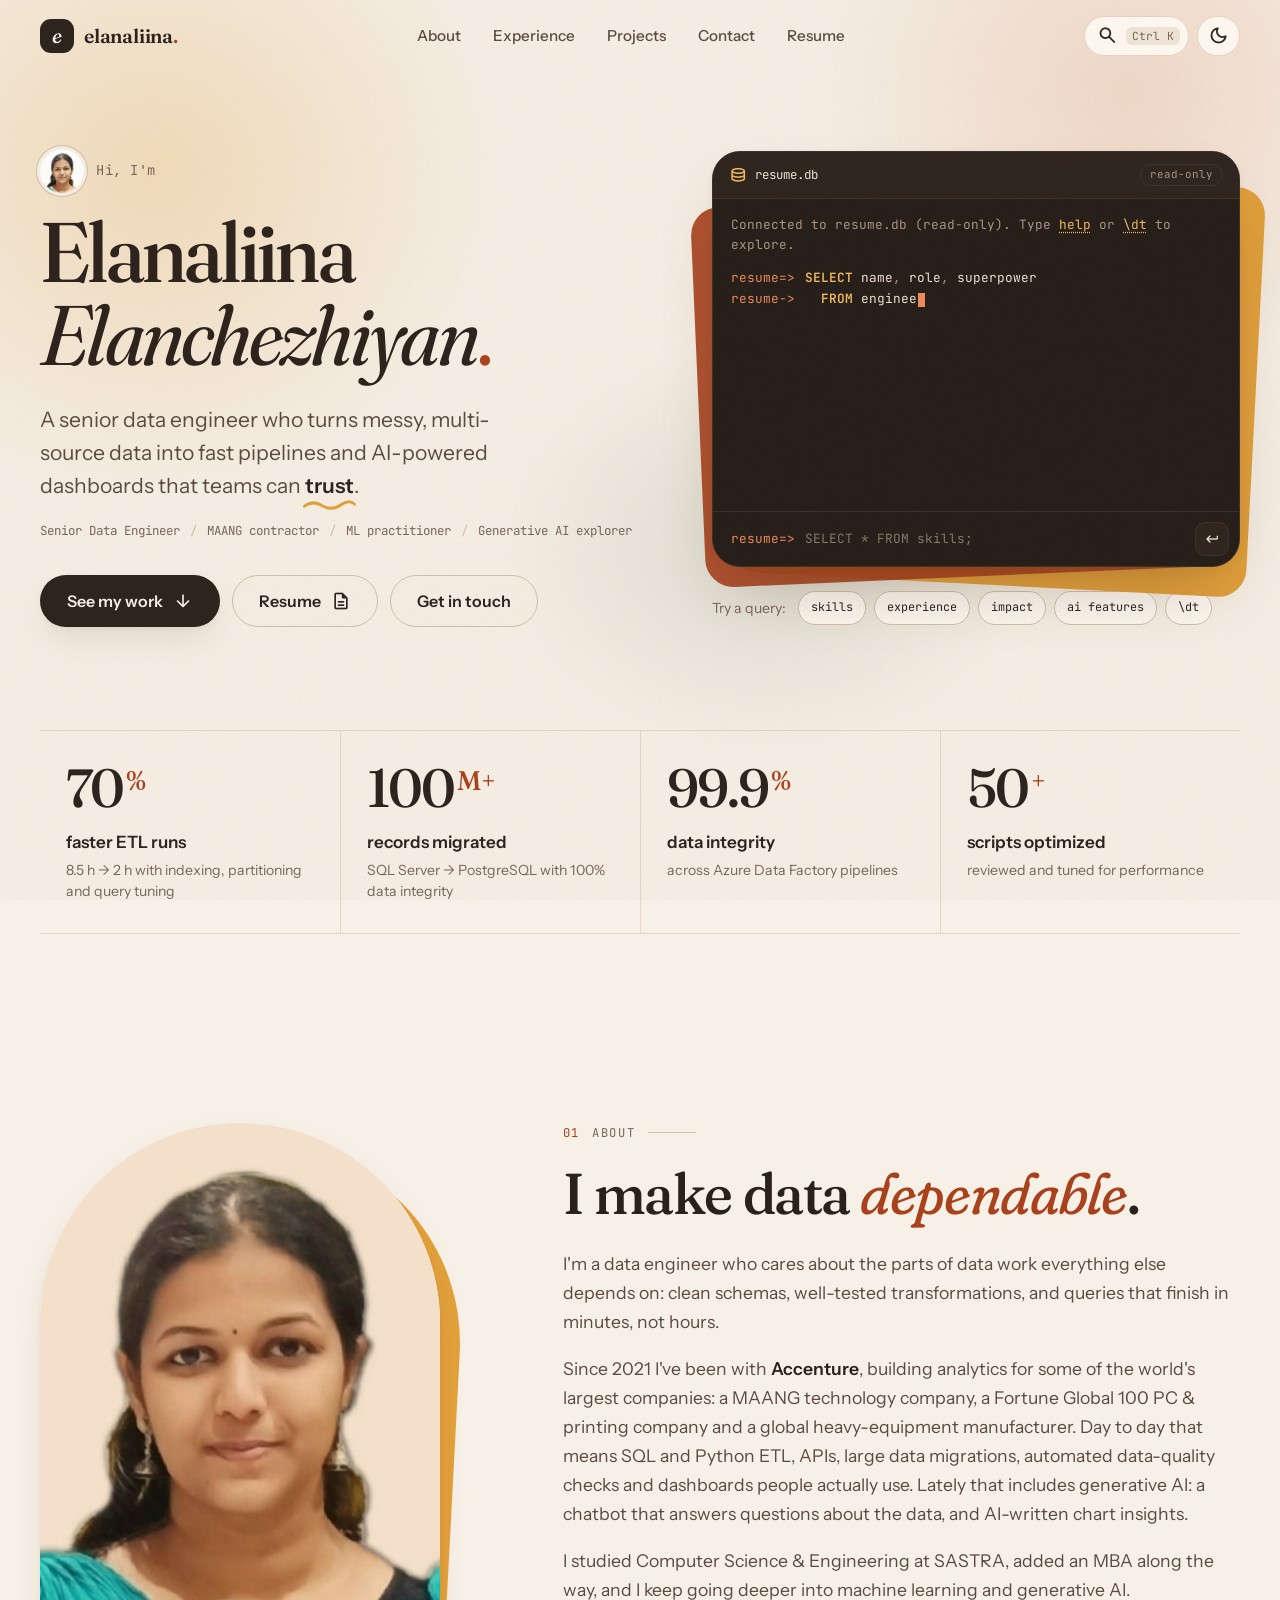
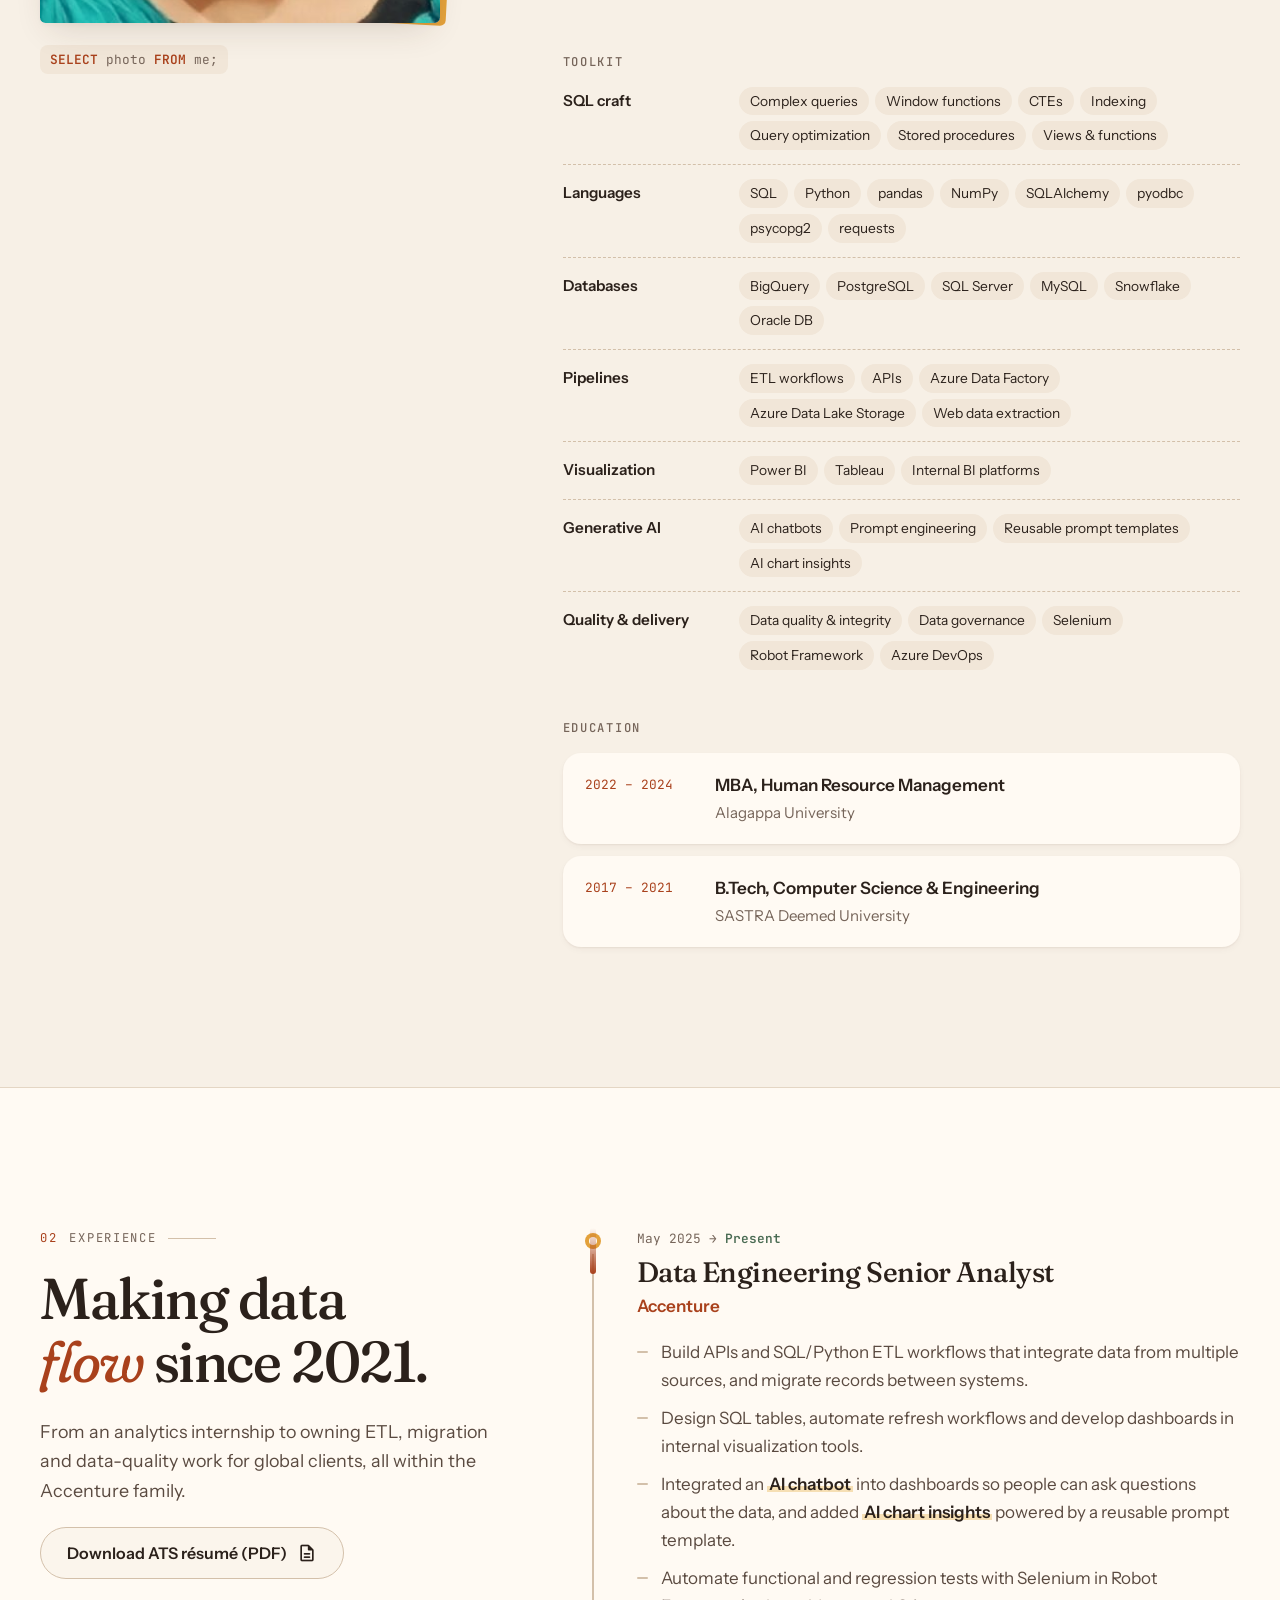
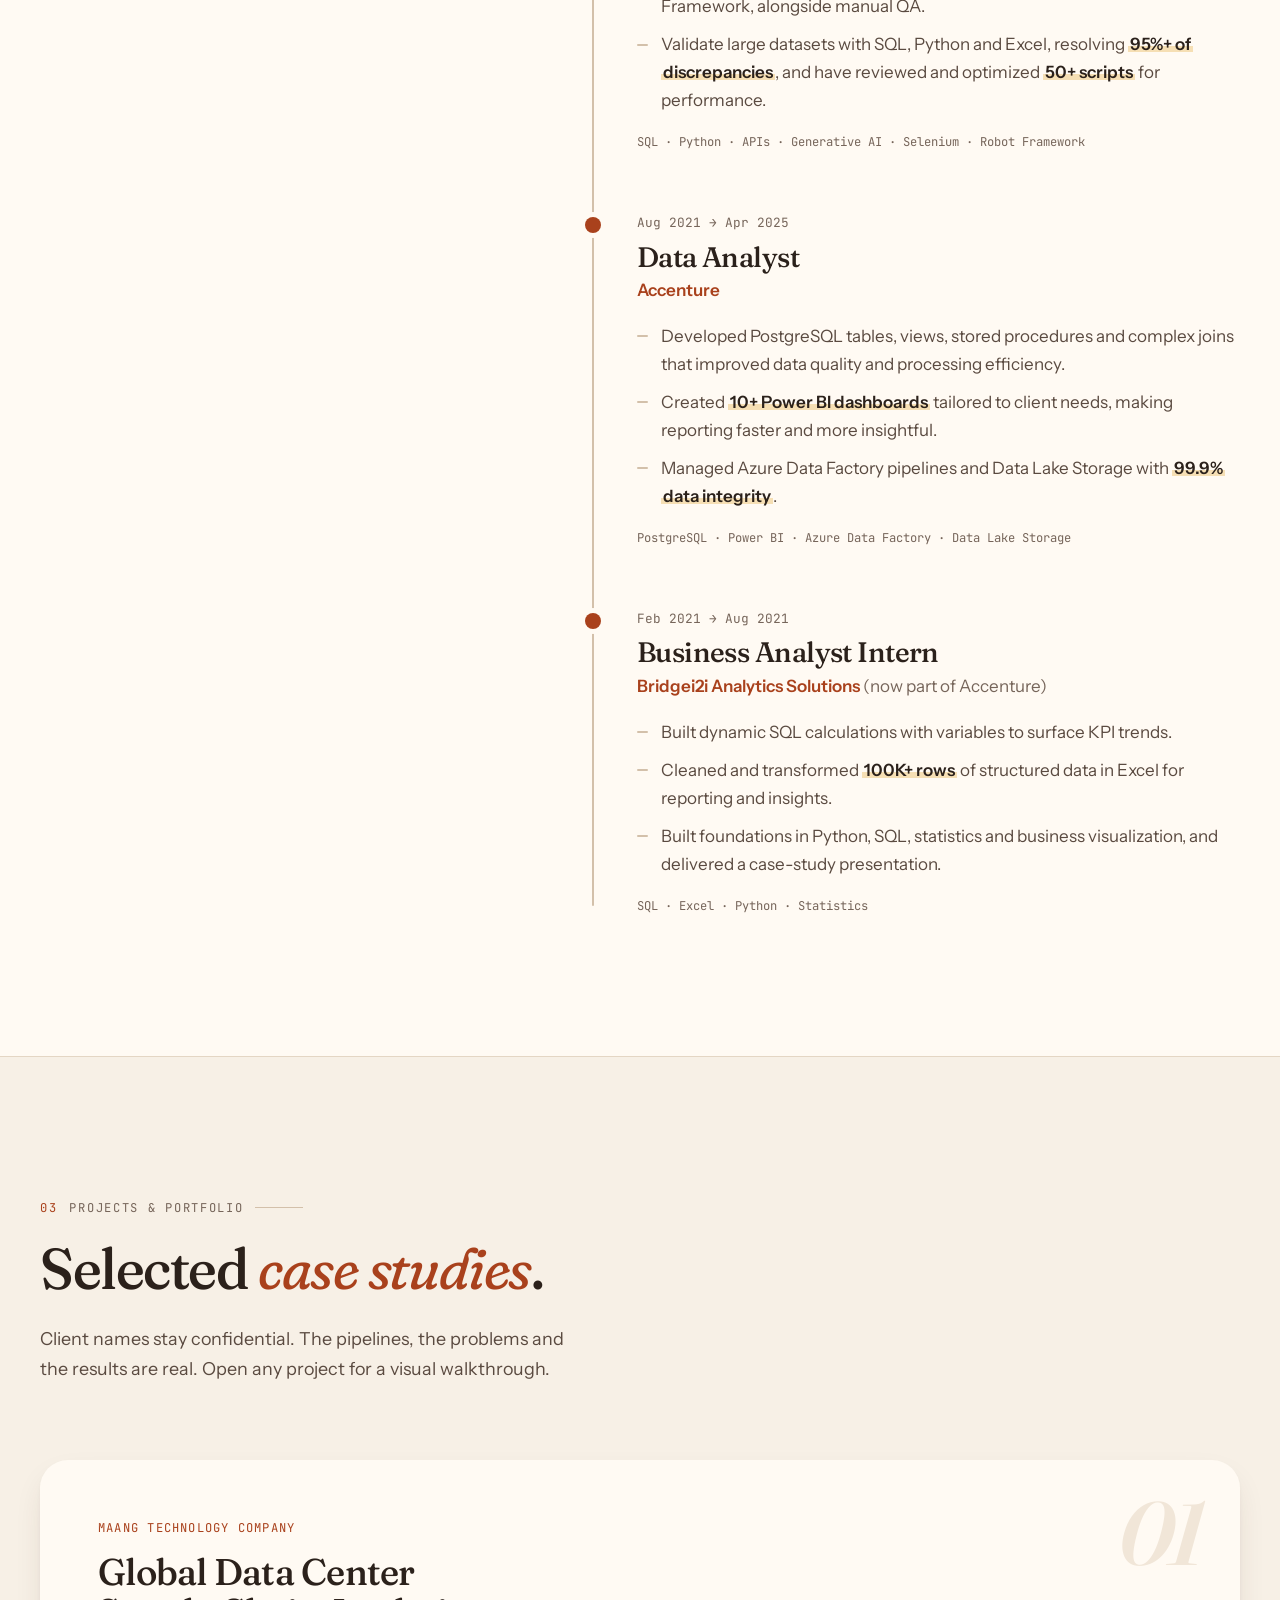
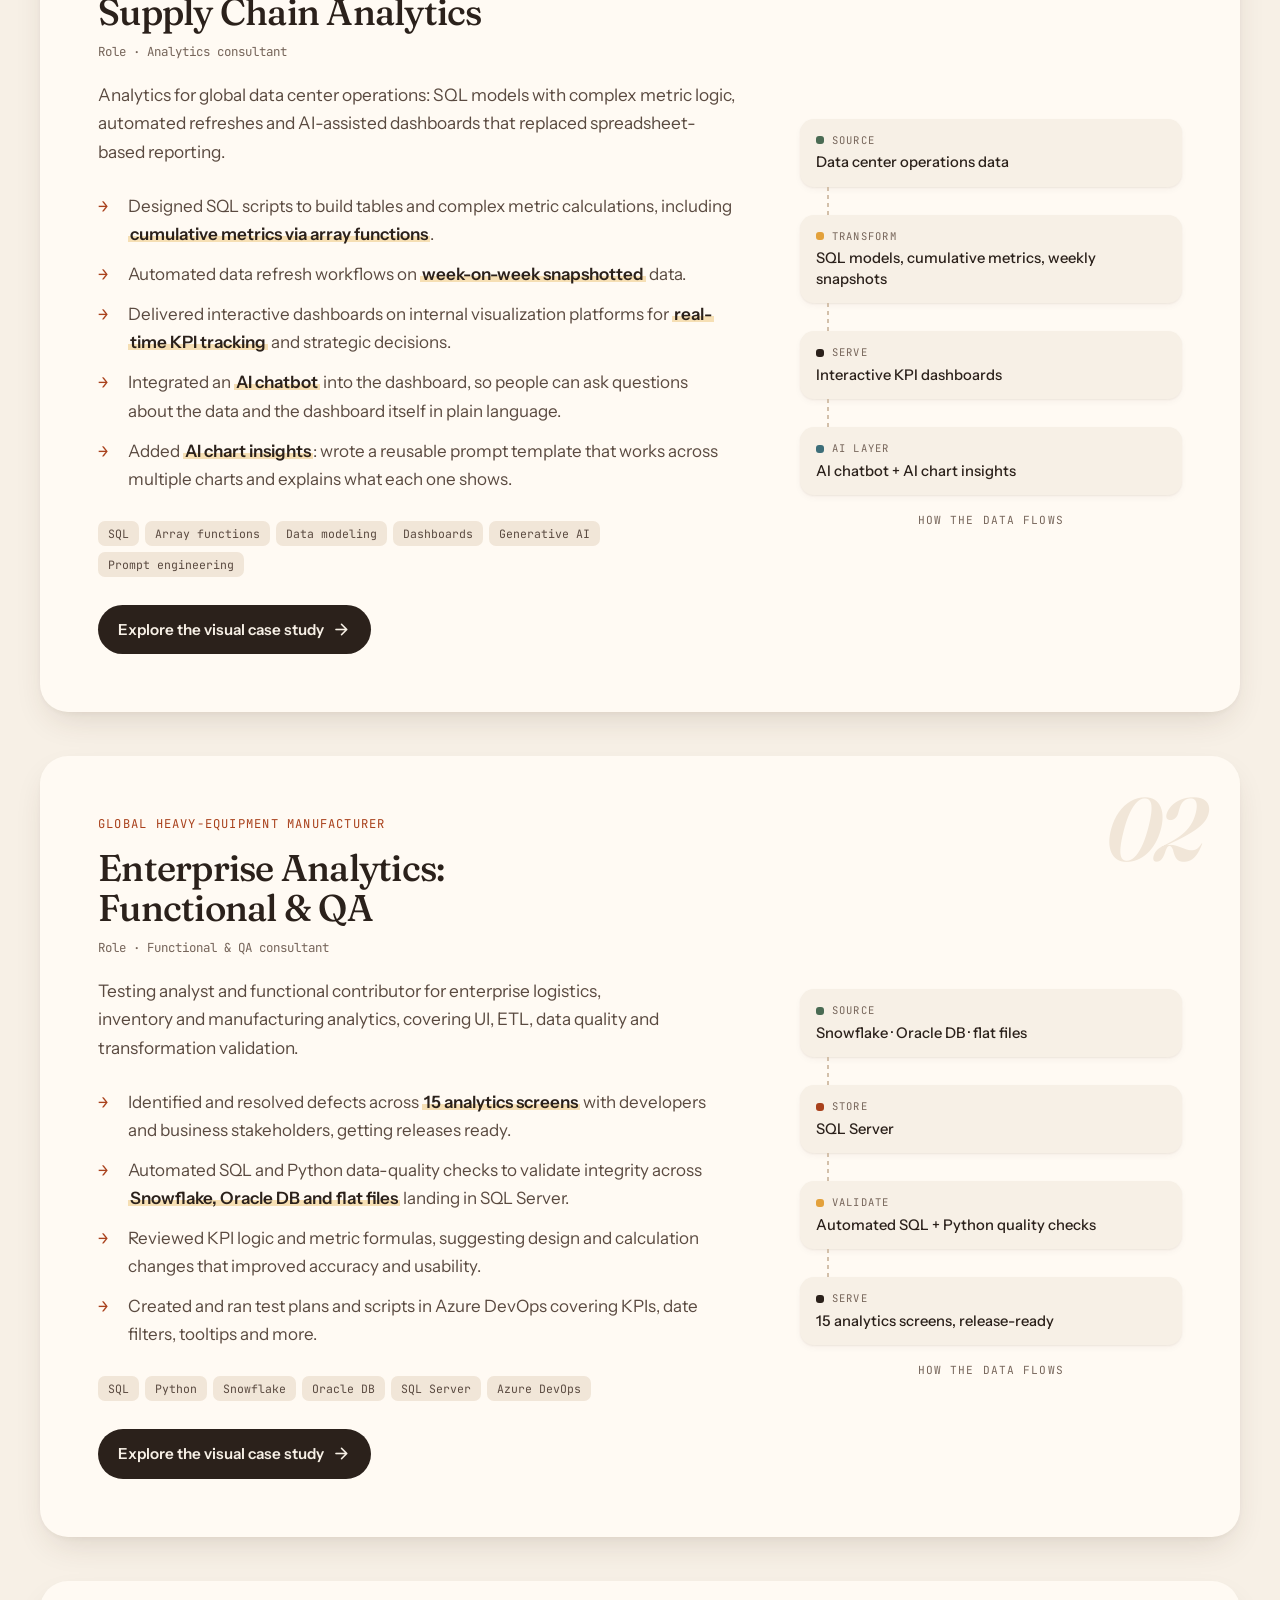
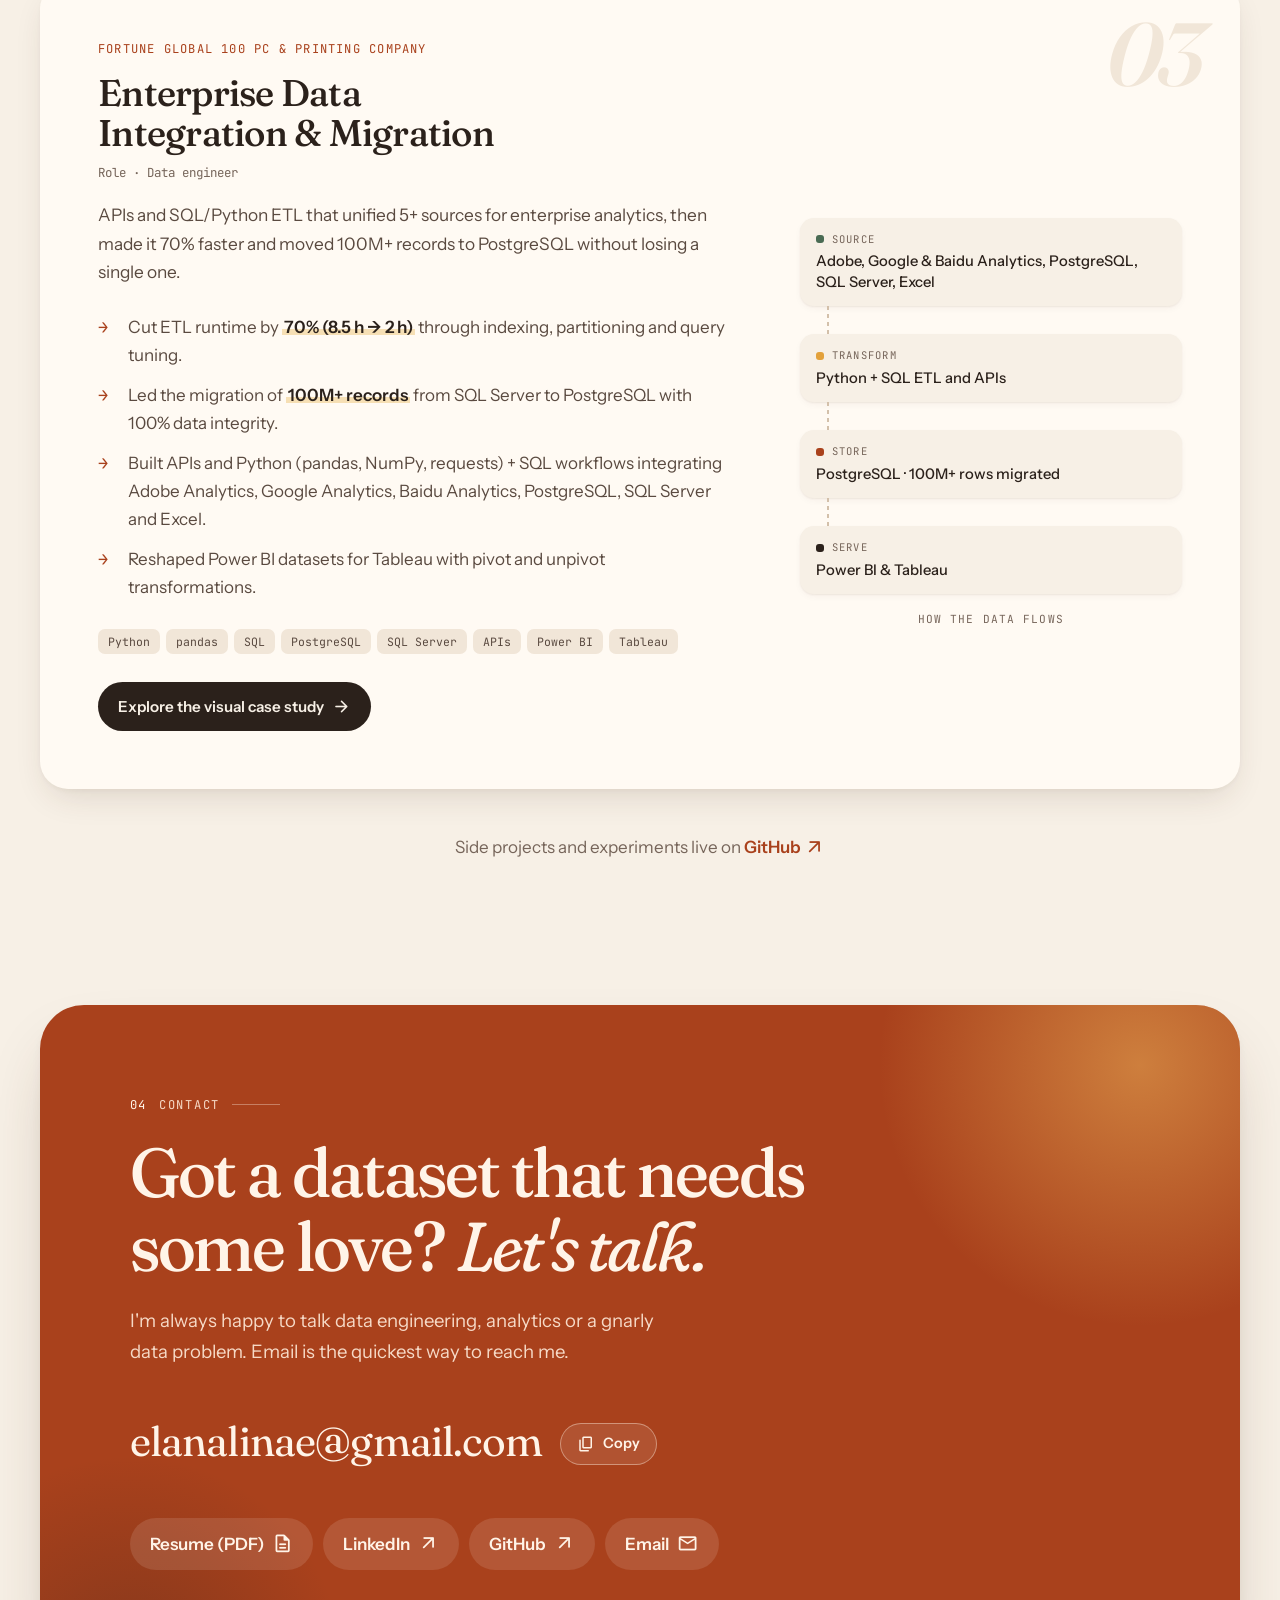
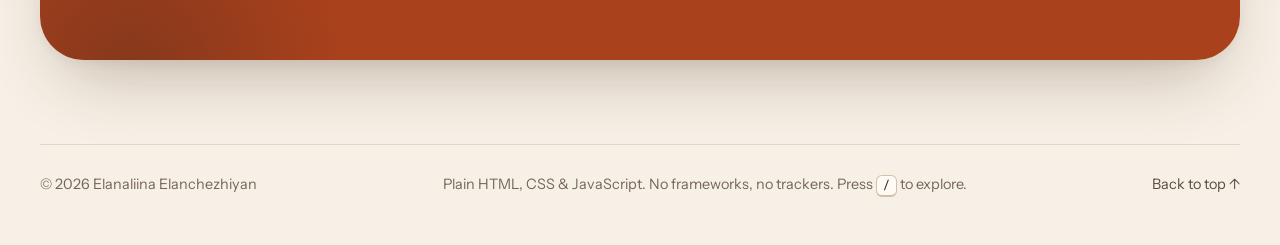
<file: index.html>
<!doctype html>
<html lang="en" data-theme="light">
<head>
  <meta charset="utf-8">
  <meta name="viewport" content="width=device-width, initial-scale=1, viewport-fit=cover">
  <title>Elanaliina Elanchezhiyan — Senior Data Engineer</title>
  <meta name="description" content="Senior data engineer building SQL &amp; Python ETL pipelines, large data migrations and AI-powered dashboards teams can trust. 70% faster ETL, 100M+ records migrated with 100% integrity.">
  <meta name="author" content="Elanaliina Elanchezhiyan">
  <link rel="canonical" href="https://elanalina.github.io/">
  <meta name="color-scheme" content="light dark">
  <meta name="theme-color" content="#F7F0E6">

  <!-- Social previews -->
  <meta property="og:type" content="profile">
  <meta property="profile:first_name" content="Elanaliina">
  <meta property="profile:last_name" content="Elanchezhiyan">
  <meta property="og:site_name" content="Elanaliina Elanchezhiyan">
  <meta property="og:url" content="https://elanalina.github.io/">
  <meta property="og:title" content="Elanaliina Elanchezhiyan — Senior Data Engineer">
  <meta property="og:description" content="I turn messy, multi-source data into fast pipelines and AI-powered dashboards teams can trust. Come query my résumé in SQL.">
  <meta property="og:image" content="https://elanalina.github.io/assets/img/og-image.jpg">
  <meta property="og:image:width" content="1200">
  <meta property="og:image:height" content="630">
  <meta property="og:image:alt" content="Elanaliina Elanchezhiyan, Senior Data Engineer, next to a SQL console querying a résumé">
  <meta name="twitter:card" content="summary_large_image">
  <meta name="twitter:title" content="Elanaliina Elanchezhiyan — Senior Data Engineer">
  <meta name="twitter:description" content="I turn messy, multi-source data into fast pipelines and AI-powered dashboards teams can trust. Come query my résumé in SQL.">
  <meta name="twitter:image" content="https://elanalina.github.io/assets/img/og-image.jpg">

  <link rel="icon" href="assets/img/favicon-48.png" type="image/png" sizes="48x48">
  <link rel="icon" href="assets/img/favicon.svg" type="image/svg+xml">
  <link rel="apple-touch-icon" href="assets/img/apple-touch-icon.png">

  <link rel="preconnect" href="https://fonts.googleapis.com">
  <link rel="preconnect" href="https://fonts.gstatic.com" crossorigin>
  <link rel="stylesheet" href="https://fonts.googleapis.com/css2?family=Fraunces:ital,opsz,wght,SOFT,WONK@0,9..144,300..800,0..100,0..1;1,9..144,300..800,0..100,0..1&amp;family=Instrument+Sans:ital,wdth,wght@0,75..100,400..700;1,75..100,400..700&amp;family=JetBrains+Mono:ital,wght@0,400..700;1,400..700&amp;display=swap">
  <link rel="stylesheet" href="https://fonts.googleapis.com/css2?family=Material+Symbols+Rounded:opsz,wght,FILL,GRAD@20..24,300..500,0..1,0&amp;icon_names=api,arrow_back,arrow_downward,arrow_forward,arrow_outward,bar_chart,bolt,bug_report,chat_bubble,check,checklist,close,content_copy,dark_mode,dashboard,data_object,database,description,donut_large,event_repeat,fact_check,filter_alt,functions,inventory_2,keyboard_return,light_mode,lock,mail,menu,merge,monitoring,pivot_table_chart,query_stats,rule,schema,search,send,show_chart,smart_toy,speed,storage,swap_horiz,sync_alt,table_chart,task_alt,timer,touch_app,trending_down,tune,verified,verified_user,view_quilt,wand_stars&amp;display=block">
  <link rel="stylesheet" href="assets/css/styles.css">

  <script>
    /* Pick the theme before first paint: ?theme= param, then saved choice, then the OS setting. */
    (function () {
      var root = document.documentElement, theme;
      try {
        theme = new URLSearchParams(location.search).get('theme') || localStorage.getItem('theme');
      } catch (e) {}
      if (theme !== 'dark' && theme !== 'light') {
        theme = window.matchMedia && matchMedia('(prefers-color-scheme: dark)').matches ? 'dark' : 'light';
      }
      root.setAttribute('data-theme', theme);
      root.classList.add('js');
    })();
  </script>

  <script type="application/ld+json">
  {
    "@context": "https://schema.org",
    "@type": "Person",
    "name": "Elanaliina Elanchezhiyan",
    "jobTitle": "Senior Data Engineer",
    "url": "https://elanalina.github.io/",
    "image": "https://elanalina.github.io/assets/img/elanaliina.jpg",
    "worksFor": { "@type": "Organization", "name": "Accenture" },
    "alumniOf": [
      { "@type": "CollegeOrUniversity", "name": "SASTRA Deemed University" },
      { "@type": "CollegeOrUniversity", "name": "Alagappa University" }
    ],
    "knowsAbout": ["Data engineering", "SQL", "Python", "ETL", "PostgreSQL", "BigQuery", "Power BI", "Data quality", "Machine learning", "Generative AI", "Prompt engineering", "AI chatbots"],
    "sameAs": ["https://www.linkedin.com/in/ela-naliina-lakshmi/", "https://github.com/elanalina"]
  }
  </script>

  <script src="assets/js/data.js" defer></script>
  <script src="assets/js/sql.js" defer></script>
  <script src="assets/js/main.js" defer></script>
</head>
<body>
  <a class="skip-link" href="#main">Skip to content</a>
  <div class="grain" aria-hidden="true"></div>

  <!-- ============================== Header ============================== -->
  <header class="site-header" id="top">
    <div class="container header-inner">
      <a class="brand" href="#top" aria-label="Elanaliina Elanchezhiyan, back to top">
        <span class="brand__mark" aria-hidden="true">e</span>
        <span class="brand__name" aria-hidden="true">elanaliina<span class="brand__dot">.</span></span>
      </a>

      <nav class="site-nav" id="site-nav" aria-label="Primary">
        <ul>
          <li><a href="#about">About</a></li>
          <li><a href="#experience">Experience</a></li>
          <li><a href="#projects">Projects</a></li>
          <li><a href="#contact">Contact</a></li>
          <li><a href="Elanaliina_Elanchezhiyan_Resume.pdf" target="_blank" rel="noopener">Resume</a></li>
        </ul>
      </nav>

      <div class="header-actions">
        <button class="kbd-btn" id="palette-open" type="button" aria-label="Open command palette" aria-haspopup="dialog">
          <span class="ms" aria-hidden="true">search</span>
          <kbd class="kbd-hint">⌘K</kbd>
        </button>
        <button class="icon-btn" id="theme-toggle" type="button" aria-label="Switch to dark theme">
          <span class="ms theme-icon theme-icon--dark" aria-hidden="true">dark_mode</span>
          <span class="ms theme-icon theme-icon--light" aria-hidden="true">light_mode</span>
        </button>
        <button class="icon-btn menu-btn" id="menu-toggle" type="button" aria-controls="site-nav" aria-expanded="false" aria-label="Open menu">
          <span class="ms" aria-hidden="true">menu</span>
        </button>
      </div>
    </div>
  </header>

  <main id="main">
    <!-- ============================== Hero ============================== -->
    <section class="hero" id="home" aria-labelledby="hero-title">
      <div class="hero__glow" aria-hidden="true"></div>
      <div class="container hero__grid">
        <div class="hero__intro">
          <p class="hero__hello reveal">
            <img class="hero__avatar" src="assets/img/elanaliina.jpg" alt="" width="44" height="44">
            <span>Hi, I'm</span>
          </p>
          <h1 class="hero__title reveal" id="hero-title" style="--d: .08s">
            <span class="hero__first">Elanaliina</span>
            <span class="hero__last">Elanchezhiyan<span class="accent-dot">.</span></span>
          </h1>
          <p class="hero__lede reveal" style="--d: .16s">
            A senior data engineer who turns messy, multi-source data into fast pipelines and AI-powered dashboards that teams can
            <span class="squiggle">trust<svg viewBox="0 0 100 12" preserveAspectRatio="none" aria-hidden="true" focusable="false"><path pathLength="1" d="M2 8.5 C 14 3, 24 3, 36 7.5 S 60 11.5, 72 6.5 S 92 2.5, 98 6"/></svg></span>.
          </p>
          <p class="hero__meta reveal" style="--d: .22s">
            <span>Senior Data Engineer</span><span aria-hidden="true">/</span><span>MAANG contractor</span><span aria-hidden="true">/</span><span>ML practitioner</span><span aria-hidden="true">/</span><span>Generative AI explorer</span>
          </p>
          <div class="hero__cta reveal" style="--d: .28s">
            <a class="btn btn--primary" href="#projects">See my work <span class="ms" aria-hidden="true">arrow_downward</span></a>
            <a class="btn btn--ghost" href="Elanaliina_Elanchezhiyan_Resume.pdf" target="_blank" rel="noopener">Resume <span class="ms" aria-hidden="true">description</span></a>
            <a class="btn btn--ghost" href="#contact">Get in touch</a>
          </div>
        </div>

        <div class="hero__console reveal" style="--d: .2s">
          <div class="console-stage">
            <div class="console" id="console">
              <div class="console__bar">
                <span class="console__title"><span class="ms" aria-hidden="true">database</span>resume.db</span>
                <span class="console__tag">read-only</span>
              </div>
              <div class="console__screen" id="console-screen" role="region" aria-label="SQL console output" tabindex="0">
                <!-- Static fallback, replaced by an interactive console when JavaScript runs. -->
                <div class="cecho">
                  <div class="cline"><span class="cps">resume=&gt;</span><code class="ccode"><span class="tok-kw">SELECT</span> name, role, superpower</code></div>
                  <div class="cline"><span class="cps">resume-&gt;</span><code class="ccode">  <span class="tok-kw">FROM</span> engineers</code></div>
                  <div class="cline"><span class="cps">resume-&gt;</span><code class="ccode"> <span class="tok-kw">WHERE</span> handle <span class="tok-punct">=</span> <span class="tok-str">'elanalina'</span><span class="tok-punct">;</span></code></div>
                </div>
                <div class="cresult">
                  <div class="cresult__scroll">
                    <table class="ctable ctable--x">
                      <caption>-[ RECORD 1 ]-</caption>
                      <tbody>
                        <tr><th scope="row">name</th><td>Elanaliina Elanchezhiyan</td></tr>
                        <tr><th scope="row">role</th><td>Senior Data Engineer</td></tr>
                        <tr><th scope="row">superpower</th><td>making slow queries fast</td></tr>
                      </tbody>
                    </table>
                  </div>
                  <div class="cfoot">(1 row)</div>
                </div>
              </div>
              <form class="console__prompt" id="console-form" autocomplete="off">
                <label class="sr-only" for="console-input">Type a SQL query about my résumé</label>
                <span class="cps" aria-hidden="true">resume=&gt;</span>
                <input id="console-input" name="q" type="text" spellcheck="false" autocapitalize="off" autocorrect="off" enterkeyhint="go" placeholder="SELECT * FROM skills;">
                <button class="console__run" type="submit" aria-label="Run query"><span class="ms" aria-hidden="true">keyboard_return</span></button>
              </form>
              <p class="sr-only" id="console-status" aria-live="polite"></p>
            </div>
          </div>
          <div class="console-chips">
            <span class="console-chips__label">Try a query:</span>
            <button class="chip" type="button" data-query="SELECT * FROM skills WHERE category = 'Databases';">skills</button>
            <button class="chip" type="button" data-query="SELECT title, company, start_date FROM experience ORDER BY start_date DESC;">experience</button>
            <button class="chip" type="button" data-query="SELECT metric, value FROM impact WHERE value > 50;">impact</button>
            <button class="chip" type="button" data-query="SELECT * FROM ai_features;">ai features</button>
            <button class="chip" type="button" data-query="\dt">\dt</button>
          </div>
        </div>
      </div>
    </section>

    <!-- ============================== Impact ============================== -->
    <section class="impact" aria-label="Impact in numbers">
      <div class="container">
        <ul class="impact__grid">
          <li class="impact__item reveal">
            <span class="impact__num"><span data-count="70">70</span><small>%</small></span>
            <span class="impact__label">faster ETL runs</span>
            <span class="impact__ctx">8.5 h → 2 h with indexing, partitioning and query tuning</span>
          </li>
          <li class="impact__item reveal" style="--d: .08s">
            <span class="impact__num"><span data-count="100">100</span><small>M+</small></span>
            <span class="impact__label">records migrated</span>
            <span class="impact__ctx">SQL Server → PostgreSQL with 100% data integrity</span>
          </li>
          <li class="impact__item reveal" style="--d: .16s">
            <span class="impact__num"><span data-count="99.9">99.9</span><small>%</small></span>
            <span class="impact__label">data integrity</span>
            <span class="impact__ctx">across Azure Data Factory pipelines</span>
          </li>
          <li class="impact__item reveal" style="--d: .24s">
            <span class="impact__num"><span data-count="50">50</span><small>+</small></span>
            <span class="impact__label">scripts optimized</span>
            <span class="impact__ctx">reviewed and tuned for performance</span>
          </li>
        </ul>
      </div>
    </section>

    <!-- ============================== About ============================== -->
    <section class="section about" id="about" aria-labelledby="about-title">
      <div class="container about__grid">
        <div class="about__portrait reveal">
          <figure class="portrait">
            <div class="portrait__frame">
              <img src="assets/img/elanaliina.jpg" alt="Portrait of Elanaliina Elanchezhiyan" width="524" height="523" loading="lazy" decoding="async">
            </div>
            <figcaption class="portrait__caption"><code><span class="tok-kw">SELECT</span> photo <span class="tok-kw">FROM</span> me<span class="tok-punct">;</span></code></figcaption>
          </figure>
        </div>

        <div class="about__content">
          <p class="eyebrow reveal"><span>01</span>About</p>
          <h2 class="section-title reveal" id="about-title">I make data <em>dependable</em>.</h2>
          <div class="prose reveal">
            <p>I'm a data engineer who cares about the parts of data work everything else depends on: clean schemas, well-tested transformations, and queries that finish in minutes, not hours.</p>
            <p>Since 2021 I've been with <strong>Accenture</strong>, building analytics for some of the world's largest companies: a MAANG technology company, a Fortune Global 100 PC &amp; printing company and a global heavy-equipment manufacturer. Day to day that means SQL and Python ETL, APIs, large data migrations, automated data-quality checks and dashboards people actually use. Lately that includes generative AI: a chatbot that answers questions about the data, and AI-written chart insights.</p>
            <p>I studied Computer Science &amp; Engineering at SASTRA, added an MBA along the way, and I keep going deeper into machine learning and generative AI.</p>
          </div>

          <div class="toolkit reveal">
            <h3 class="mini-title">Toolkit</h3>
            <dl class="toolkit__list">
              <div class="toolkit__row">
                <dt>SQL craft</dt>
                <dd><ul class="chips"><li>Complex queries</li><li>Window functions</li><li>CTEs</li><li>Indexing</li><li>Query optimization</li><li>Stored procedures</li><li>Views &amp; functions</li></ul></dd>
              </div>
              <div class="toolkit__row">
                <dt>Languages</dt>
                <dd><ul class="chips"><li>SQL</li><li>Python</li><li>pandas</li><li>NumPy</li><li>SQLAlchemy</li><li>pyodbc</li><li>psycopg2</li><li>requests</li></ul></dd>
              </div>
              <div class="toolkit__row">
                <dt>Databases</dt>
                <dd><ul class="chips"><li>BigQuery</li><li>PostgreSQL</li><li>SQL Server</li><li>MySQL</li><li>Snowflake</li><li>Oracle DB</li></ul></dd>
              </div>
              <div class="toolkit__row">
                <dt>Pipelines</dt>
                <dd><ul class="chips"><li>ETL workflows</li><li>APIs</li><li>Azure Data Factory</li><li>Azure Data Lake Storage</li><li>Web data extraction</li></ul></dd>
              </div>
              <div class="toolkit__row">
                <dt>Visualization</dt>
                <dd><ul class="chips"><li>Power BI</li><li>Tableau</li><li>Internal BI platforms</li></ul></dd>
              </div>
              <div class="toolkit__row">
                <dt>Generative AI</dt>
                <dd><ul class="chips"><li>AI chatbots</li><li>Prompt engineering</li><li>Reusable prompt templates</li><li>AI chart insights</li></ul></dd>
              </div>
              <div class="toolkit__row">
                <dt>Quality &amp; delivery</dt>
                <dd><ul class="chips"><li>Data quality &amp; integrity</li><li>Data governance</li><li>Selenium</li><li>Robot Framework</li><li>Azure DevOps</li></ul></dd>
              </div>
            </dl>
          </div>

          <div class="education reveal">
            <h3 class="mini-title">Education</h3>
            <ul class="edu">
              <li>
                <span class="edu__years">2022 – 2024</span>
                <span class="edu__degree">MBA, Human Resource Management</span>
                <span class="edu__school">Alagappa University</span>
              </li>
              <li>
                <span class="edu__years">2017 – 2021</span>
                <span class="edu__degree">B.Tech, Computer Science &amp; Engineering</span>
                <span class="edu__school">SASTRA Deemed University</span>
              </li>
            </ul>
          </div>
        </div>
      </div>
    </section>

    <!-- ============================== Experience ============================== -->
    <section class="section experience" id="experience" aria-labelledby="experience-title">
      <div class="container split">
        <header class="split__head">
          <p class="eyebrow reveal"><span>02</span>Experience</p>
          <h2 class="section-title reveal" id="experience-title">Making data <em>flow</em> since 2021.</h2>
          <p class="section-lede reveal">From an analytics internship to owning ETL, migration and data-quality work for global clients, all within the Accenture family.</p>
          <p class="reveal" style="--d: .12s; margin-top: 22px;"><a class="btn btn--ghost" href="Elanaliina_Elanchezhiyan_Resume.pdf" target="_blank" rel="noopener">Download ATS résumé (PDF) <span class="ms" aria-hidden="true">description</span></a></p>
        </header>

        <ol class="timeline">
          <li class="job job--current reveal">
            <span class="job__node" aria-hidden="true"></span>
            <p class="job__when"><time datetime="2025-05">May 2025</time><span aria-hidden="true">→</span><span class="job__now">Present</span></p>
            <h3 class="job__title">Data Engineering Senior Analyst</h3>
            <p class="job__org">Accenture</p>
            <ul class="job__points">
              <li>Build APIs and SQL/Python ETL workflows that integrate data from multiple sources, and migrate records between systems.</li>
              <li>Design SQL tables, automate refresh workflows and develop dashboards in internal visualization tools.</li>
              <li>Integrated an <span class="hl">AI chatbot</span> into dashboards so people can ask questions about the data, and added <span class="hl">AI chart insights</span> powered by a reusable prompt template.</li>
              <li>Automate functional and regression tests with Selenium in Robot Framework, alongside manual QA.</li>
              <li>Validate large datasets with SQL, Python and Excel, resolving <span class="hl">95%+ of discrepancies</span>, and have reviewed and optimized <span class="hl">50+ scripts</span> for performance.</li>
            </ul>
            <p class="job__stack">SQL · Python · APIs · Generative AI · Selenium · Robot Framework</p>
          </li>

          <li class="job reveal">
            <span class="job__node" aria-hidden="true"></span>
            <p class="job__when"><time datetime="2021-08">Aug 2021</time><span aria-hidden="true">→</span><time datetime="2025-04">Apr 2025</time></p>
            <h3 class="job__title">Data Analyst</h3>
            <p class="job__org">Accenture</p>
            <ul class="job__points">
              <li>Developed PostgreSQL tables, views, stored procedures and complex joins that improved data quality and processing efficiency.</li>
              <li>Created <span class="hl">10+ Power BI dashboards</span> tailored to client needs, making reporting faster and more insightful.</li>
              <li>Managed Azure Data Factory pipelines and Data Lake Storage with <span class="hl">99.9% data integrity</span>.</li>
            </ul>
            <p class="job__stack">PostgreSQL · Power BI · Azure Data Factory · Data Lake Storage</p>
          </li>

          <li class="job reveal">
            <span class="job__node" aria-hidden="true"></span>
            <p class="job__when"><time datetime="2021-02">Feb 2021</time><span aria-hidden="true">→</span><time datetime="2021-08">Aug 2021</time></p>
            <h3 class="job__title">Business Analyst Intern</h3>
            <p class="job__org">Bridgei2i Analytics Solutions <span class="job__aside">(now part of Accenture)</span></p>
            <ul class="job__points">
              <li>Built dynamic SQL calculations with variables to surface KPI trends.</li>
              <li>Cleaned and transformed <span class="hl">100K+ rows</span> of structured data in Excel for reporting and insights.</li>
              <li>Built foundations in Python, SQL, statistics and business visualization, and delivered a case-study presentation.</li>
            </ul>
            <p class="job__stack">SQL · Excel · Python · Statistics</p>
          </li>
        </ol>
      </div>
    </section>

    <!-- ============================== Projects ============================== -->
    <section class="section projects" id="projects" aria-labelledby="projects-title">
      <div class="container">
        <header class="section-head">
          <p class="eyebrow reveal"><span>03</span>Projects &amp; portfolio</p>
          <h2 class="section-title reveal" id="projects-title">Selected <em>case studies</em>.</h2>
          <p class="section-lede reveal">Client names stay confidential. The pipelines, the problems and the results are real. Open any project for a visual walkthrough.</p>
        </header>

        <div class="cases">
          <!-- Case 01 -->
          <article class="case reveal" aria-labelledby="case-1-title">
            <span class="case__index" aria-hidden="true">01</span>
            <div class="case__text">
              <p class="case__client">MAANG technology company</p>
              <h3 class="case__title" id="case-1-title" style="view-transition-name: case-title-1"><a class="case__link" href="projects/data-center-analytics.html">Global Data Center Supply Chain Analytics</a></h3>
              <p class="case__role">Role · Analytics consultant</p>
              <p class="case__summary">Analytics for global data center operations: SQL models with complex metric logic, automated refreshes and AI-assisted dashboards that replaced spreadsheet-based reporting.</p>
              <ul class="case__outcomes">
                <li>Designed SQL scripts to build tables and complex metric calculations, including <span class="hl">cumulative metrics via array functions</span>.</li>
                <li>Automated data refresh workflows on <span class="hl">week-on-week snapshotted</span> data.</li>
                <li>Delivered interactive dashboards on internal visualization platforms for <span class="hl">real-time KPI tracking</span> and strategic decisions.</li>
                <li>Integrated an <span class="hl">AI chatbot</span> into the dashboard, so people can ask questions about the data and the dashboard itself in plain language.</li>
                <li>Added <span class="hl">AI chart insights</span>: wrote a reusable prompt template that works across multiple charts and explains what each one shows.</li>
              </ul>
              <ul class="tags" aria-label="Skills used">
                <li>SQL</li><li>Array functions</li><li>Data modeling</li><li>Dashboards</li><li>Generative AI</li><li>Prompt engineering</li>
              </ul>
              <span class="case__cta" aria-hidden="true">Explore the visual case study <span class="ms">arrow_forward</span></span>
            </div>
            <figure class="case__flow">
              <ol class="flow" aria-label="Data flow">
                <li class="flow__node flow__node--source" style="--i: 0"><span class="flow__stage">source</span><span class="flow__label">Data center operations data</span></li>
                <li class="flow__node flow__node--transform" style="--i: 1"><span class="flow__stage">transform</span><span class="flow__label">SQL models, cumulative metrics, weekly snapshots</span></li>
                <li class="flow__node flow__node--serve" style="--i: 2"><span class="flow__stage">serve</span><span class="flow__label">Interactive KPI dashboards</span></li>
                <li class="flow__node flow__node--ai" style="--i: 3"><span class="flow__stage">ai layer</span><span class="flow__label">AI chatbot + AI chart insights</span></li>
              </ol>
              <figcaption>How the data flows</figcaption>
            </figure>
          </article>

          <!-- Case 02 -->
          <article class="case reveal" aria-labelledby="case-2-title">
            <span class="case__index" aria-hidden="true">02</span>
            <div class="case__text">
              <p class="case__client">Global heavy-equipment manufacturer</p>
              <h3 class="case__title" id="case-2-title" style="view-transition-name: case-title-2"><a class="case__link" href="projects/enterprise-analytics-qa.html">Enterprise Analytics: Functional &amp; QA</a></h3>
              <p class="case__role">Role · Functional &amp; QA consultant</p>
              <p class="case__summary">Testing analyst and functional contributor for enterprise logistics, inventory and manufacturing analytics, covering UI, ETL, data quality and transformation validation.</p>
              <ul class="case__outcomes">
                <li>Identified and resolved defects across <span class="hl">15 analytics screens</span> with developers and business stakeholders, getting releases ready.</li>
                <li>Automated SQL and Python data-quality checks to validate integrity across <span class="hl">Snowflake, Oracle DB and flat files</span> landing in SQL Server.</li>
                <li>Reviewed KPI logic and metric formulas, suggesting design and calculation changes that improved accuracy and usability.</li>
                <li>Created and ran test plans and scripts in Azure DevOps covering KPIs, date filters, tooltips and more.</li>
              </ul>
              <ul class="tags" aria-label="Skills used">
                <li>SQL</li><li>Python</li><li>Snowflake</li><li>Oracle DB</li><li>SQL Server</li><li>Azure DevOps</li>
              </ul>
              <span class="case__cta" aria-hidden="true">Explore the visual case study <span class="ms">arrow_forward</span></span>
            </div>
            <figure class="case__flow">
              <ol class="flow" aria-label="Data flow">
                <li class="flow__node flow__node--source" style="--i: 0"><span class="flow__stage">source</span><span class="flow__label">Snowflake · Oracle DB · flat files</span></li>
                <li class="flow__node flow__node--store" style="--i: 1"><span class="flow__stage">store</span><span class="flow__label">SQL Server</span></li>
                <li class="flow__node flow__node--transform" style="--i: 2"><span class="flow__stage">validate</span><span class="flow__label">Automated SQL + Python quality checks</span></li>
                <li class="flow__node flow__node--serve" style="--i: 3"><span class="flow__stage">serve</span><span class="flow__label">15 analytics screens, release-ready</span></li>
              </ol>
              <figcaption>How the data flows</figcaption>
            </figure>
          </article>

          <!-- Case 03 -->
          <article class="case reveal" aria-labelledby="case-3-title">
            <span class="case__index" aria-hidden="true">03</span>
            <div class="case__text">
              <p class="case__client">Fortune Global 100 PC &amp; printing company</p>
              <h3 class="case__title" id="case-3-title" style="view-transition-name: case-title-3"><a class="case__link" href="projects/data-integration-migration.html">Enterprise Data Integration &amp; Migration</a></h3>
              <p class="case__role">Role · Data engineer</p>
              <p class="case__summary">APIs and SQL/Python ETL that unified 5+ sources for enterprise analytics, then made it 70% faster and moved 100M+ records to PostgreSQL without losing a single one.</p>
              <ul class="case__outcomes">
                <li>Cut ETL runtime by <span class="hl">70% (8.5 h → 2 h)</span> through indexing, partitioning and query tuning.</li>
                <li>Led the migration of <span class="hl">100M+ records</span> from SQL Server to PostgreSQL with 100% data integrity.</li>
                <li>Built APIs and Python (pandas, NumPy, requests) + SQL workflows integrating Adobe Analytics, Google Analytics, Baidu Analytics, PostgreSQL, SQL Server and Excel.</li>
                <li>Reshaped Power BI datasets for Tableau with pivot and unpivot transformations.</li>
              </ul>
              <ul class="tags" aria-label="Skills used">
                <li>Python</li><li>pandas</li><li>SQL</li><li>PostgreSQL</li><li>SQL Server</li><li>APIs</li><li>Power BI</li><li>Tableau</li>
              </ul>
              <span class="case__cta" aria-hidden="true">Explore the visual case study <span class="ms">arrow_forward</span></span>
            </div>
            <figure class="case__flow">
              <ol class="flow" aria-label="Data flow">
                <li class="flow__node flow__node--source" style="--i: 0"><span class="flow__stage">source</span><span class="flow__label">Adobe, Google &amp; Baidu Analytics, PostgreSQL, SQL Server, Excel</span></li>
                <li class="flow__node flow__node--transform" style="--i: 1"><span class="flow__stage">transform</span><span class="flow__label">Python + SQL ETL and APIs</span></li>
                <li class="flow__node flow__node--store" style="--i: 2"><span class="flow__stage">store</span><span class="flow__label">PostgreSQL · 100M+ rows migrated</span></li>
                <li class="flow__node flow__node--serve" style="--i: 3"><span class="flow__stage">serve</span><span class="flow__label">Power BI &amp; Tableau</span></li>
              </ol>
              <figcaption>How the data flows</figcaption>
            </figure>
          </article>
        </div>

        <p class="projects__more reveal">Side projects and experiments live on <a href="https://github.com/elanalina" target="_blank" rel="noopener">GitHub <span class="ms" aria-hidden="true">arrow_outward</span></a></p>
      </div>
    </section>

    <!-- ============================== Contact ============================== -->
    <section class="contact" id="contact" aria-labelledby="contact-title">
      <div class="container">
        <div class="contact__card reveal">
          <p class="eyebrow"><span>04</span>Contact</p>
          <h2 class="contact__title" id="contact-title">Got a dataset that needs some love? <em>Let's talk.</em></h2>
          <p class="contact__text">I'm always happy to talk data engineering, analytics or a gnarly data problem. Email is the quickest way to reach me.</p>
          <div class="contact__email">
            <a class="contact__address" href="mailto:elanalinae@gmail.com">elanalinae@gmail.com</a>
            <button class="copy-btn" type="button" data-copy-email>
              <span class="ms" aria-hidden="true">content_copy</span><span class="copy-btn__label">Copy</span>
            </button>
          </div>
          <ul class="contact__links">
            <li><a href="Elanaliina_Elanchezhiyan_Resume.pdf" target="_blank" rel="noopener">Resume (PDF) <span class="ms" aria-hidden="true">description</span></a></li>
            <li><a href="https://www.linkedin.com/in/ela-naliina-lakshmi/" target="_blank" rel="noopener">LinkedIn <span class="ms" aria-hidden="true">arrow_outward</span></a></li>
            <li><a href="https://github.com/elanalina" target="_blank" rel="noopener">GitHub <span class="ms" aria-hidden="true">arrow_outward</span></a></li>
            <li><a href="mailto:elanalinae@gmail.com">Email <span class="ms" aria-hidden="true">mail</span></a></li>
          </ul>
        </div>
      </div>
    </section>
  </main>

  <!-- ============================== Footer ============================== -->
  <footer class="site-footer">
    <div class="container footer-inner">
      <p>© <span id="year">2026</span> Elanaliina Elanchezhiyan</p>
      <p class="footer-note">Plain HTML, CSS &amp; JavaScript. No frameworks, no trackers.<span class="footer-kbd"> Press <kbd>/</kbd> to explore.</span></p>
      <a class="to-top" href="#top">Back to top ↑</a>
    </div>
  </footer>

  <!-- Command palette -->
  <dialog class="palette" id="palette" aria-label="Command palette">
    <div class="palette__search">
      <span class="ms" aria-hidden="true">search</span>
      <input id="palette-input" type="text" placeholder="Jump to a section, copy my email, switch theme…" autocomplete="off" spellcheck="false" role="combobox" aria-expanded="true" aria-controls="palette-list" aria-autocomplete="list" aria-label="Search commands">
      <kbd>esc</kbd>
    </div>
    <ul class="palette__list" id="palette-list" role="listbox" aria-label="Commands"></ul>
    <p class="palette__foot"><span><kbd>↑</kbd> <kbd>↓</kbd> navigate</span><span><kbd>↵</kbd> select</span><span><kbd>esc</kbd> close</span></p>
  </dialog>

  <div class="toast" id="toast" role="status" aria-live="polite"></div>
</body>
</html>
</file>
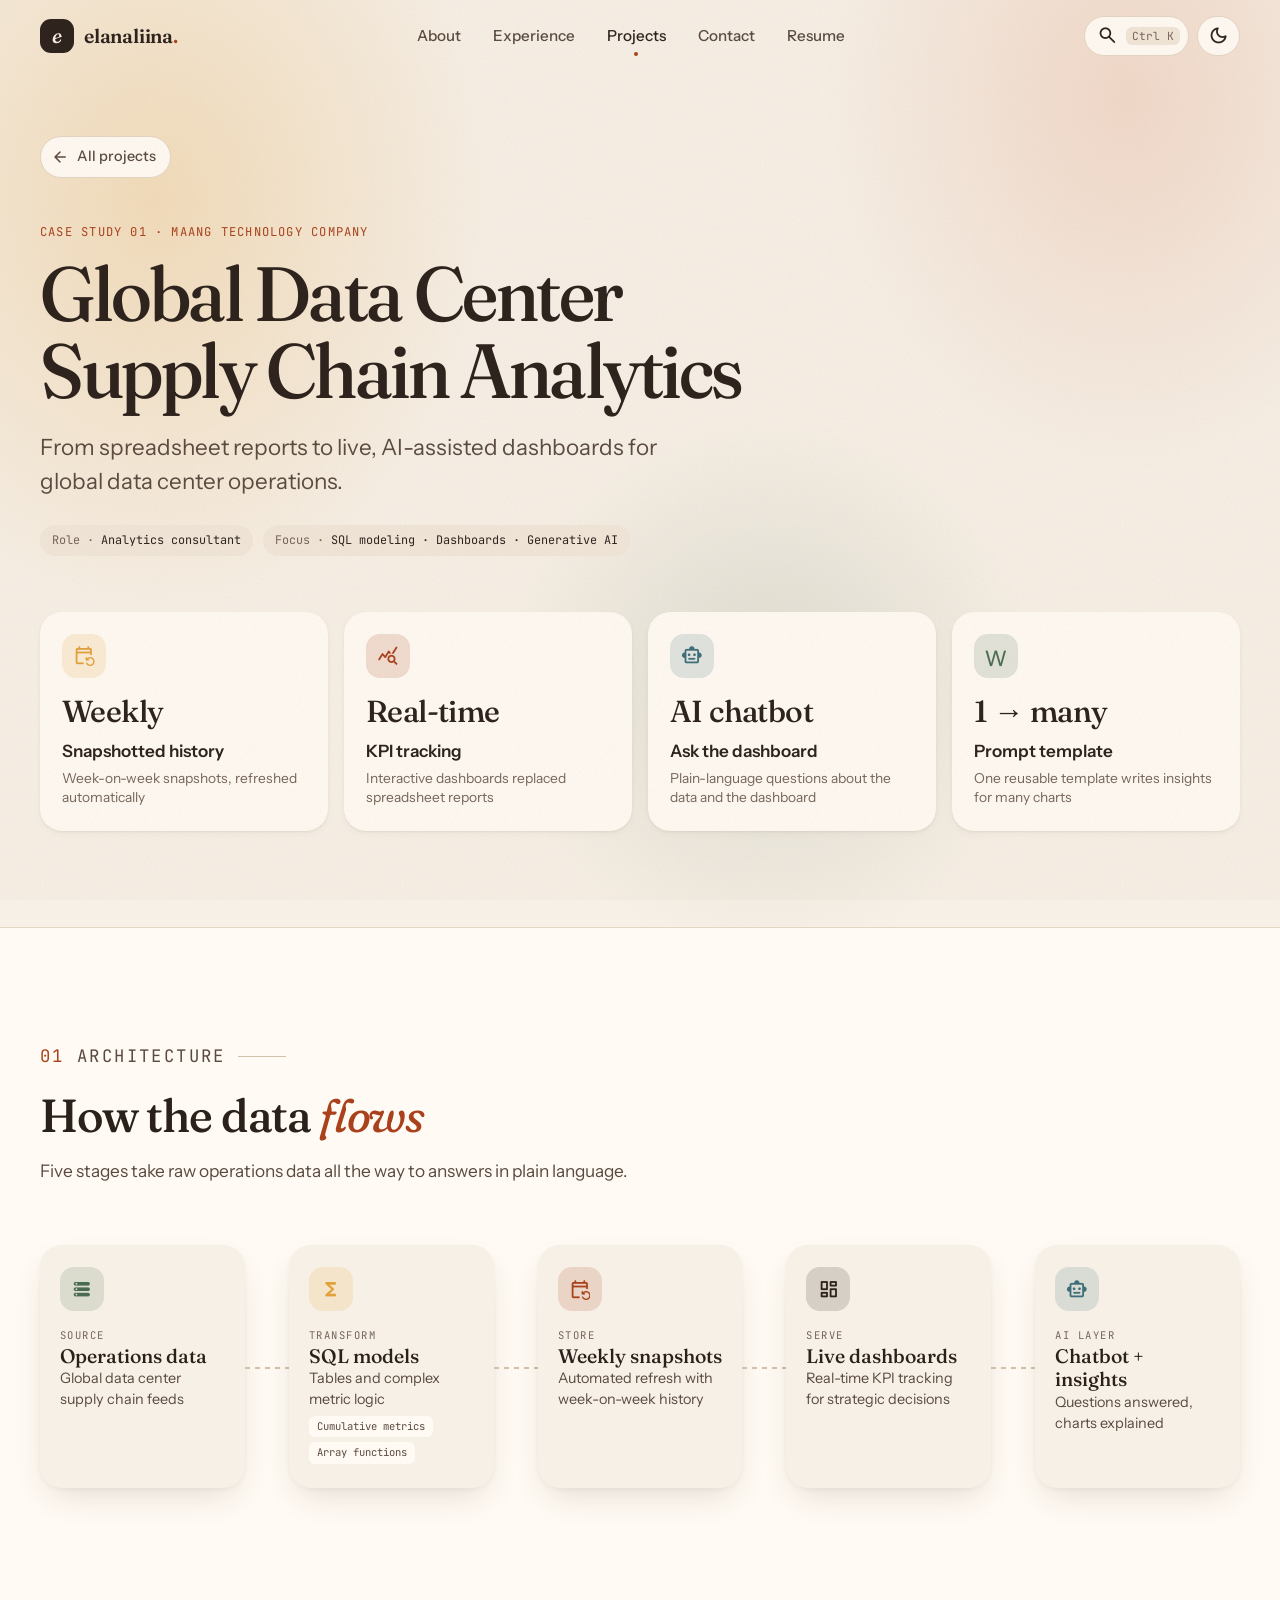
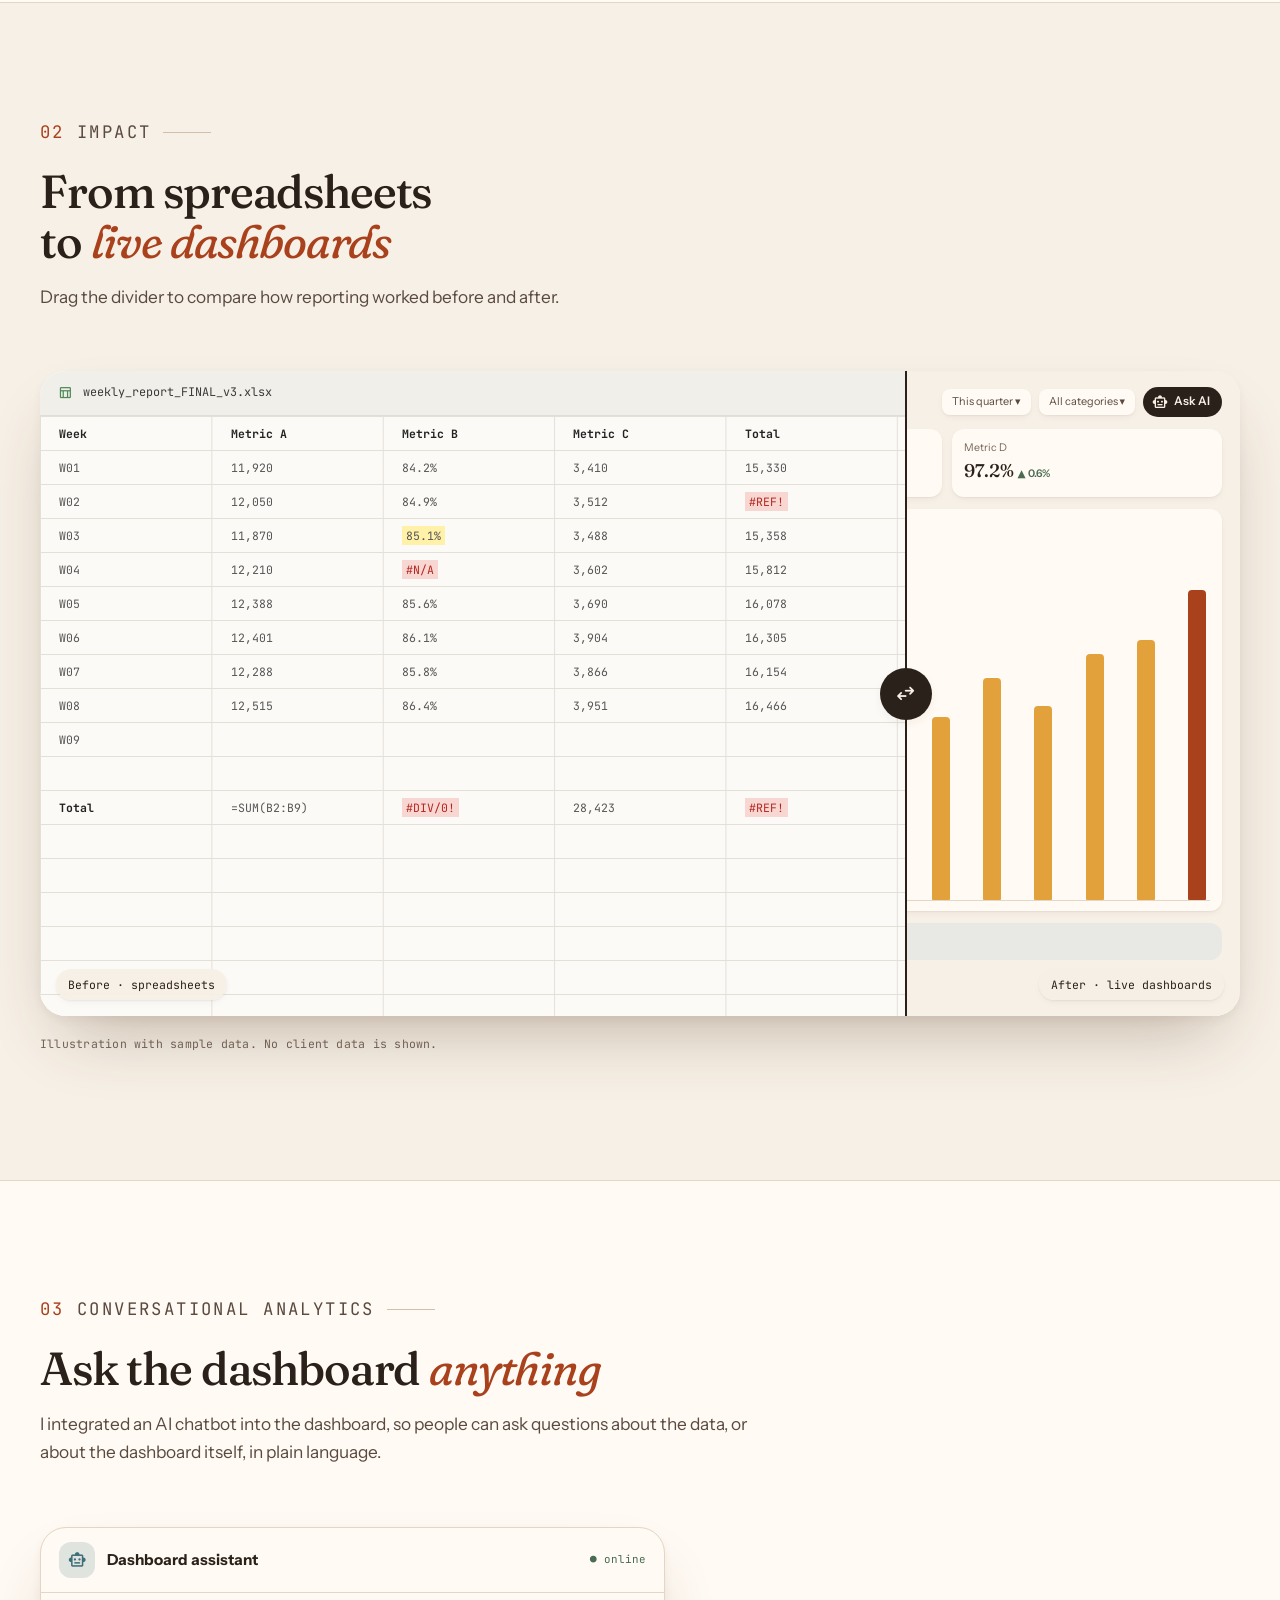
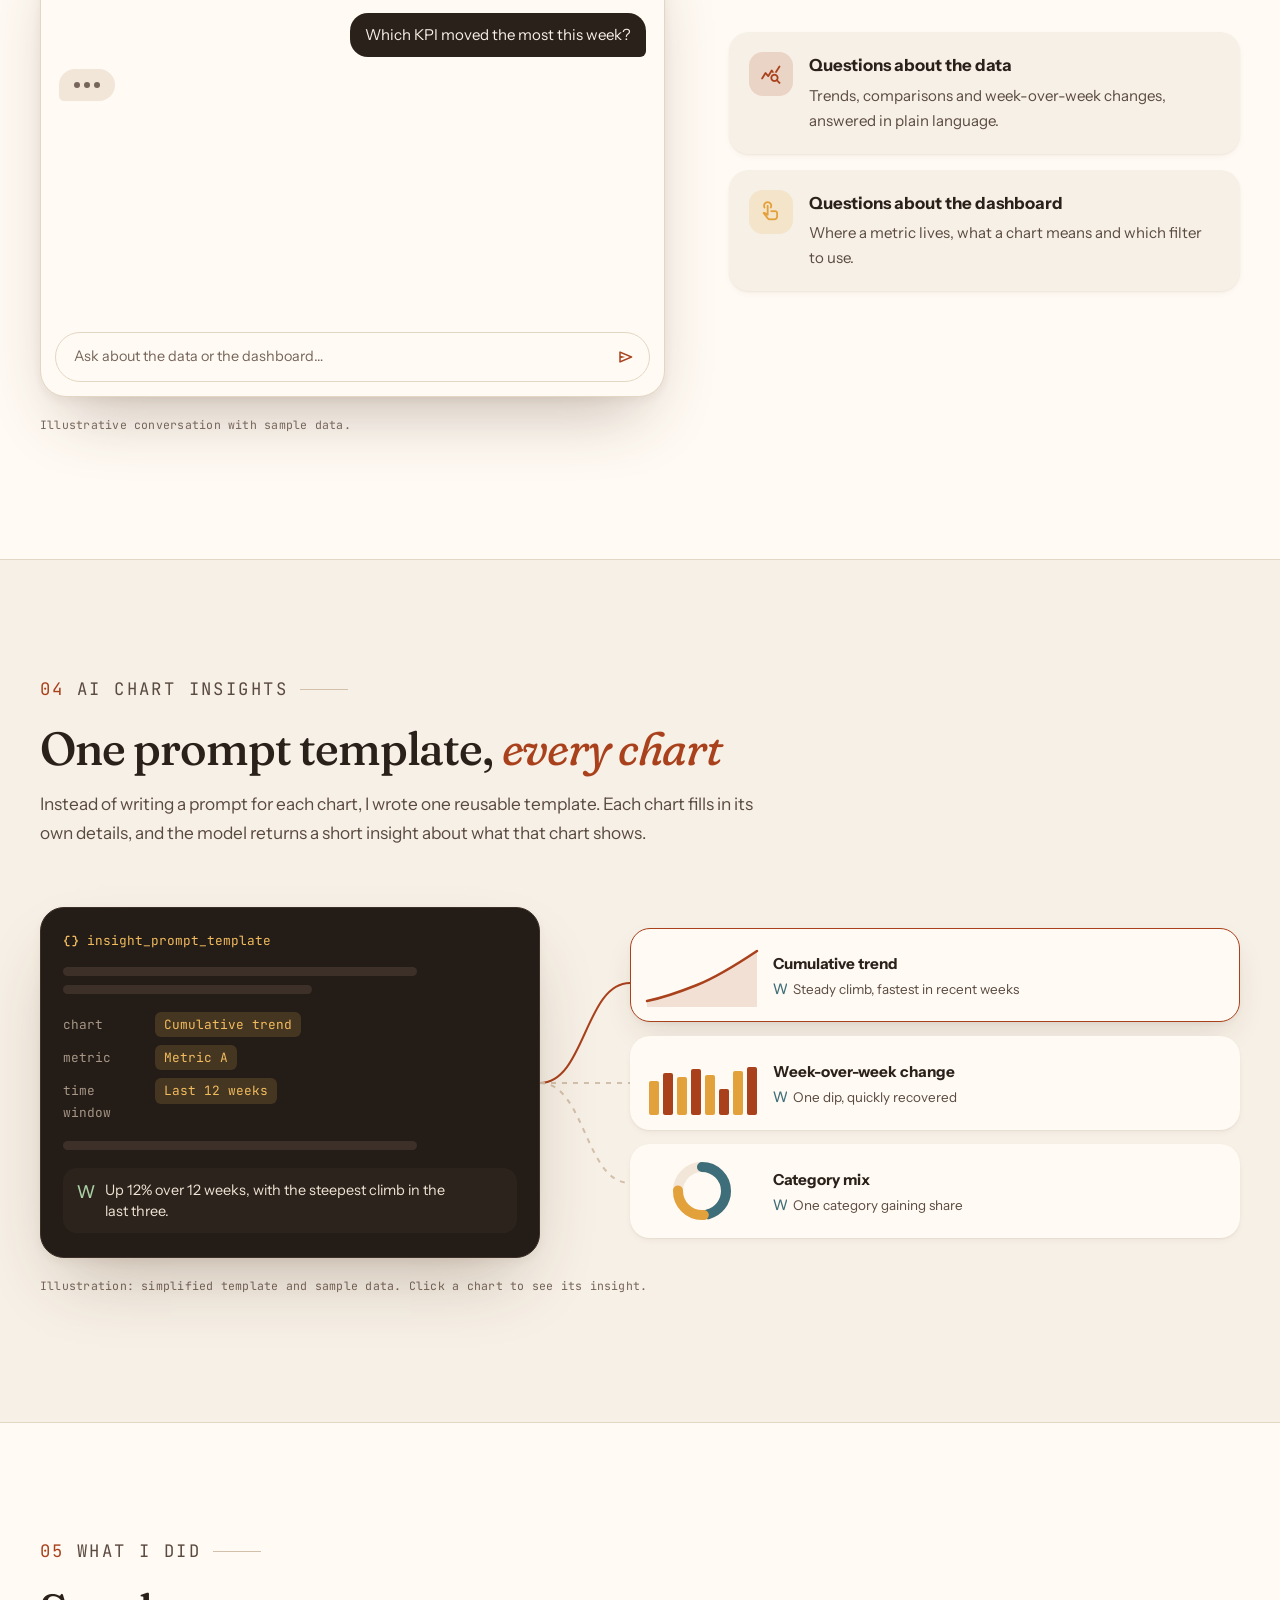
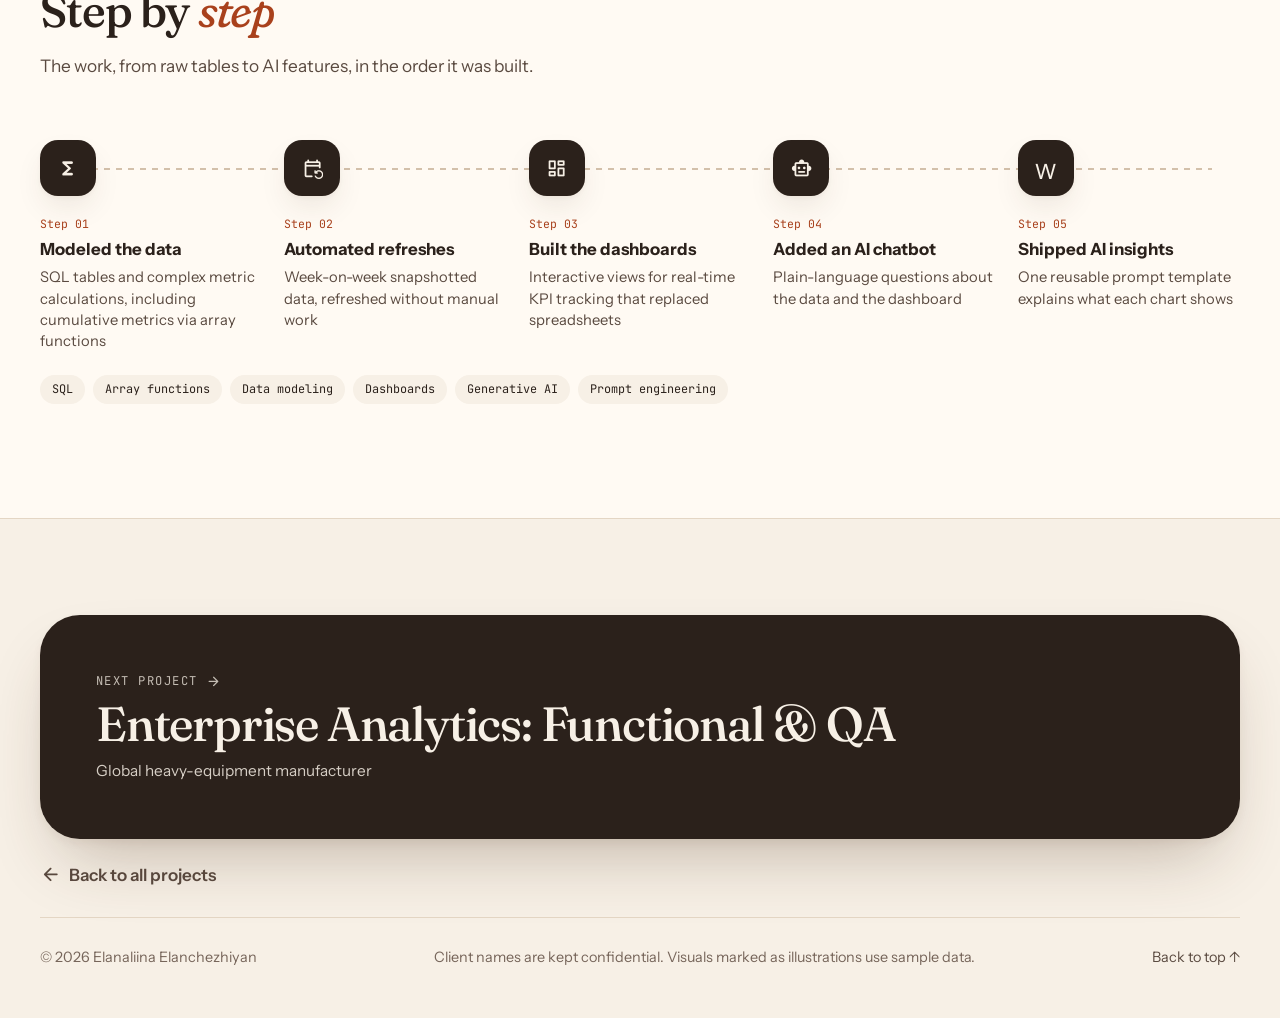
<file: projects/data-center-analytics.html>
<!doctype html>
<html lang="en" data-theme="light">
<head>
  <meta charset="utf-8">
  <meta name="viewport" content="width=device-width, initial-scale=1, viewport-fit=cover">
  <title>Global Data Center Supply Chain Analytics · Case study · Elanaliina Elanchezhiyan</title>
  <meta name="description" content="How I turned spreadsheet reporting into live, AI-assisted dashboards: SQL models, weekly snapshots, an AI chatbot and AI chart insights from one reusable prompt template.">
  <meta name="author" content="Elanaliina Elanchezhiyan">
  <link rel="canonical" href="https://elanalina.github.io/projects/data-center-analytics.html">
  <meta name="color-scheme" content="light dark">
  <meta name="theme-color" content="#F7F0E6">
  <meta property="og:type" content="article">
  <meta property="og:site_name" content="Elanaliina Elanchezhiyan">
  <meta property="og:url" content="https://elanalina.github.io/projects/data-center-analytics.html">
  <meta property="og:title" content="Global Data Center Supply Chain Analytics · Case study">
  <meta property="og:description" content="How I turned spreadsheet reporting into live, AI-assisted dashboards: SQL models, weekly snapshots, an AI chatbot and AI chart insights from one reusable prompt template.">
  <meta property="og:image" content="https://elanalina.github.io/assets/img/og-image.jpg">
  <meta property="og:image:width" content="1200">
  <meta property="og:image:height" content="630">
  <meta name="twitter:card" content="summary_large_image">
  <meta name="twitter:image" content="https://elanalina.github.io/assets/img/og-image.jpg">

  <link rel="icon" href="../assets/img/favicon-48.png" type="image/png" sizes="48x48">
  <link rel="icon" href="../assets/img/favicon.svg" type="image/svg+xml">
  <link rel="apple-touch-icon" href="../assets/img/apple-touch-icon.png">

  <link rel="preconnect" href="https://fonts.googleapis.com">
  <link rel="preconnect" href="https://fonts.gstatic.com" crossorigin>
  <link rel="stylesheet" href="https://fonts.googleapis.com/css2?family=Fraunces:ital,opsz,wght,SOFT,WONK@0,9..144,300..800,0..100,0..1;1,9..144,300..800,0..100,0..1&amp;family=Instrument+Sans:ital,wdth,wght@0,75..100,400..700;1,75..100,400..700&amp;family=JetBrains+Mono:ital,wght@0,400..700;1,400..700&amp;display=swap">
  <link rel="stylesheet" href="https://fonts.googleapis.com/css2?family=Material+Symbols+Rounded:opsz,wght,FILL,GRAD@20..24,300..500,0..1,0&amp;icon_names=api,arrow_back,arrow_downward,arrow_forward,arrow_outward,bar_chart,bolt,bug_report,chat_bubble,check,checklist,close,content_copy,dark_mode,dashboard,data_object,database,description,donut_large,event_repeat,fact_check,filter_alt,functions,inventory_2,keyboard_return,light_mode,lock,mail,menu,merge,monitoring,pivot_table_chart,query_stats,rule,schema,search,send,show_chart,smart_toy,speed,storage,swap_horiz,sync_alt,table_chart,task_alt,timer,touch_app,trending_down,tune,verified,verified_user,view_quilt,wand_stars&amp;display=block">
  <link rel="stylesheet" href="../assets/css/styles.css">
  <link rel="stylesheet" href="../assets/css/case.css">

  <script>
    (function () {
      var root = document.documentElement, theme;
      try { theme = new URLSearchParams(location.search).get('theme') || localStorage.getItem('theme'); } catch (e) {}
      if (theme !== 'dark' && theme !== 'light') {
        theme = window.matchMedia && matchMedia('(prefers-color-scheme: dark)').matches ? 'dark' : 'light';
      }
      root.setAttribute('data-theme', theme);
      root.classList.add('js');
    })();
  </script>
  <script src="../assets/js/main.js" defer></script>
  <script src="../assets/js/case.js" defer></script>
</head>
<body data-root="../">
  <a class="skip-link" href="#main">Skip to content</a>
  <div class="grain" aria-hidden="true"></div>

  <header class="site-header" id="top">
    <div class="container header-inner">
      <a class="brand" href="../index.html" aria-label="Elanaliina Elanchezhiyan, home">
        <span class="brand__mark" aria-hidden="true">e</span>
        <span class="brand__name" aria-hidden="true">elanaliina<span class="brand__dot">.</span></span>
      </a>
      <nav class="site-nav" id="site-nav" aria-label="Primary">
        <ul>
          <li><a href="../index.html#about">About</a></li>
          <li><a href="../index.html#experience">Experience</a></li>
          <li><a href="../index.html#projects" class="is-active" aria-current="page">Projects</a></li>
          <li><a href="../index.html#contact">Contact</a></li>
          <li><a href="../Elanaliina_Elanchezhiyan_Resume.pdf" target="_blank" rel="noopener">Resume</a></li>
        </ul>
      </nav>
      <div class="header-actions">
        <button class="kbd-btn" id="palette-open" type="button" aria-label="Open command palette" aria-haspopup="dialog">
          <span class="ms" aria-hidden="true">search</span>
          <kbd class="kbd-hint">⌘K</kbd>
        </button>
        <button class="icon-btn" id="theme-toggle" type="button" aria-label="Switch to dark theme">
          <span class="ms theme-icon theme-icon--dark" aria-hidden="true">dark_mode</span>
          <span class="ms theme-icon theme-icon--light" aria-hidden="true">light_mode</span>
        </button>
        <button class="icon-btn menu-btn" id="menu-toggle" type="button" aria-controls="site-nav" aria-expanded="false" aria-label="Open menu">
          <span class="ms" aria-hidden="true">menu</span>
        </button>
      </div>
    </div>
  </header>

  <main id="main">
    <section class="cs-hero" aria-labelledby="cs-title">
      <div class="hero__glow" aria-hidden="true"></div>
      <div class="container">
        <a class="cs-back" href="../index.html#projects"><span class="ms" aria-hidden="true">arrow_back</span>All projects</a>
        <p class="case__client reveal">Case study 01 · MAANG technology company</p>
        <h1 class="cs-title reveal" id="cs-title" style="view-transition-name: case-title-1">Global Data Center Supply Chain Analytics</h1>
        <p class="cs-tagline reveal">From spreadsheet reports to live, AI-assisted dashboards for global data center operations.</p>
        <ul class="cs-meta reveal"><li><b>Role ·</b> Analytics consultant</li><li><b>Focus ·</b> SQL modeling · Dashboards · Generative AI</li></ul>
        <ul class="glance" aria-label="At a glance">
          <li class="glance__tile reveal">
            <span class="ico stage--marigold" aria-hidden="true"><span class="ms">event_repeat</span></span>
            <span class="glance__value glance__value--text">Weekly</span>
            <span class="glance__label">Snapshotted history</span>
            <span class="glance__note">Week-on-week snapshots, refreshed automatically</span>
          </li>
          <li class="glance__tile reveal">
            <span class="ico stage--accent" aria-hidden="true"><span class="ms">query_stats</span></span>
            <span class="glance__value glance__value--text">Real-time</span>
            <span class="glance__label">KPI tracking</span>
            <span class="glance__note">Interactive dashboards replaced spreadsheet reports</span>
          </li>
          <li class="glance__tile reveal">
            <span class="ico stage--teal" aria-hidden="true"><span class="ms">smart_toy</span></span>
            <span class="glance__value glance__value--text">AI chatbot</span>
            <span class="glance__label">Ask the dashboard</span>
            <span class="glance__note">Plain-language questions about the data and the dashboard</span>
          </li>
          <li class="glance__tile reveal">
            <span class="ico stage--sage" aria-hidden="true"><span class="ms">wand_stars</span></span>
            <span class="glance__value glance__value--text">1 → many</span>
            <span class="glance__label">Prompt template</span>
            <span class="glance__note">One reusable template writes insights for many charts</span>
          </li>
        </ul>
      </div>
    </section>

    <section class="cs-section cs-section--alt">
      <div class="container">
        <header class="cs-head">
          <p class="eyebrow reveal"><span>01</span>Architecture</p>
          <h2 class="reveal">How the data <em>flows</em></h2>
          <p class="reveal">Five stages take raw operations data all the way to answers in plain language.</p>
        </header>
        <ol class="pipe" aria-label="Data flow from operations data to AI layer">
          <li class="pipe__stage stage--sage reveal" style="--i: 0; --d: 0.00s">
            <span class="ico stage--sage" aria-hidden="true"><span class="ms">storage</span></span>
            <div><span class="pipe__kind">Source</span><span class="pipe__name">Operations data</span><span class="pipe__detail">Global data center supply chain feeds</span></div>
          </li>
          <li class="pipe__stage stage--marigold reveal" style="--i: 1; --d: 0.08s">
            <span class="ico stage--marigold" aria-hidden="true"><span class="ms">functions</span></span>
            <div><span class="pipe__kind">Transform</span><span class="pipe__name">SQL models</span><span class="pipe__detail">Tables and complex metric logic</span><ul class="pipe__chips"><li>Cumulative metrics</li><li>Array functions</li></ul></div>
          </li>
          <li class="pipe__stage stage--accent reveal" style="--i: 2; --d: 0.16s">
            <span class="ico stage--accent" aria-hidden="true"><span class="ms">event_repeat</span></span>
            <div><span class="pipe__kind">Store</span><span class="pipe__name">Weekly snapshots</span><span class="pipe__detail">Automated refresh with week-on-week history</span></div>
          </li>
          <li class="pipe__stage stage--ink reveal" style="--i: 3; --d: 0.24s">
            <span class="ico stage--ink" aria-hidden="true"><span class="ms">dashboard</span></span>
            <div><span class="pipe__kind">Serve</span><span class="pipe__name">Live dashboards</span><span class="pipe__detail">Real-time KPI tracking for strategic decisions</span></div>
          </li>
          <li class="pipe__stage stage--teal reveal" style="--i: 4; --d: 0.32s">
            <span class="ico stage--teal" aria-hidden="true"><span class="ms">smart_toy</span></span>
            <div><span class="pipe__kind">AI layer</span><span class="pipe__name">Chatbot + insights</span><span class="pipe__detail">Questions answered, charts explained</span></div>
          </li>
        </ol>
      </div>
    </section>

    <section class="cs-section">
      <div class="container">
        <header class="cs-head">
          <p class="eyebrow reveal"><span>02</span>Impact</p>
          <h2 class="reveal">From spreadsheets to <em>live dashboards</em></h2>
          <p class="reveal">Drag the divider to compare how reporting worked before and after.</p>
        </header>
        <div class="ba reveal">
          <div class="ba__pane ba__pane--before" aria-hidden="true">
            <div class="sheet">
              <div class="sheet__bar"><span class="ms">table_chart</span>weekly_report_FINAL_v3.xlsx</div>
              <div class="sheet__grid"><span class="is-head" style="--c: 0; --r: 0">Week</span><span class="is-head" style="--c: 1; --r: 0">Metric A</span><span class="is-head" style="--c: 2; --r: 0">Metric B</span><span class="is-head" style="--c: 3; --r: 0">Metric C</span><span class="is-head wide-only" style="--c: 4; --r: 0">Total</span><span class="is-head wide-only" style="--c: 5; --r: 0">WoW %</span><span class="is-head wide-only" style="--c: 6; --r: 0">Notes</span><span class="" style="--c: 0; --r: 1">W01</span><span class="" style="--c: 1; --r: 1">11,920</span><span class="" style="--c: 2; --r: 1">84.2%</span><span class="" style="--c: 3; --r: 1">3,410</span><span class="wide-only" style="--c: 4; --r: 1">15,330</span><span class="wide-only" style="--c: 5; --r: 1">—</span><span class="" style="--c: 0; --r: 2">W02</span><span class="" style="--c: 1; --r: 2">12,050</span><span class="" style="--c: 2; --r: 2">84.9%</span><span class="" style="--c: 3; --r: 2">3,512</span><span class="is-err wide-only" style="--c: 4; --r: 2">#REF!</span><span class="wide-only" style="--c: 5; --r: 2">+0.8</span><span class="wide-only" style="--c: 6; --r: 2">check?</span><span class="" style="--c: 0; --r: 3">W03</span><span class="" style="--c: 1; --r: 3">11,870</span><span class="is-hl" style="--c: 2; --r: 3">85.1%</span><span class="" style="--c: 3; --r: 3">3,488</span><span class="wide-only" style="--c: 4; --r: 3">15,358</span><span class="wide-only" style="--c: 5; --r: 3">-0.2</span><span class="" style="--c: 0; --r: 4">W04</span><span class="" style="--c: 1; --r: 4">12,210</span><span class="is-err" style="--c: 2; --r: 4">#N/A</span><span class="" style="--c: 3; --r: 4">3,602</span><span class="wide-only" style="--c: 4; --r: 4">15,812</span><span class="wide-only" style="--c: 5; --r: 4">+3.0</span><span class="wide-only" style="--c: 6; --r: 4">copy of v2</span><span class="" style="--c: 0; --r: 5">W05</span><span class="" style="--c: 1; --r: 5">12,388</span><span class="" style="--c: 2; --r: 5">85.6%</span><span class="" style="--c: 3; --r: 5">3,690</span><span class="wide-only" style="--c: 4; --r: 5">16,078</span><span class="wide-only" style="--c: 5; --r: 5">+1.7</span><span class="" style="--c: 0; --r: 6">W06</span><span class="" style="--c: 1; --r: 6">12,401</span><span class="" style="--c: 2; --r: 6">86.1%</span><span class="" style="--c: 3; --r: 6">3,904</span><span class="wide-only" style="--c: 4; --r: 6">16,305</span><span class="wide-only" style="--c: 5; --r: 6">+1.4</span><span class="" style="--c: 0; --r: 7">W07</span><span class="" style="--c: 1; --r: 7">12,288</span><span class="" style="--c: 2; --r: 7">85.8%</span><span class="" style="--c: 3; --r: 7">3,866</span><span class="wide-only" style="--c: 4; --r: 7">16,154</span><span class="wide-only" style="--c: 5; --r: 7">-0.9</span><span class="" style="--c: 0; --r: 8">W08</span><span class="" style="--c: 1; --r: 8">12,515</span><span class="" style="--c: 2; --r: 8">86.4%</span><span class="" style="--c: 3; --r: 8">3,951</span><span class="wide-only" style="--c: 4; --r: 8">16,466</span><span class="wide-only" style="--c: 5; --r: 8">+1.9</span><span class="wide-only" style="--c: 6; --r: 8">ask team</span><span class="" style="--c: 0; --r: 9">W09</span><span class="" style="--c: 1; --r: 9"></span><span class="" style="--c: 2; --r: 9"></span><span class="" style="--c: 3; --r: 9"></span><span class="is-hl wide-only" style="--c: 6; --r: 9">TODO</span><span class="is-head" style="--c: 0; --r: 11">Total</span><span class="" style="--c: 1; --r: 11">=SUM(B2:B9)</span><span class="is-err" style="--c: 2; --r: 11">#DIV/0!</span><span class="" style="--c: 3; --r: 11">28,423</span><span class="is-err wide-only" style="--c: 4; --r: 11">#REF!</span></div>
            </div>
          </div>
          <div class="ba__pane ba__pane--after" aria-hidden="true">
            <div class="dash">
              <div class="dash__side"><i></i><i class="is-on"></i><i></i><i></i><i></i></div>
              <div class="dash__main">
                <div class="dash__bar"><span class="dash__title">KPI overview</span><span class="dash__filter">This quarter ▾</span><span class="dash__filter">All categories ▾</span><span class="dash__ai"><span class="ms">smart_toy</span>Ask AI</span></div>
                <div class="dash__kpis">
                  <div class="dash__kpi"><span>Metric A</span><strong>12.4K</strong><em>▲ 4.2%</em></div>
                  <div class="dash__kpi"><span>Metric B</span><strong>86.1%</strong><em>▲ 1.3%</em></div>
                  <div class="dash__kpi"><span>Metric C</span><strong>3,904</strong><em>▲ 8.4%</em></div>
                  <div class="dash__kpi"><span>Metric D</span><strong>97.2%</strong><em>▲ 0.6%</em></div>
                </div>
                <div class="dash__charts">
                  <figure class="dash__chart">
                    <figcaption><span>Cumulative trend · 12 weeks</span><span class="dash__legend"><span><i></i>Actual</span><span><i class="t"></i>Plan</span></span></figcaption>
                    <svg viewBox="0 0 300 120" preserveAspectRatio="none"><g class="dash__grid"><line x1="0" y1="20" x2="300" y2="20"/><line x1="0" y1="50" x2="300" y2="50"/><line x1="0" y1="80" x2="300" y2="80"/><line x1="0" y1="110" x2="300" y2="110"/></g><path class="viz-area" d="M0 104 C 40 100, 70 92, 100 84 S 160 64, 200 52 S 260 30, 300 18 L 300 120 L 0 120 Z"/><path class="viz-line viz-line--2" d="M0 102 L 300 34"/><path class="viz-line" d="M0 104 C 40 100, 70 92, 100 84 S 160 64, 200 52 S 260 30, 300 18"/></svg>
                  </figure>
                  <figure class="dash__chart">
                    <figcaption><span>Week over week</span></figcaption>
                    <div class="dash__bars"><i style="--h: 46%"></i><i style="--h: 58%"></i><i style="--h: 52%"></i><i style="--h: 63%"></i><i style="--h: 55%"></i><i style="--h: 70%"></i><i style="--h: 74%"></i><i style="--h: 88%"></i></div>
                  </figure>
                </div>
                <p class="dash__insight"><span class="ms">wand_stars</span><span><b>AI insight:</b> Metric C rose 8.4% week over week, the largest move this quarter.</span></p>
              </div>
            </div>
          </div>
          <span class="ba__divider" aria-hidden="true"></span>
          <input class="ba__range" type="range" min="0" max="100" value="50" aria-label="Compare spreadsheet reporting (before) with live dashboards (after)">
          <span class="ba__handle" aria-hidden="true"><span class="ms">swap_horiz</span></span>
          <span class="ba__tag ba__tag--before">Before · spreadsheets</span>
          <span class="ba__tag ba__tag--after">After · live dashboards</span>
        </div>
        <p class="sr-only">Illustration: a weekly spreadsheet full of manual numbers and errors is replaced by a live dashboard with KPI cards, a cumulative trend chart and an Ask AI button.</p>
        <p class="cs-note">Illustration with sample data. No client data is shown.</p>
      </div>
    </section>

    <section class="cs-section cs-section--alt">
      <div class="container">
        <header class="cs-head">
          <p class="eyebrow reveal"><span>03</span>Conversational analytics</p>
          <h2 class="reveal">Ask the dashboard <em>anything</em></h2>
          <p class="reveal">I integrated an AI chatbot into the dashboard, so people can ask questions about the data, or about the dashboard itself, in plain language.</p>
        </header>
        <div class="cs-split">
          <div class="chat reveal" data-chat aria-label="Sample conversation with the dashboard assistant">
            <div class="chat__bar"><span class="ico stage--teal" aria-hidden="true"><span class="ms">smart_toy</span></span><strong>Dashboard assistant</strong><span class="chat__status">● online</span></div>
            <div class="chat__body">
              <div class="msg msg--user">Which KPI moved the most this week?</div>
              <div class="msg msg--bot"><b>Metric C</b> rose <b>8.4%</b> week over week, the biggest change on the dashboard.</div>
              <div class="msg msg--user">How do I see just the last quarter?</div>
              <div class="msg msg--bot">Use the <b>date filter</b> at the top and choose “Last quarter”. Every chart updates together.</div>
              <div class="typing" aria-hidden="true"><i></i><i></i><i></i></div>
            </div>
            <div class="chat__input" aria-hidden="true"><span>Ask about the data or the dashboard…</span><span class="ms">send</span></div>
          </div>
          <ul class="cap-list">
            <li class="cap reveal"><span class="ico stage--accent" aria-hidden="true"><span class="ms">query_stats</span></span><div><strong>Questions about the data</strong><p>Trends, comparisons and week-over-week changes, answered in plain language.</p></div></li>
            <li class="cap reveal"><span class="ico stage--marigold" aria-hidden="true"><span class="ms">touch_app</span></span><div><strong>Questions about the dashboard</strong><p>Where a metric lives, what a chart means and which filter to use.</p></div></li>
          </ul>
        </div>
        <p class="cs-note">Illustrative conversation with sample data.</p>
      </div>
    </section>

    <section class="cs-section">
      <div class="container">
        <header class="cs-head">
          <p class="eyebrow reveal"><span>04</span>AI chart insights</p>
          <h2 class="reveal">One prompt template, <em>every chart</em></h2>
          <p class="reveal">Instead of writing a prompt for each chart, I wrote one reusable template. Each chart fills in its own details, and the model returns a short insight about what that chart shows.</p>
        </header>
        <div class="tpl reveal" data-template>
          <div class="tpl__card">
            <p class="tpl__name"><span class="ms" aria-hidden="true">data_object</span>insight_prompt_template</p>
            <span class="tpl__line tpl__line--m" aria-hidden="true"></span>
            <span class="tpl__line tpl__line--s" aria-hidden="true"></span>
            <ul class="tpl__slots" aria-label="Template inputs">
              <li><span>chart</span><span class="slot" data-slot="chart">Cumulative trend</span></li>
              <li><span>metric</span><span class="slot" data-slot="metric">Metric A</span></li>
              <li><span>time window</span><span class="slot" data-slot="window">Last 12 weeks</span></li>
            </ul>
            <span class="tpl__line tpl__line--m" aria-hidden="true"></span>
            <p class="tpl__out" aria-live="polite"><span class="ms" aria-hidden="true">wand_stars</span><span data-out>Up 12% over 12 weeks, with the steepest climb in the last three.</span></p>
          </div>
          <svg class="tpl__fan" viewBox="0 0 90 300" preserveAspectRatio="none" aria-hidden="true">
            <path d="M0 150 C 45 150, 45 50, 90 50"/><path d="M0 150 L 90 150"/><path d="M0 150 C 45 150, 45 250, 90 250"/>
          </svg>
          <ul class="tpl__charts">
            <li><button class="mini" type="button" data-chart="Cumulative trend" data-metric="Metric A" data-window="Last 12 weeks" data-insight="Up 12% over 12 weeks, with the steepest climb in the last three.">
              <svg viewBox="0 0 110 64" aria-hidden="true"><path class="viz-area" d="M0 58 C 20 54, 35 48, 50 42 S 80 28, 110 8 L 110 64 L 0 64 Z"/><path class="viz-line" d="M0 58 C 20 54, 35 48, 50 42 S 80 28, 110 8"/></svg>
              <span><strong>Cumulative trend</strong><span class="mini__sub"><span class="ms" aria-hidden="true">wand_stars</span>Steady climb, fastest in recent weeks</span></span>
            </button></li>
            <li><button class="mini" type="button" data-chart="Week-over-week change" data-metric="Metric B" data-window="Last 8 weeks" data-insight="Mostly steady; week 6 dipped 3% and recovered the following week.">
              <svg viewBox="0 0 110 64" aria-hidden="true"><rect class="viz-bar" x="2" y="30" width="10" height="34" rx="2"/><rect class="viz-bar--alt viz-bar" x="16" y="22" width="10" height="42" rx="2"/><rect class="viz-bar" x="30" y="26" width="10" height="38" rx="2"/><rect class="viz-bar--alt viz-bar" x="44" y="18" width="10" height="46" rx="2"/><rect class="viz-bar" x="58" y="24" width="10" height="40" rx="2"/><rect class="viz-bar--alt viz-bar" x="72" y="38" width="10" height="26" rx="2"/><rect class="viz-bar" x="86" y="20" width="10" height="44" rx="2"/><rect class="viz-bar--alt viz-bar" x="100" y="16" width="10" height="48" rx="2"/></svg>
              <span><strong>Week-over-week change</strong><span class="mini__sub"><span class="ms" aria-hidden="true">wand_stars</span>One dip, quickly recovered</span></span>
            </button></li>
            <li><button class="mini" type="button" data-chart="Category mix" data-metric="Metric C" data-window="This quarter" data-insight="Category 1 is 46% of the total, up from 41% last quarter.">
              <svg viewBox="0 0 110 64" aria-hidden="true"><circle class="viz-track" cx="55" cy="32" r="24"/><circle class="viz-arc" cx="55" cy="32" r="24" stroke-dasharray="69 151" transform="rotate(-90 55 32)"/><circle class="viz-arc viz-arc--2" cx="55" cy="32" r="24" stroke-dasharray="40 151" stroke-dashoffset="-73" transform="rotate(-90 55 32)"/></svg>
              <span><strong>Category mix</strong><span class="mini__sub"><span class="ms" aria-hidden="true">wand_stars</span>One category gaining share</span></span>
            </button></li>
          </ul>
        </div>
        <p class="cs-note">Illustration: simplified template and sample data. Click a chart to see its insight.</p>
      </div>
    </section>

    <section class="cs-section cs-section--alt">
      <div class="container">
        <header class="cs-head">
          <p class="eyebrow reveal"><span>05</span>What I did</p>
          <h2 class="reveal">Step by <em>step</em></h2>
          <p class="reveal">The work, from raw tables to AI features, in the order it was built.</p>
        </header>
        <ol class="steps">
          <li class="step reveal" style="--d: 0.00s">
            <span class="step__icon" aria-hidden="true"><span class="ms">functions</span></span>
            <span class="step__n">Step 01</span>
            <strong>Modeled the data</strong>
            <span class="step__text">SQL tables and complex metric calculations, including cumulative metrics via array functions</span>
          </li>
          <li class="step reveal" style="--d: 0.08s">
            <span class="step__icon" aria-hidden="true"><span class="ms">event_repeat</span></span>
            <span class="step__n">Step 02</span>
            <strong>Automated refreshes</strong>
            <span class="step__text">Week-on-week snapshotted data, refreshed without manual work</span>
          </li>
          <li class="step reveal" style="--d: 0.16s">
            <span class="step__icon" aria-hidden="true"><span class="ms">dashboard</span></span>
            <span class="step__n">Step 03</span>
            <strong>Built the dashboards</strong>
            <span class="step__text">Interactive views for real-time KPI tracking that replaced spreadsheets</span>
          </li>
          <li class="step reveal" style="--d: 0.24s">
            <span class="step__icon" aria-hidden="true"><span class="ms">smart_toy</span></span>
            <span class="step__n">Step 04</span>
            <strong>Added an AI chatbot</strong>
            <span class="step__text">Plain-language questions about the data and the dashboard</span>
          </li>
          <li class="step reveal" style="--d: 0.32s">
            <span class="step__icon" aria-hidden="true"><span class="ms">wand_stars</span></span>
            <span class="step__n">Step 05</span>
            <strong>Shipped AI insights</strong>
            <span class="step__text">One reusable prompt template explains what each chart shows</span>
          </li>
        </ol>
        <ul class="chips-row reveal" aria-label="Tools and techniques"><li>SQL</li><li>Array functions</li><li>Data modeling</li><li>Dashboards</li><li>Generative AI</li><li>Prompt engineering</li></ul>
      </div>
    </section>

    <nav class="container cs-next" aria-label="More projects">
      <a class="cs-next__card" href="enterprise-analytics-qa.html">
        <span class="cs-next__kicker">Next project <span class="ms" aria-hidden="true">arrow_forward</span></span>
        <strong>Enterprise Analytics: Functional &amp; QA</strong>
        <span>Global heavy-equipment manufacturer</span>
      </a>
      <a class="cs-next__home" href="../index.html#projects"><span class="ms" aria-hidden="true">arrow_back</span>Back to all projects</a>
    </nav>
  </main>

  <footer class="site-footer">
    <div class="container footer-inner">
      <p>© <span id="year">2026</span> Elanaliina Elanchezhiyan</p>
      <p class="footer-note">Client names are kept confidential. Visuals marked as illustrations use sample data.</p>
      <a class="to-top" href="#top">Back to top ↑</a>
    </div>
  </footer>

  <dialog class="palette" id="palette" aria-label="Command palette">
    <div class="palette__search">
      <span class="ms" aria-hidden="true">search</span>
      <input id="palette-input" type="text" placeholder="Jump to a section, open a project, switch theme…" autocomplete="off" spellcheck="false" role="combobox" aria-expanded="true" aria-controls="palette-list" aria-autocomplete="list" aria-label="Search commands">
      <kbd>esc</kbd>
    </div>
    <ul class="palette__list" id="palette-list" role="listbox" aria-label="Commands"></ul>
    <p class="palette__foot"><span><kbd>↑</kbd> <kbd>↓</kbd> navigate</span><span><kbd>↵</kbd> select</span><span><kbd>esc</kbd> close</span></p>
  </dialog>

  <div class="toast" id="toast" role="status" aria-live="polite"></div>
</body>
</html>
</file>
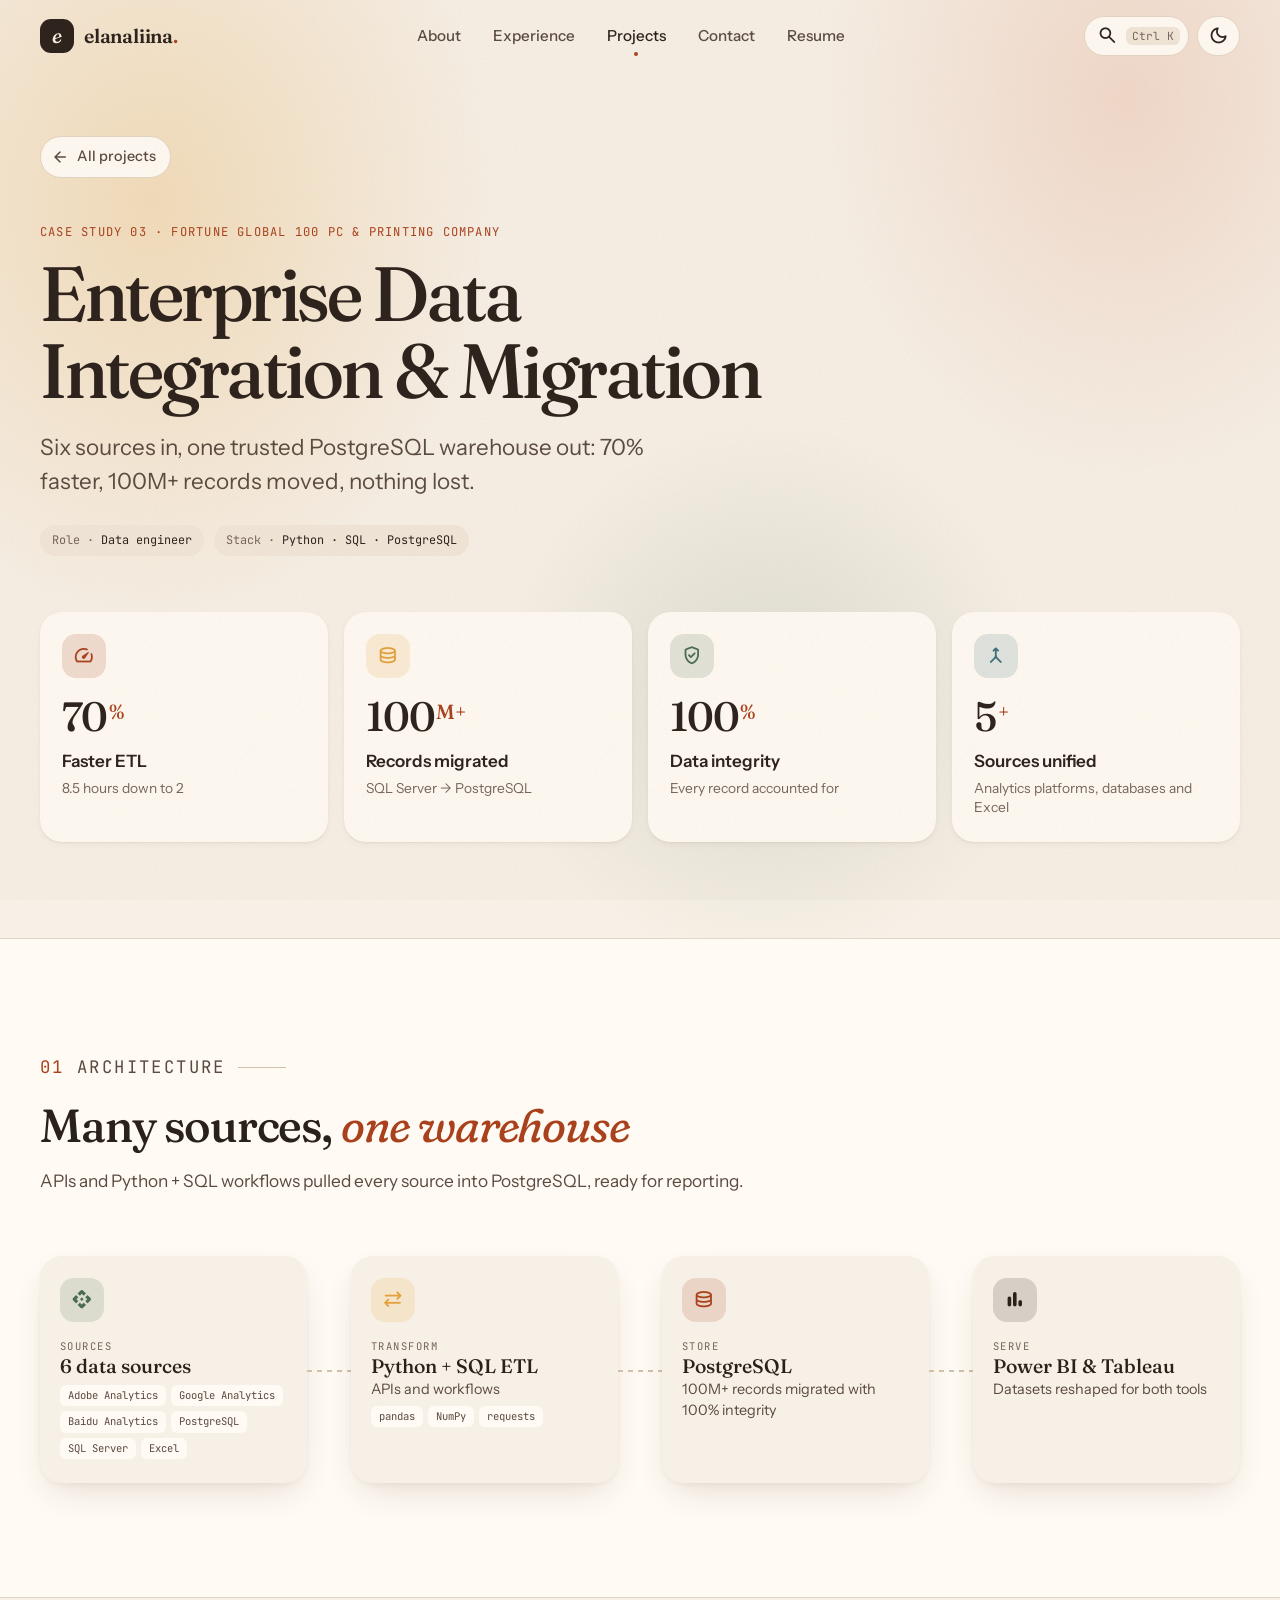
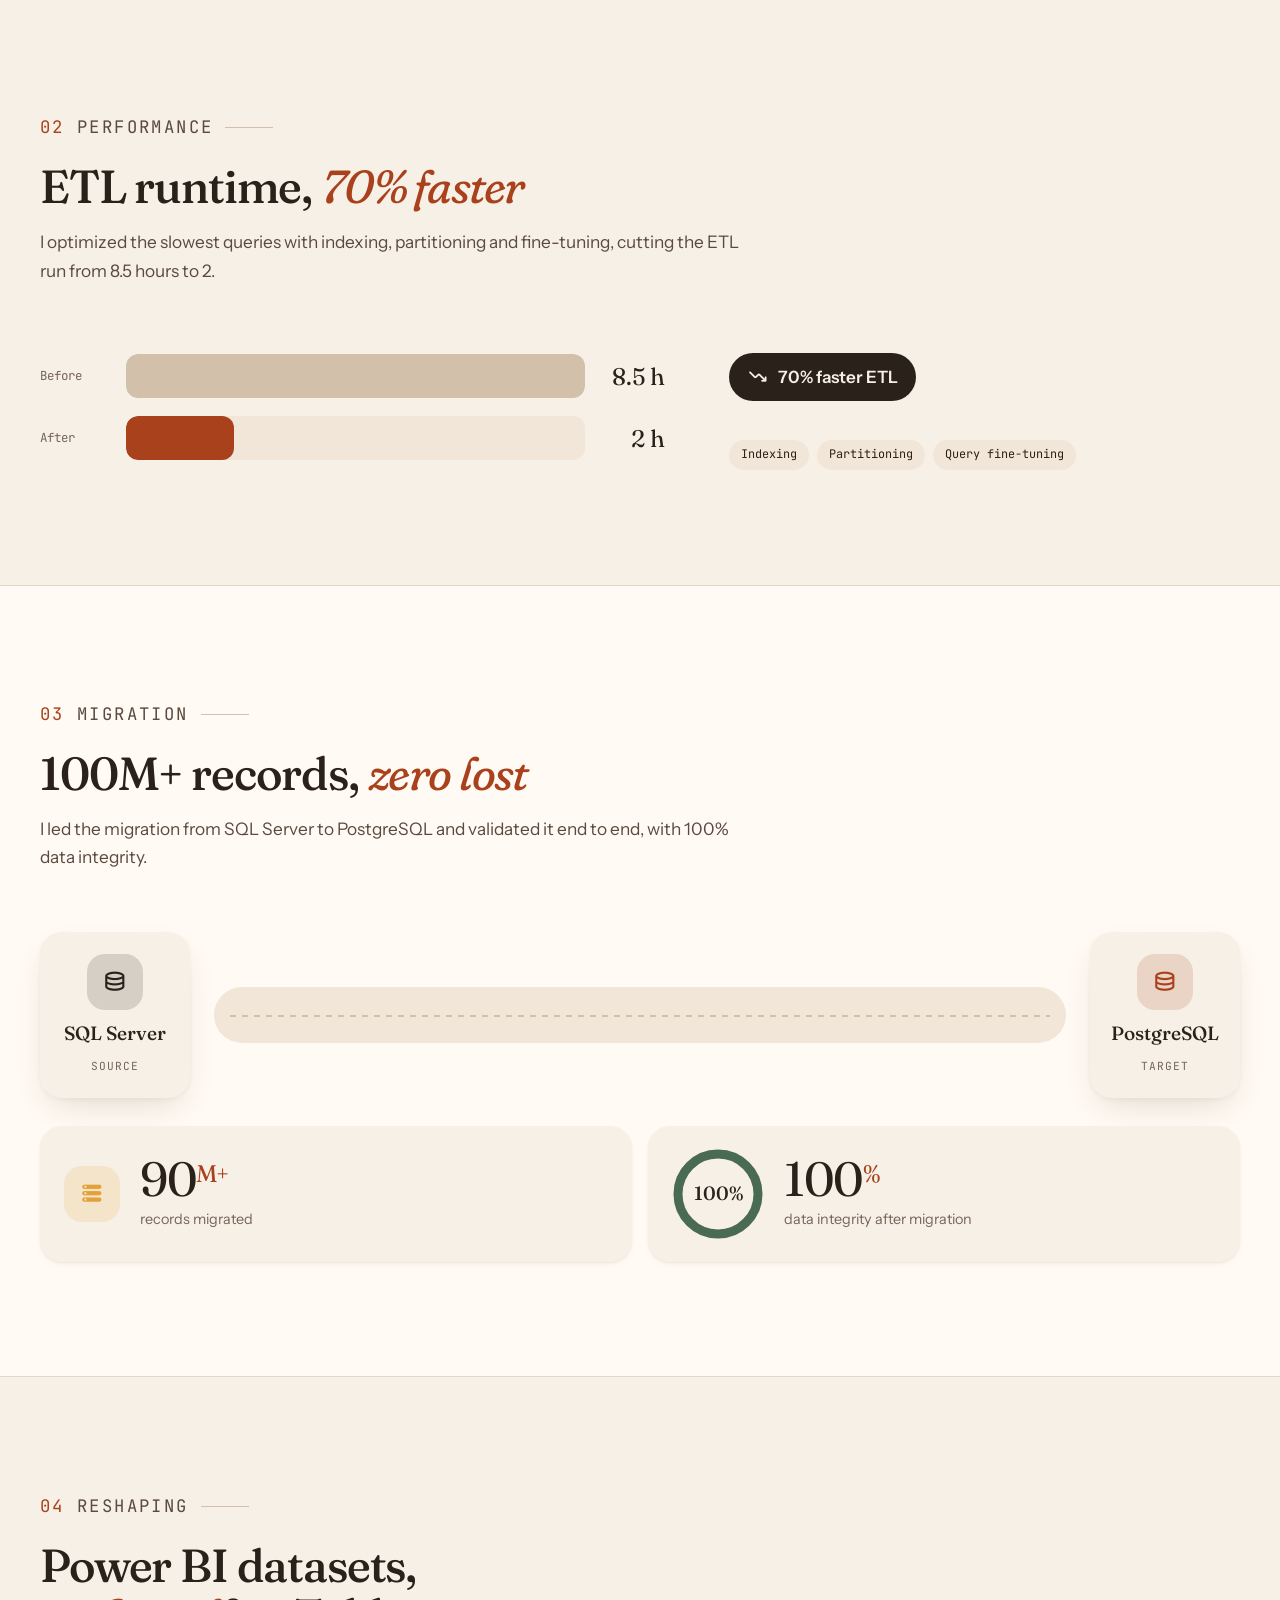
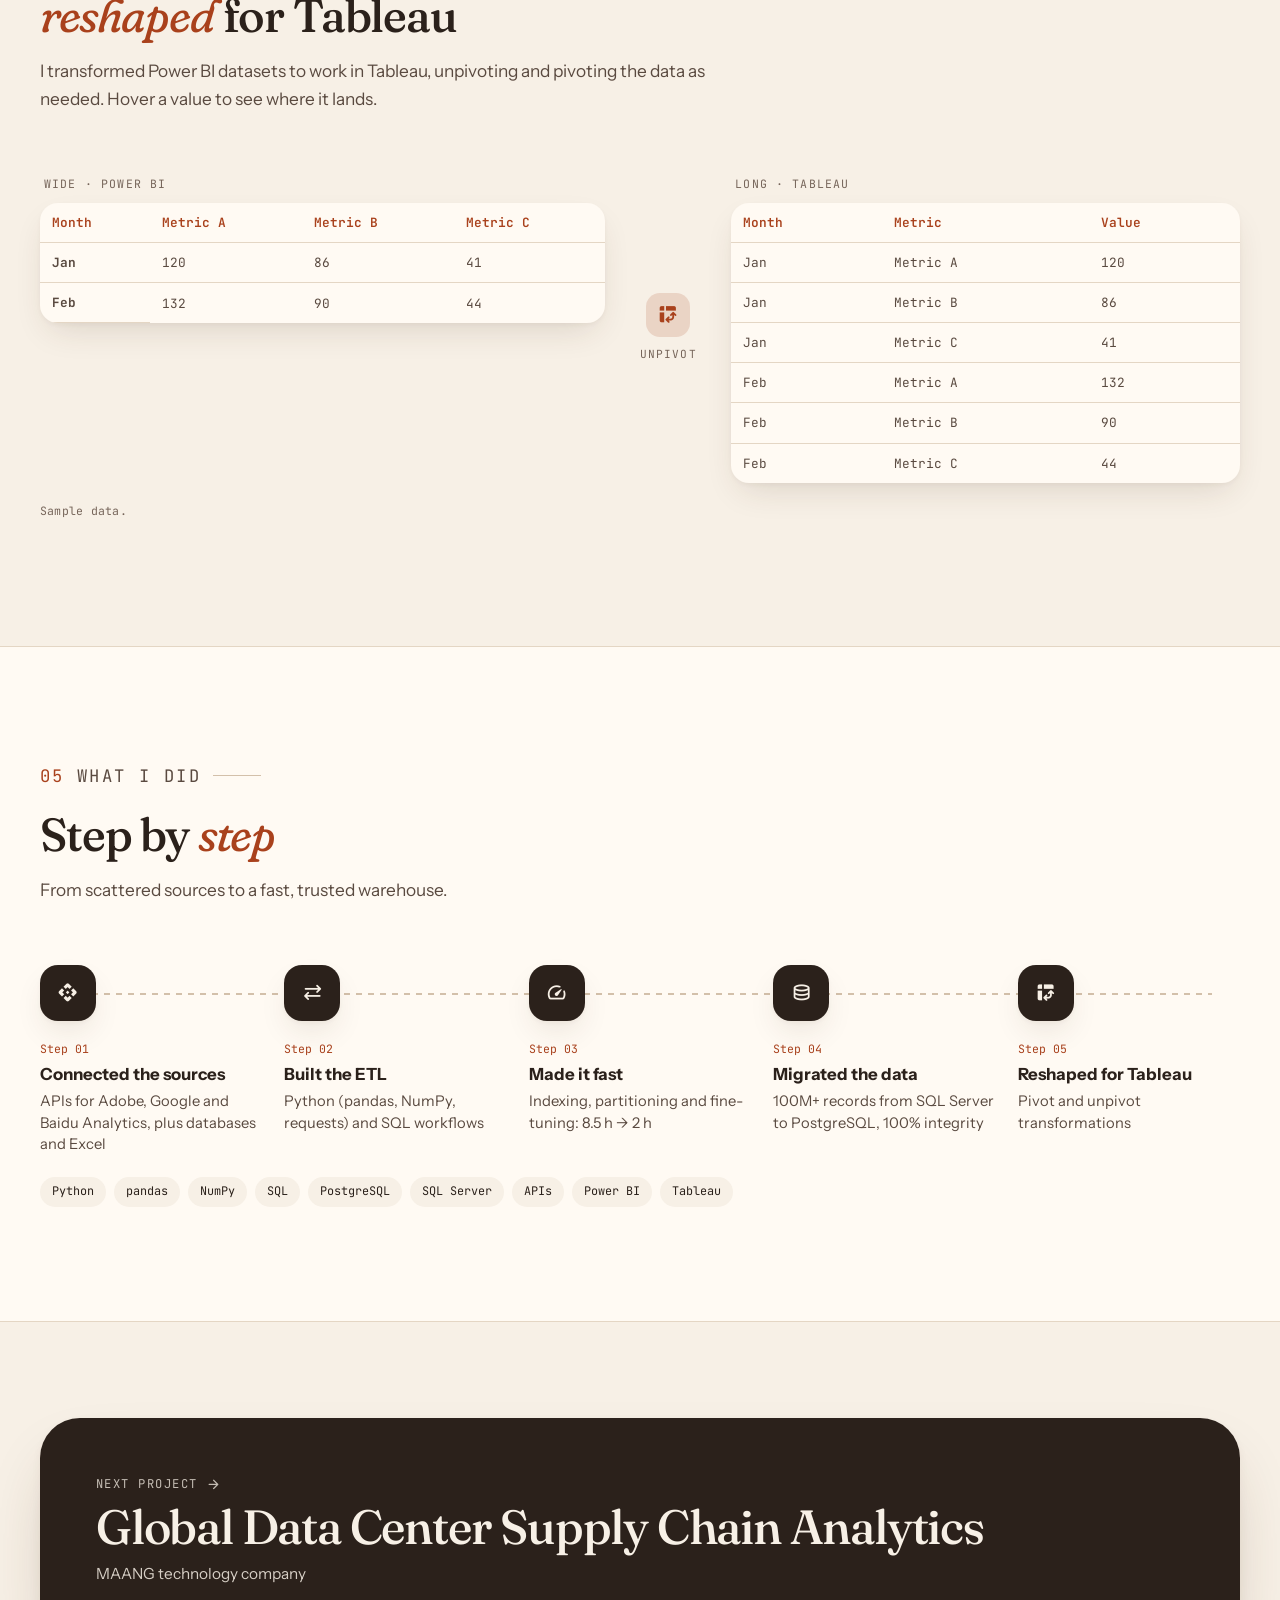
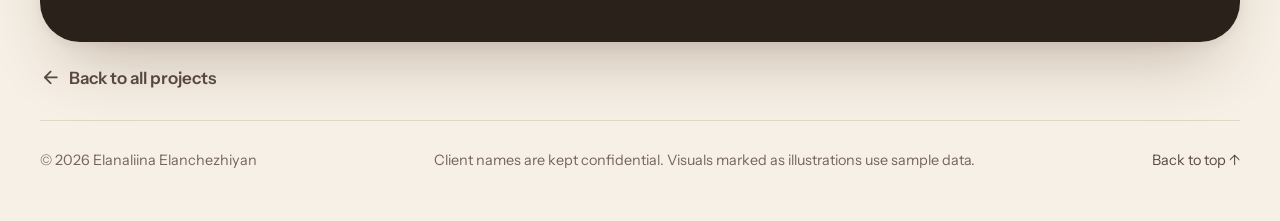
<file: projects/data-integration-migration.html>
<!doctype html>
<html lang="en" data-theme="light">
<head>
  <meta charset="utf-8">
  <meta name="viewport" content="width=device-width, initial-scale=1, viewport-fit=cover">
  <title>Enterprise Data Integration &amp; Migration · Case study · Elanaliina Elanchezhiyan</title>
  <meta name="description" content="How I unified 5+ data sources into PostgreSQL: Python + SQL ETL that runs 70% faster, a 100M+ record migration with 100% integrity, and datasets reshaped for Tableau.">
  <meta name="author" content="Elanaliina Elanchezhiyan">
  <link rel="canonical" href="https://elanalina.github.io/projects/data-integration-migration.html">
  <meta name="color-scheme" content="light dark">
  <meta name="theme-color" content="#F7F0E6">
  <meta property="og:type" content="article">
  <meta property="og:site_name" content="Elanaliina Elanchezhiyan">
  <meta property="og:url" content="https://elanalina.github.io/projects/data-integration-migration.html">
  <meta property="og:title" content="Enterprise Data Integration &amp; Migration · Case study">
  <meta property="og:description" content="How I unified 5+ data sources into PostgreSQL: Python + SQL ETL that runs 70% faster, a 100M+ record migration with 100% integrity, and datasets reshaped for Tableau.">
  <meta property="og:image" content="https://elanalina.github.io/assets/img/og-image.jpg">
  <meta property="og:image:width" content="1200">
  <meta property="og:image:height" content="630">
  <meta name="twitter:card" content="summary_large_image">
  <meta name="twitter:image" content="https://elanalina.github.io/assets/img/og-image.jpg">

  <link rel="icon" href="../assets/img/favicon-48.png" type="image/png" sizes="48x48">
  <link rel="icon" href="../assets/img/favicon.svg" type="image/svg+xml">
  <link rel="apple-touch-icon" href="../assets/img/apple-touch-icon.png">

  <link rel="preconnect" href="https://fonts.googleapis.com">
  <link rel="preconnect" href="https://fonts.gstatic.com" crossorigin>
  <link rel="stylesheet" href="https://fonts.googleapis.com/css2?family=Fraunces:ital,opsz,wght,SOFT,WONK@0,9..144,300..800,0..100,0..1;1,9..144,300..800,0..100,0..1&amp;family=Instrument+Sans:ital,wdth,wght@0,75..100,400..700;1,75..100,400..700&amp;family=JetBrains+Mono:ital,wght@0,400..700;1,400..700&amp;display=swap">
  <link rel="stylesheet" href="https://fonts.googleapis.com/css2?family=Material+Symbols+Rounded:opsz,wght,FILL,GRAD@20..24,300..500,0..1,0&amp;icon_names=api,arrow_back,arrow_downward,arrow_forward,arrow_outward,bar_chart,bolt,bug_report,chat_bubble,check,checklist,close,content_copy,dark_mode,dashboard,data_object,database,description,donut_large,event_repeat,fact_check,filter_alt,functions,inventory_2,keyboard_return,light_mode,lock,mail,menu,merge,monitoring,pivot_table_chart,query_stats,rule,schema,search,send,show_chart,smart_toy,speed,storage,swap_horiz,sync_alt,table_chart,task_alt,timer,touch_app,trending_down,tune,verified,verified_user,view_quilt,wand_stars&amp;display=block">
  <link rel="stylesheet" href="../assets/css/styles.css">
  <link rel="stylesheet" href="../assets/css/case.css">

  <script>
    (function () {
      var root = document.documentElement, theme;
      try { theme = new URLSearchParams(location.search).get('theme') || localStorage.getItem('theme'); } catch (e) {}
      if (theme !== 'dark' && theme !== 'light') {
        theme = window.matchMedia && matchMedia('(prefers-color-scheme: dark)').matches ? 'dark' : 'light';
      }
      root.setAttribute('data-theme', theme);
      root.classList.add('js');
    })();
  </script>
  <script src="../assets/js/main.js" defer></script>
  <script src="../assets/js/case.js" defer></script>
</head>
<body data-root="../">
  <a class="skip-link" href="#main">Skip to content</a>
  <div class="grain" aria-hidden="true"></div>

  <header class="site-header" id="top">
    <div class="container header-inner">
      <a class="brand" href="../index.html" aria-label="Elanaliina Elanchezhiyan, home">
        <span class="brand__mark" aria-hidden="true">e</span>
        <span class="brand__name" aria-hidden="true">elanaliina<span class="brand__dot">.</span></span>
      </a>
      <nav class="site-nav" id="site-nav" aria-label="Primary">
        <ul>
          <li><a href="../index.html#about">About</a></li>
          <li><a href="../index.html#experience">Experience</a></li>
          <li><a href="../index.html#projects" class="is-active" aria-current="page">Projects</a></li>
          <li><a href="../index.html#contact">Contact</a></li>
          <li><a href="../Elanaliina_Elanchezhiyan_Resume.pdf" target="_blank" rel="noopener">Resume</a></li>
        </ul>
      </nav>
      <div class="header-actions">
        <button class="kbd-btn" id="palette-open" type="button" aria-label="Open command palette" aria-haspopup="dialog">
          <span class="ms" aria-hidden="true">search</span>
          <kbd class="kbd-hint">⌘K</kbd>
        </button>
        <button class="icon-btn" id="theme-toggle" type="button" aria-label="Switch to dark theme">
          <span class="ms theme-icon theme-icon--dark" aria-hidden="true">dark_mode</span>
          <span class="ms theme-icon theme-icon--light" aria-hidden="true">light_mode</span>
        </button>
        <button class="icon-btn menu-btn" id="menu-toggle" type="button" aria-controls="site-nav" aria-expanded="false" aria-label="Open menu">
          <span class="ms" aria-hidden="true">menu</span>
        </button>
      </div>
    </div>
  </header>

  <main id="main">
    <section class="cs-hero" aria-labelledby="cs-title">
      <div class="hero__glow" aria-hidden="true"></div>
      <div class="container">
        <a class="cs-back" href="../index.html#projects"><span class="ms" aria-hidden="true">arrow_back</span>All projects</a>
        <p class="case__client reveal">Case study 03 · Fortune Global 100 PC &amp; printing company</p>
        <h1 class="cs-title reveal" id="cs-title" style="view-transition-name: case-title-3">Enterprise Data Integration &amp; Migration</h1>
        <p class="cs-tagline reveal">Six sources in, one trusted PostgreSQL warehouse out: 70% faster, 100M+ records moved, nothing lost.</p>
        <ul class="cs-meta reveal"><li><b>Role ·</b> Data engineer</li><li><b>Stack ·</b> Python · SQL · PostgreSQL</li></ul>
        <ul class="glance" aria-label="At a glance">
          <li class="glance__tile reveal">
            <span class="ico stage--accent" aria-hidden="true"><span class="ms">speed</span></span>
            <span class="glance__value"><span data-count="70">70</span><small>%</small></span>
            <span class="glance__label">Faster ETL</span>
            <span class="glance__note">8.5 hours down to 2</span>
          </li>
          <li class="glance__tile reveal">
            <span class="ico stage--marigold" aria-hidden="true"><span class="ms">database</span></span>
            <span class="glance__value"><span data-count="100">100</span><small>M+</small></span>
            <span class="glance__label">Records migrated</span>
            <span class="glance__note">SQL Server → PostgreSQL</span>
          </li>
          <li class="glance__tile reveal">
            <span class="ico stage--sage" aria-hidden="true"><span class="ms">verified_user</span></span>
            <span class="glance__value"><span data-count="100">100</span><small>%</small></span>
            <span class="glance__label">Data integrity</span>
            <span class="glance__note">Every record accounted for</span>
          </li>
          <li class="glance__tile reveal">
            <span class="ico stage--teal" aria-hidden="true"><span class="ms">merge</span></span>
            <span class="glance__value"><span data-count="5">5</span><small>+</small></span>
            <span class="glance__label">Sources unified</span>
            <span class="glance__note">Analytics platforms, databases and Excel</span>
          </li>
        </ul>
      </div>
    </section>

    <section class="cs-section cs-section--alt">
      <div class="container">
        <header class="cs-head">
          <p class="eyebrow reveal"><span>01</span>Architecture</p>
          <h2 class="reveal">Many sources, <em>one warehouse</em></h2>
          <p class="reveal">APIs and Python + SQL workflows pulled every source into PostgreSQL, ready for reporting.</p>
        </header>
        <ol class="pipe" aria-label="Data flow from six sources to reporting tools">
          <li class="pipe__stage stage--sage reveal" style="--i: 0; --d: 0.00s">
            <span class="ico stage--sage" aria-hidden="true"><span class="ms">api</span></span>
            <div><span class="pipe__kind">Sources</span><span class="pipe__name">6 data sources</span><ul class="pipe__chips"><li>Adobe Analytics</li><li>Google Analytics</li><li>Baidu Analytics</li><li>PostgreSQL</li><li>SQL Server</li><li>Excel</li></ul></div>
          </li>
          <li class="pipe__stage stage--marigold reveal" style="--i: 1; --d: 0.08s">
            <span class="ico stage--marigold" aria-hidden="true"><span class="ms">sync_alt</span></span>
            <div><span class="pipe__kind">Transform</span><span class="pipe__name">Python + SQL ETL</span><span class="pipe__detail">APIs and workflows</span><ul class="pipe__chips"><li>pandas</li><li>NumPy</li><li>requests</li></ul></div>
          </li>
          <li class="pipe__stage stage--accent reveal" style="--i: 2; --d: 0.16s">
            <span class="ico stage--accent" aria-hidden="true"><span class="ms">database</span></span>
            <div><span class="pipe__kind">Store</span><span class="pipe__name">PostgreSQL</span><span class="pipe__detail">100M+ records migrated with 100% integrity</span></div>
          </li>
          <li class="pipe__stage stage--ink reveal" style="--i: 3; --d: 0.24s">
            <span class="ico stage--ink" aria-hidden="true"><span class="ms">bar_chart</span></span>
            <div><span class="pipe__kind">Serve</span><span class="pipe__name">Power BI &amp; Tableau</span><span class="pipe__detail">Datasets reshaped for both tools</span></div>
          </li>
        </ol>
      </div>
    </section>

    <section class="cs-section">
      <div class="container">
        <header class="cs-head">
          <p class="eyebrow reveal"><span>02</span>Performance</p>
          <h2 class="reveal">ETL runtime, <em>70% faster</em></h2>
          <p class="reveal">I optimized the slowest queries with indexing, partitioning and fine-tuning, cutting the ETL run from 8.5 hours to 2.</p>
        </header>
        <div class="cs-split">
          <div class="bars reveal" aria-label="ETL runtime before and after optimization">
            <div class="bar"><span class="bar__label">Before</span><span class="bar__track"><span class="bar__fill" style="--w: 100%"></span></span><span class="bar__value">8.5 h</span></div>
            <div class="bar bar--after"><span class="bar__label">After</span><span class="bar__track"><span class="bar__fill" style="--w: 23.5%"></span></span><span class="bar__value">2 h</span></div>
          </div>
          <div class="reveal">
            <p class="badge-big"><span class="ms" aria-hidden="true">trending_down</span>70% faster ETL</p>
            <ul class="chips-row" aria-label="Techniques"><li>Indexing</li><li>Partitioning</li><li>Query fine-tuning</li></ul>
          </div>
        </div>
      </div>
    </section>

    <section class="cs-section cs-section--alt">
      <div class="container">
        <header class="cs-head">
          <p class="eyebrow reveal"><span>03</span>Migration</p>
          <h2 class="reveal">100M+ records, <em>zero lost</em></h2>
          <p class="reveal">I led the migration from SQL Server to PostgreSQL and validated it end to end, with 100% data integrity.</p>
        </header>
        <div class="migrate reveal">
          <div class="db"><span class="ico ico--lg stage--ink" aria-hidden="true"><span class="ms">database</span></span><strong>SQL Server</strong><span class="db__role">Source</span></div>
          <div class="lane" aria-hidden="true"><i></i><i></i><i></i><i></i></div>
          <div class="db"><span class="ico ico--lg stage--accent" aria-hidden="true"><span class="ms">database</span></span><strong>PostgreSQL</strong><span class="db__role">Target</span></div>
        </div>
        <div class="migrate-stats">
          <div class="mstat reveal"><span class="ico ico--lg stage--marigold" aria-hidden="true"><span class="ms">storage</span></span><div><span class="mstat__value"><span data-count="100">100</span><small>M+</small></span><p>records migrated</p></div></div>
          <div class="mstat reveal"><span class="ring" aria-hidden="true"><svg viewBox="0 0 92 92"><circle class="ring__track" cx="46" cy="46" r="40"/><circle class="ring__fill" cx="46" cy="46" r="40"/></svg><b>100%</b></span><div><span class="mstat__value">100<small>%</small></span><p>data integrity after migration</p></div></div>
        </div>
      </div>
    </section>

    <section class="cs-section">
      <div class="container">
        <header class="cs-head">
          <p class="eyebrow reveal"><span>04</span>Reshaping</p>
          <h2 class="reveal">Power BI datasets, <em>reshaped</em> for Tableau</h2>
          <p class="reveal">I transformed Power BI datasets to work in Tableau, unpivoting and pivoting the data as needed. Hover a value to see where it lands.</p>
        </header>
        <div class="reshape reveal">
          <figure class="rtable-wrap">
            <figcaption>Wide · Power BI</figcaption>
            <table class="rtable">
              <thead><tr><th scope="col">Month</th><th scope="col">Metric A</th><th scope="col">Metric B</th><th scope="col">Metric C</th></tr></thead>
              <tbody><tr><th scope="row">Jan</th><td data-k="jan-a">120</td><td data-k="jan-b">86</td><td data-k="jan-c">41</td></tr><tr><th scope="row">Feb</th><td data-k="feb-a">132</td><td data-k="feb-b">90</td><td data-k="feb-c">44</td></tr></tbody>
            </table>
          </figure>
          <div class="reshape__arrow" aria-hidden="true"><span class="ico stage--accent" aria-hidden="true"><span class="ms">pivot_table_chart</span></span><span>unpivot</span></div>
          <figure class="rtable-wrap">
            <figcaption>Long · Tableau</figcaption>
            <table class="rtable">
              <thead><tr><th scope="col">Month</th><th scope="col">Metric</th><th scope="col">Value</th></tr></thead>
              <tbody><tr><td data-k="jan-a">Jan</td><td data-k="jan-a">Metric A</td><td data-k="jan-a">120</td></tr><tr><td data-k="jan-b">Jan</td><td data-k="jan-b">Metric B</td><td data-k="jan-b">86</td></tr><tr><td data-k="jan-c">Jan</td><td data-k="jan-c">Metric C</td><td data-k="jan-c">41</td></tr><tr><td data-k="feb-a">Feb</td><td data-k="feb-a">Metric A</td><td data-k="feb-a">132</td></tr><tr><td data-k="feb-b">Feb</td><td data-k="feb-b">Metric B</td><td data-k="feb-b">90</td></tr><tr><td data-k="feb-c">Feb</td><td data-k="feb-c">Metric C</td><td data-k="feb-c">44</td></tr></tbody>
            </table>
          </figure>
        </div>
        <p class="cs-note">Sample data.</p>
      </div>
    </section>

    <section class="cs-section cs-section--alt">
      <div class="container">
        <header class="cs-head">
          <p class="eyebrow reveal"><span>05</span>What I did</p>
          <h2 class="reveal">Step by <em>step</em></h2>
          <p class="reveal">From scattered sources to a fast, trusted warehouse.</p>
        </header>
        <ol class="steps">
          <li class="step reveal" style="--d: 0.00s">
            <span class="step__icon" aria-hidden="true"><span class="ms">api</span></span>
            <span class="step__n">Step 01</span>
            <strong>Connected the sources</strong>
            <span class="step__text">APIs for Adobe, Google and Baidu Analytics, plus databases and Excel</span>
          </li>
          <li class="step reveal" style="--d: 0.08s">
            <span class="step__icon" aria-hidden="true"><span class="ms">sync_alt</span></span>
            <span class="step__n">Step 02</span>
            <strong>Built the ETL</strong>
            <span class="step__text">Python (pandas, NumPy, requests) and SQL workflows</span>
          </li>
          <li class="step reveal" style="--d: 0.16s">
            <span class="step__icon" aria-hidden="true"><span class="ms">speed</span></span>
            <span class="step__n">Step 03</span>
            <strong>Made it fast</strong>
            <span class="step__text">Indexing, partitioning and fine-tuning: 8.5 h → 2 h</span>
          </li>
          <li class="step reveal" style="--d: 0.24s">
            <span class="step__icon" aria-hidden="true"><span class="ms">database</span></span>
            <span class="step__n">Step 04</span>
            <strong>Migrated the data</strong>
            <span class="step__text">100M+ records from SQL Server to PostgreSQL, 100% integrity</span>
          </li>
          <li class="step reveal" style="--d: 0.32s">
            <span class="step__icon" aria-hidden="true"><span class="ms">pivot_table_chart</span></span>
            <span class="step__n">Step 05</span>
            <strong>Reshaped for Tableau</strong>
            <span class="step__text">Pivot and unpivot transformations</span>
          </li>
        </ol>
        <ul class="chips-row reveal" aria-label="Tools and techniques"><li>Python</li><li>pandas</li><li>NumPy</li><li>SQL</li><li>PostgreSQL</li><li>SQL Server</li><li>APIs</li><li>Power BI</li><li>Tableau</li></ul>
      </div>
    </section>

    <nav class="container cs-next" aria-label="More projects">
      <a class="cs-next__card" href="data-center-analytics.html">
        <span class="cs-next__kicker">Next project <span class="ms" aria-hidden="true">arrow_forward</span></span>
        <strong>Global Data Center Supply Chain Analytics</strong>
        <span>MAANG technology company</span>
      </a>
      <a class="cs-next__home" href="../index.html#projects"><span class="ms" aria-hidden="true">arrow_back</span>Back to all projects</a>
    </nav>
  </main>

  <footer class="site-footer">
    <div class="container footer-inner">
      <p>© <span id="year">2026</span> Elanaliina Elanchezhiyan</p>
      <p class="footer-note">Client names are kept confidential. Visuals marked as illustrations use sample data.</p>
      <a class="to-top" href="#top">Back to top ↑</a>
    </div>
  </footer>

  <dialog class="palette" id="palette" aria-label="Command palette">
    <div class="palette__search">
      <span class="ms" aria-hidden="true">search</span>
      <input id="palette-input" type="text" placeholder="Jump to a section, open a project, switch theme…" autocomplete="off" spellcheck="false" role="combobox" aria-expanded="true" aria-controls="palette-list" aria-autocomplete="list" aria-label="Search commands">
      <kbd>esc</kbd>
    </div>
    <ul class="palette__list" id="palette-list" role="listbox" aria-label="Commands"></ul>
    <p class="palette__foot"><span><kbd>↑</kbd> <kbd>↓</kbd> navigate</span><span><kbd>↵</kbd> select</span><span><kbd>esc</kbd> close</span></p>
  </dialog>

  <div class="toast" id="toast" role="status" aria-live="polite"></div>
</body>
</html>
</file>
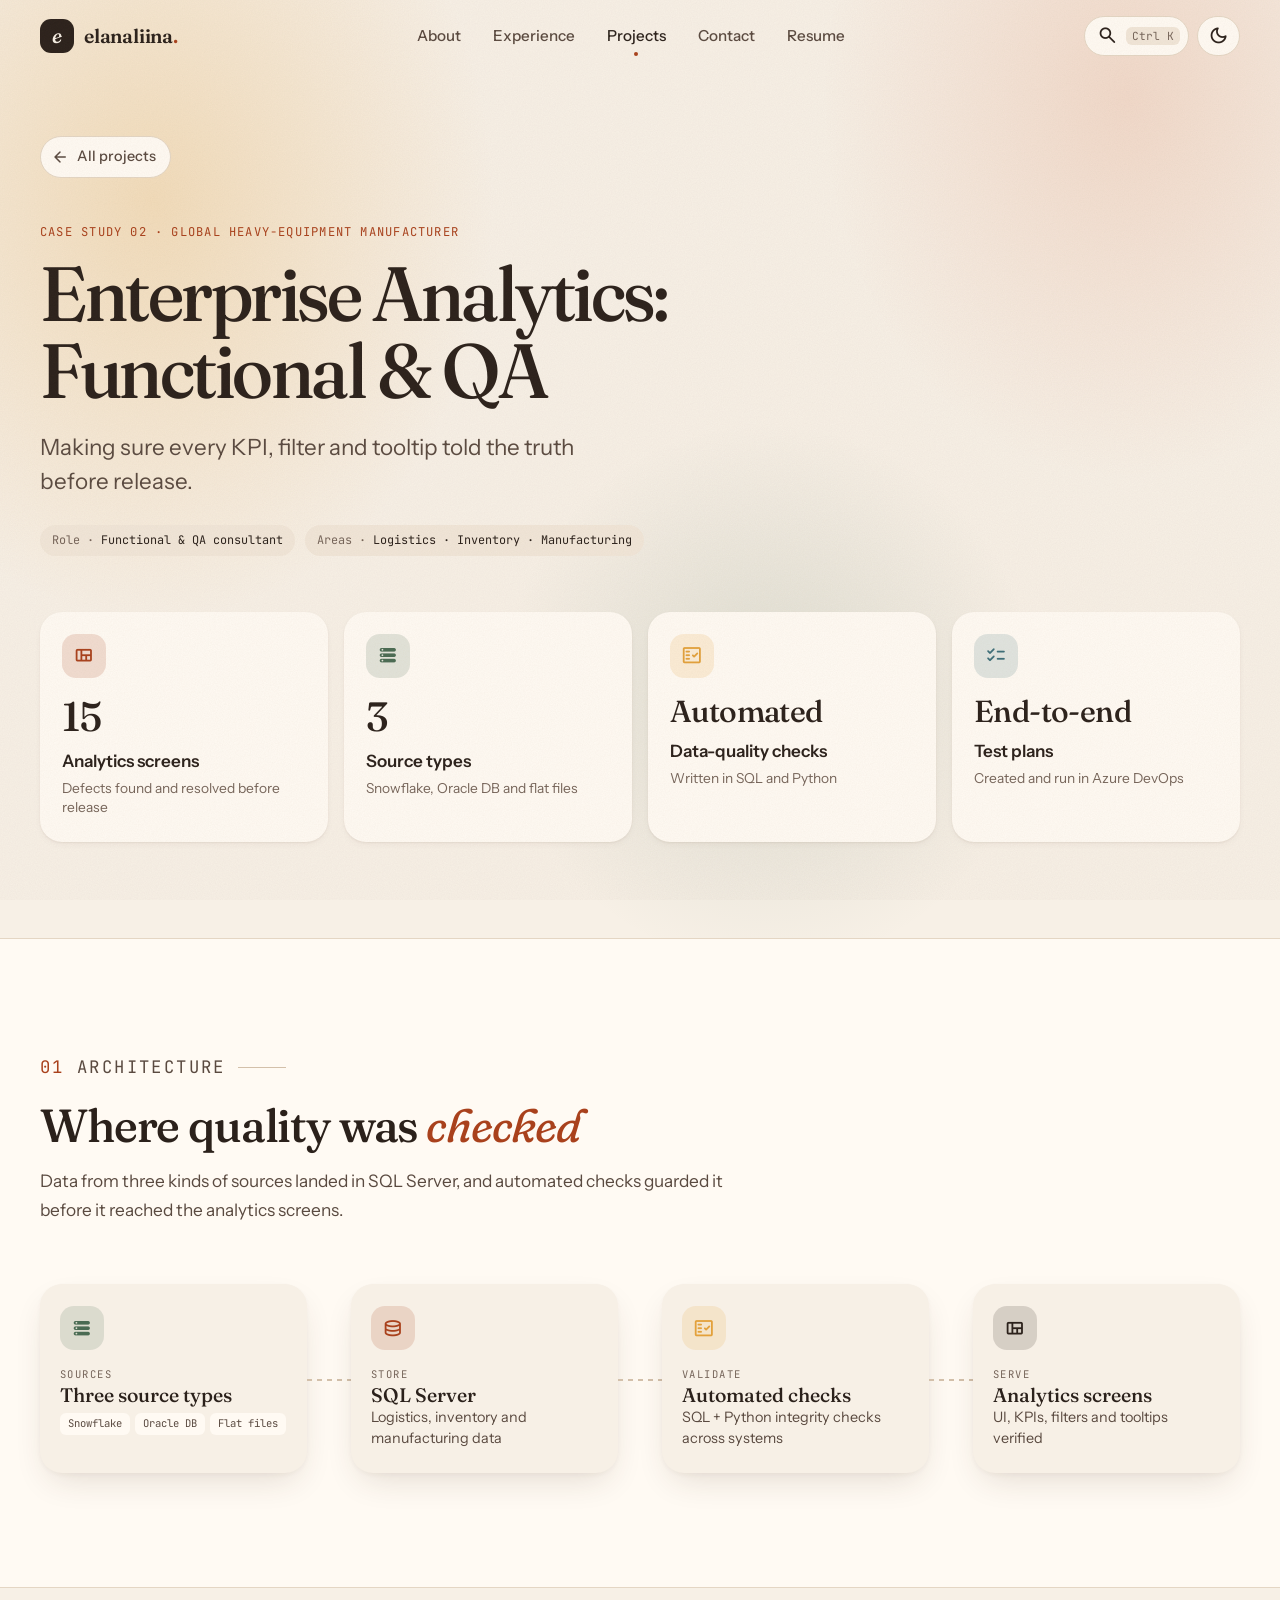
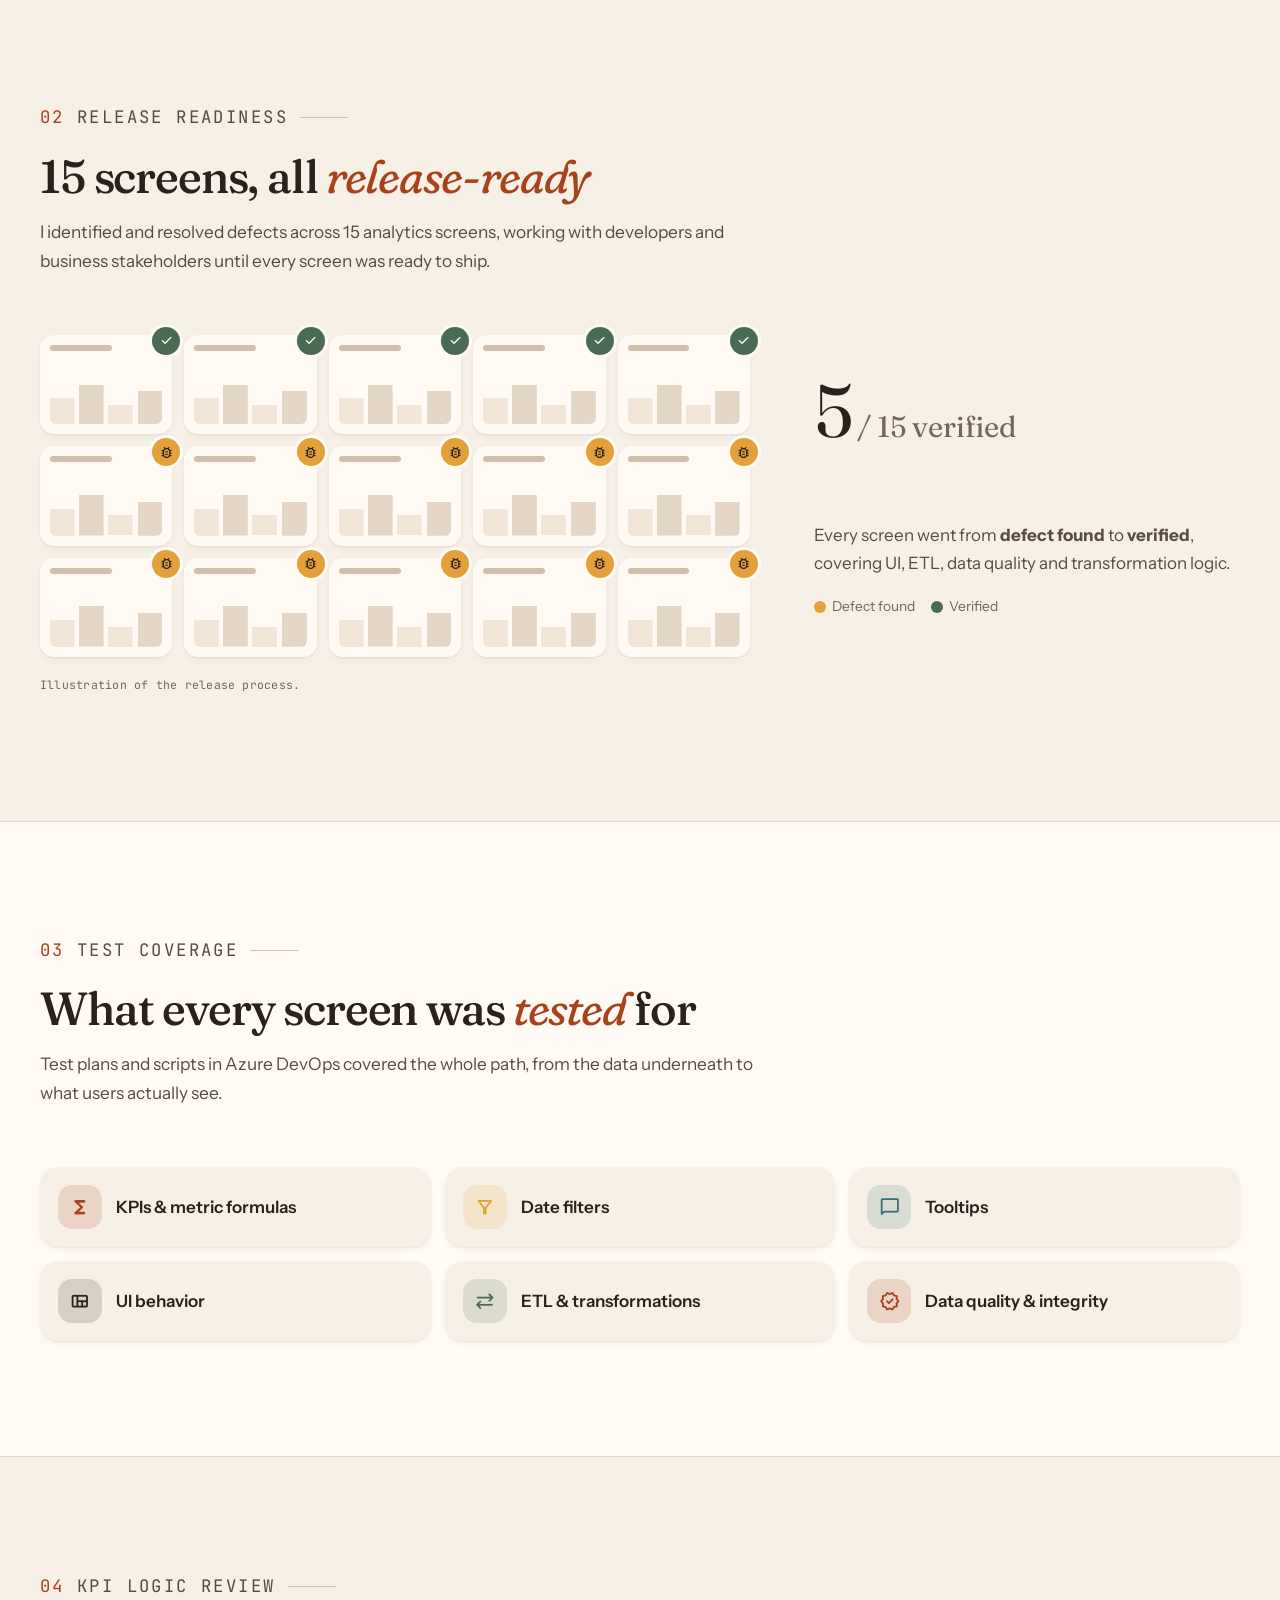
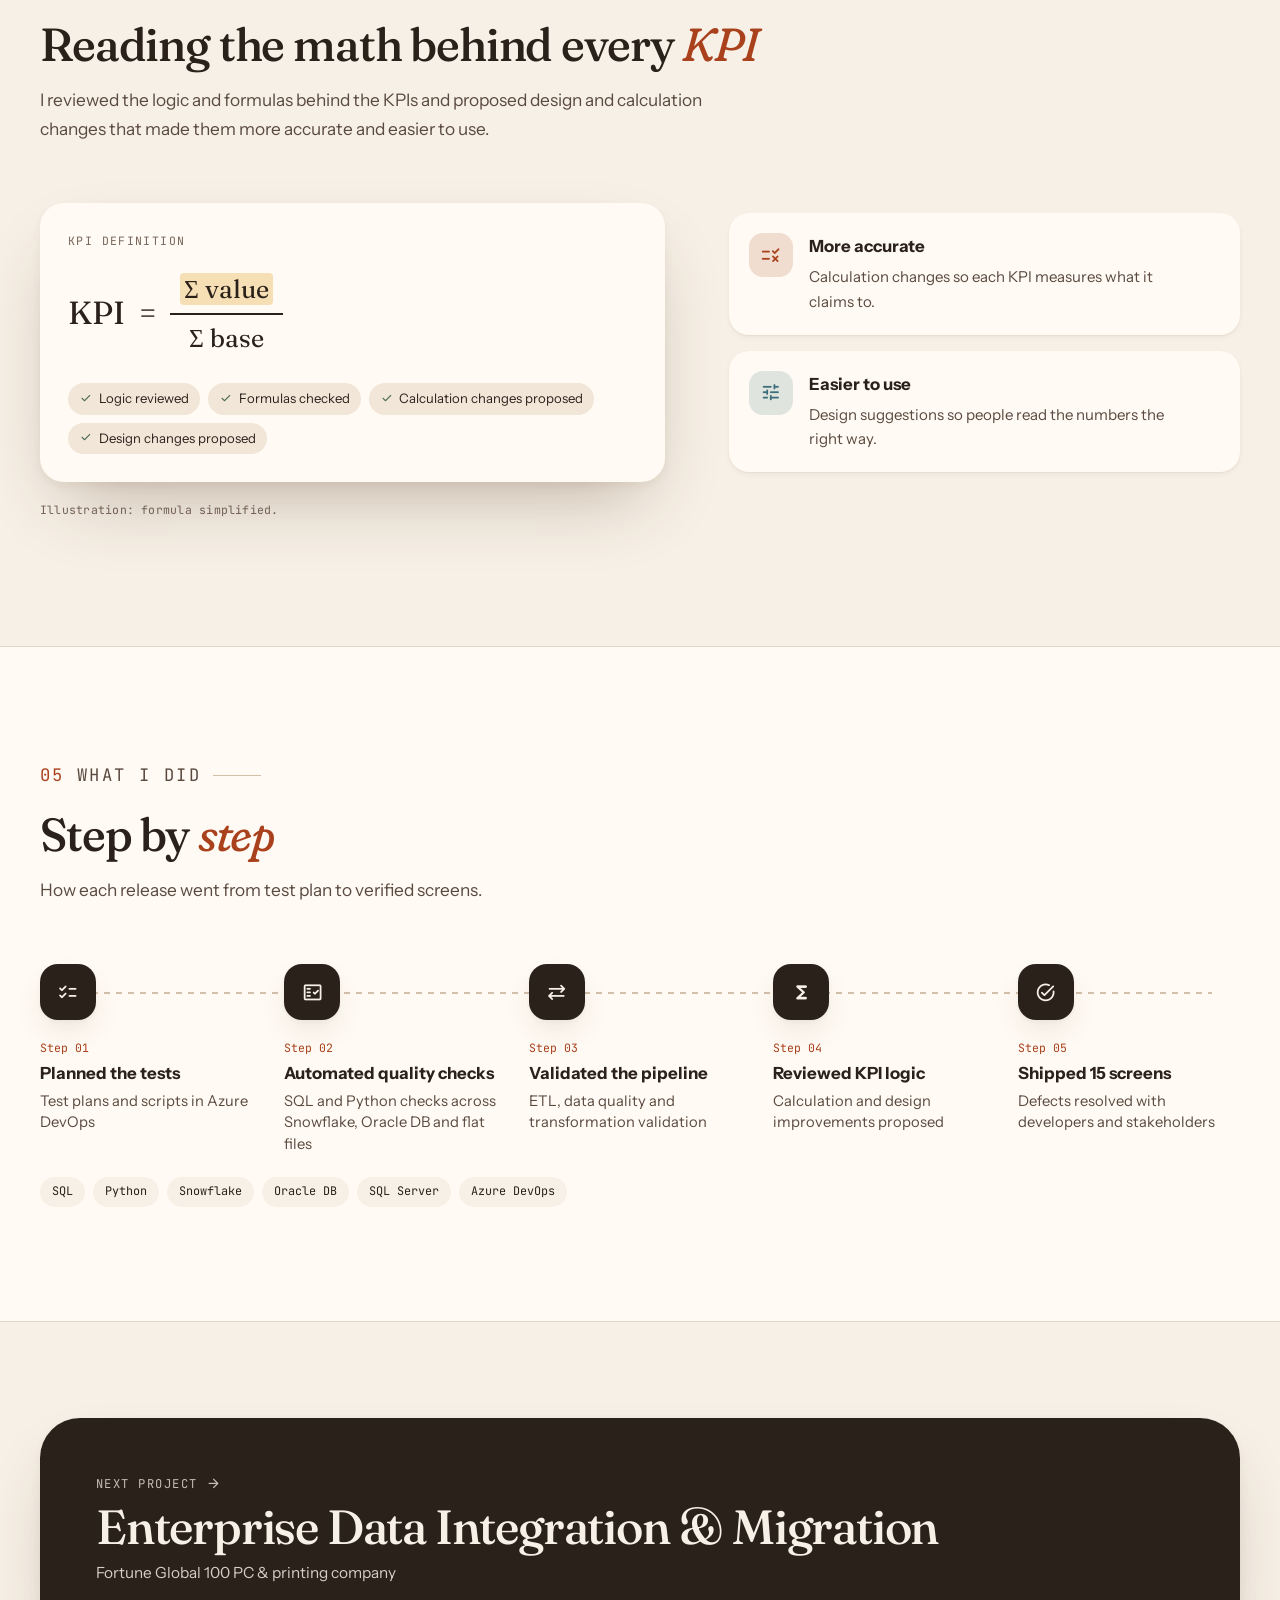
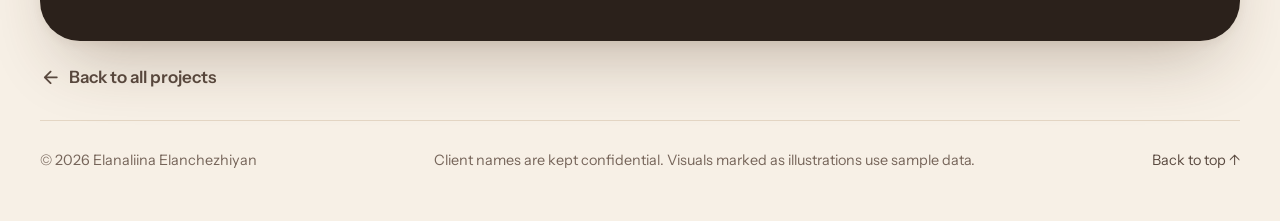
<file: projects/enterprise-analytics-qa.html>
<!doctype html>
<html lang="en" data-theme="light">
<head>
  <meta charset="utf-8">
  <meta name="viewport" content="width=device-width, initial-scale=1, viewport-fit=cover">
  <title>Enterprise Analytics: Functional &amp; QA · Case study · Elanaliina Elanchezhiyan</title>
  <meta name="description" content="How I tested enterprise logistics, inventory and manufacturing analytics: automated data-quality checks, KPI logic review and 15 analytics screens made release-ready.">
  <meta name="author" content="Elanaliina Elanchezhiyan">
  <link rel="canonical" href="https://elanalina.github.io/projects/enterprise-analytics-qa.html">
  <meta name="color-scheme" content="light dark">
  <meta name="theme-color" content="#F7F0E6">
  <meta property="og:type" content="article">
  <meta property="og:site_name" content="Elanaliina Elanchezhiyan">
  <meta property="og:url" content="https://elanalina.github.io/projects/enterprise-analytics-qa.html">
  <meta property="og:title" content="Enterprise Analytics: Functional &amp; QA · Case study">
  <meta property="og:description" content="How I tested enterprise logistics, inventory and manufacturing analytics: automated data-quality checks, KPI logic review and 15 analytics screens made release-ready.">
  <meta property="og:image" content="https://elanalina.github.io/assets/img/og-image.jpg">
  <meta property="og:image:width" content="1200">
  <meta property="og:image:height" content="630">
  <meta name="twitter:card" content="summary_large_image">
  <meta name="twitter:image" content="https://elanalina.github.io/assets/img/og-image.jpg">

  <link rel="icon" href="../assets/img/favicon-48.png" type="image/png" sizes="48x48">
  <link rel="icon" href="../assets/img/favicon.svg" type="image/svg+xml">
  <link rel="apple-touch-icon" href="../assets/img/apple-touch-icon.png">

  <link rel="preconnect" href="https://fonts.googleapis.com">
  <link rel="preconnect" href="https://fonts.gstatic.com" crossorigin>
  <link rel="stylesheet" href="https://fonts.googleapis.com/css2?family=Fraunces:ital,opsz,wght,SOFT,WONK@0,9..144,300..800,0..100,0..1;1,9..144,300..800,0..100,0..1&amp;family=Instrument+Sans:ital,wdth,wght@0,75..100,400..700;1,75..100,400..700&amp;family=JetBrains+Mono:ital,wght@0,400..700;1,400..700&amp;display=swap">
  <link rel="stylesheet" href="https://fonts.googleapis.com/css2?family=Material+Symbols+Rounded:opsz,wght,FILL,GRAD@20..24,300..500,0..1,0&amp;icon_names=api,arrow_back,arrow_downward,arrow_forward,arrow_outward,bar_chart,bolt,bug_report,chat_bubble,check,checklist,close,content_copy,dark_mode,dashboard,data_object,database,description,donut_large,event_repeat,fact_check,filter_alt,functions,inventory_2,keyboard_return,light_mode,lock,mail,menu,merge,monitoring,pivot_table_chart,query_stats,rule,schema,search,send,show_chart,smart_toy,speed,storage,swap_horiz,sync_alt,table_chart,task_alt,timer,touch_app,trending_down,tune,verified,verified_user,view_quilt,wand_stars&amp;display=block">
  <link rel="stylesheet" href="../assets/css/styles.css">
  <link rel="stylesheet" href="../assets/css/case.css">

  <script>
    (function () {
      var root = document.documentElement, theme;
      try { theme = new URLSearchParams(location.search).get('theme') || localStorage.getItem('theme'); } catch (e) {}
      if (theme !== 'dark' && theme !== 'light') {
        theme = window.matchMedia && matchMedia('(prefers-color-scheme: dark)').matches ? 'dark' : 'light';
      }
      root.setAttribute('data-theme', theme);
      root.classList.add('js');
    })();
  </script>
  <script src="../assets/js/main.js" defer></script>
  <script src="../assets/js/case.js" defer></script>
</head>
<body data-root="../">
  <a class="skip-link" href="#main">Skip to content</a>
  <div class="grain" aria-hidden="true"></div>

  <header class="site-header" id="top">
    <div class="container header-inner">
      <a class="brand" href="../index.html" aria-label="Elanaliina Elanchezhiyan, home">
        <span class="brand__mark" aria-hidden="true">e</span>
        <span class="brand__name" aria-hidden="true">elanaliina<span class="brand__dot">.</span></span>
      </a>
      <nav class="site-nav" id="site-nav" aria-label="Primary">
        <ul>
          <li><a href="../index.html#about">About</a></li>
          <li><a href="../index.html#experience">Experience</a></li>
          <li><a href="../index.html#projects" class="is-active" aria-current="page">Projects</a></li>
          <li><a href="../index.html#contact">Contact</a></li>
          <li><a href="../Elanaliina_Elanchezhiyan_Resume.pdf" target="_blank" rel="noopener">Resume</a></li>
        </ul>
      </nav>
      <div class="header-actions">
        <button class="kbd-btn" id="palette-open" type="button" aria-label="Open command palette" aria-haspopup="dialog">
          <span class="ms" aria-hidden="true">search</span>
          <kbd class="kbd-hint">⌘K</kbd>
        </button>
        <button class="icon-btn" id="theme-toggle" type="button" aria-label="Switch to dark theme">
          <span class="ms theme-icon theme-icon--dark" aria-hidden="true">dark_mode</span>
          <span class="ms theme-icon theme-icon--light" aria-hidden="true">light_mode</span>
        </button>
        <button class="icon-btn menu-btn" id="menu-toggle" type="button" aria-controls="site-nav" aria-expanded="false" aria-label="Open menu">
          <span class="ms" aria-hidden="true">menu</span>
        </button>
      </div>
    </div>
  </header>

  <main id="main">
    <section class="cs-hero" aria-labelledby="cs-title">
      <div class="hero__glow" aria-hidden="true"></div>
      <div class="container">
        <a class="cs-back" href="../index.html#projects"><span class="ms" aria-hidden="true">arrow_back</span>All projects</a>
        <p class="case__client reveal">Case study 02 · Global heavy-equipment manufacturer</p>
        <h1 class="cs-title reveal" id="cs-title" style="view-transition-name: case-title-2">Enterprise Analytics: Functional &amp; QA</h1>
        <p class="cs-tagline reveal">Making sure every KPI, filter and tooltip told the truth before release.</p>
        <ul class="cs-meta reveal"><li><b>Role ·</b> Functional &amp; QA consultant</li><li><b>Areas ·</b> Logistics · Inventory · Manufacturing</li></ul>
        <ul class="glance" aria-label="At a glance">
          <li class="glance__tile reveal">
            <span class="ico stage--accent" aria-hidden="true"><span class="ms">view_quilt</span></span>
            <span class="glance__value"><span data-count="15">15</span></span>
            <span class="glance__label">Analytics screens</span>
            <span class="glance__note">Defects found and resolved before release</span>
          </li>
          <li class="glance__tile reveal">
            <span class="ico stage--sage" aria-hidden="true"><span class="ms">storage</span></span>
            <span class="glance__value"><span data-count="3">3</span></span>
            <span class="glance__label">Source types</span>
            <span class="glance__note">Snowflake, Oracle DB and flat files</span>
          </li>
          <li class="glance__tile reveal">
            <span class="ico stage--marigold" aria-hidden="true"><span class="ms">fact_check</span></span>
            <span class="glance__value glance__value--text">Automated</span>
            <span class="glance__label">Data-quality checks</span>
            <span class="glance__note">Written in SQL and Python</span>
          </li>
          <li class="glance__tile reveal">
            <span class="ico stage--teal" aria-hidden="true"><span class="ms">checklist</span></span>
            <span class="glance__value glance__value--text">End-to-end</span>
            <span class="glance__label">Test plans</span>
            <span class="glance__note">Created and run in Azure DevOps</span>
          </li>
        </ul>
      </div>
    </section>

    <section class="cs-section cs-section--alt">
      <div class="container">
        <header class="cs-head">
          <p class="eyebrow reveal"><span>01</span>Architecture</p>
          <h2 class="reveal">Where quality was <em>checked</em></h2>
          <p class="reveal">Data from three kinds of sources landed in SQL Server, and automated checks guarded it before it reached the analytics screens.</p>
        </header>
        <ol class="pipe" aria-label="Data flow from sources to analytics screens">
          <li class="pipe__stage stage--sage reveal" style="--i: 0; --d: 0.00s">
            <span class="ico stage--sage" aria-hidden="true"><span class="ms">storage</span></span>
            <div><span class="pipe__kind">Sources</span><span class="pipe__name">Three source types</span><ul class="pipe__chips"><li>Snowflake</li><li>Oracle DB</li><li>Flat files</li></ul></div>
          </li>
          <li class="pipe__stage stage--accent reveal" style="--i: 1; --d: 0.08s">
            <span class="ico stage--accent" aria-hidden="true"><span class="ms">database</span></span>
            <div><span class="pipe__kind">Store</span><span class="pipe__name">SQL Server</span><span class="pipe__detail">Logistics, inventory and manufacturing data</span></div>
          </li>
          <li class="pipe__stage stage--marigold reveal" style="--i: 2; --d: 0.16s">
            <span class="ico stage--marigold" aria-hidden="true"><span class="ms">fact_check</span></span>
            <div><span class="pipe__kind">Validate</span><span class="pipe__name">Automated checks</span><span class="pipe__detail">SQL + Python integrity checks across systems</span></div>
          </li>
          <li class="pipe__stage stage--ink reveal" style="--i: 3; --d: 0.24s">
            <span class="ico stage--ink" aria-hidden="true"><span class="ms">view_quilt</span></span>
            <div><span class="pipe__kind">Serve</span><span class="pipe__name">Analytics screens</span><span class="pipe__detail">UI, KPIs, filters and tooltips verified</span></div>
          </li>
        </ol>
      </div>
    </section>

    <section class="cs-section">
      <div class="container">
        <header class="cs-head">
          <p class="eyebrow reveal"><span>02</span>Release readiness</p>
          <h2 class="reveal">15 screens, all <em>release-ready</em></h2>
          <p class="reveal">I identified and resolved defects across 15 analytics screens, working with developers and business stakeholders until every screen was ready to ship.</p>
        </header>
        <div class="screens-wrap">
          <ol class="screens reveal" data-screens aria-label="15 analytics screens"><li class="screen"><span class="screen__badge"><span class="ms">bug_report</span><span class="ms">check</span></span></li><li class="screen"><span class="screen__badge"><span class="ms">bug_report</span><span class="ms">check</span></span></li><li class="screen"><span class="screen__badge"><span class="ms">bug_report</span><span class="ms">check</span></span></li><li class="screen"><span class="screen__badge"><span class="ms">bug_report</span><span class="ms">check</span></span></li><li class="screen"><span class="screen__badge"><span class="ms">bug_report</span><span class="ms">check</span></span></li><li class="screen"><span class="screen__badge"><span class="ms">bug_report</span><span class="ms">check</span></span></li><li class="screen"><span class="screen__badge"><span class="ms">bug_report</span><span class="ms">check</span></span></li><li class="screen"><span class="screen__badge"><span class="ms">bug_report</span><span class="ms">check</span></span></li><li class="screen"><span class="screen__badge"><span class="ms">bug_report</span><span class="ms">check</span></span></li><li class="screen"><span class="screen__badge"><span class="ms">bug_report</span><span class="ms">check</span></span></li><li class="screen"><span class="screen__badge"><span class="ms">bug_report</span><span class="ms">check</span></span></li><li class="screen"><span class="screen__badge"><span class="ms">bug_report</span><span class="ms">check</span></span></li><li class="screen"><span class="screen__badge"><span class="ms">bug_report</span><span class="ms">check</span></span></li><li class="screen"><span class="screen__badge"><span class="ms">bug_report</span><span class="ms">check</span></span></li><li class="screen"><span class="screen__badge"><span class="ms">bug_report</span><span class="ms">check</span></span></li></ol>
          <div class="reveal">
            <p class="screens-count"><span data-screens-count>15</span><small> / 15 verified</small></p>
            <p>Every screen went from <b>defect found</b> to <b>verified</b>, covering UI, ETL, data quality and transformation logic.</p>
            <div class="screens-legend"><span><i></i>Defect found</span><span><i class="ok"></i>Verified</span></div>
          </div>
        </div>
        <p class="cs-note">Illustration of the release process.</p>
      </div>
    </section>

    <section class="cs-section cs-section--alt">
      <div class="container">
        <header class="cs-head">
          <p class="eyebrow reveal"><span>03</span>Test coverage</p>
          <h2 class="reveal">What every screen was <em>tested</em> for</h2>
          <p class="reveal">Test plans and scripts in Azure DevOps covered the whole path, from the data underneath to what users actually see.</p>
        </header>
        <ul class="cover"><li class="reveal"><span class="ico stage--accent" aria-hidden="true"><span class="ms">functions</span></span>KPIs &amp; metric formulas</li><li class="reveal"><span class="ico stage--marigold" aria-hidden="true"><span class="ms">filter_alt</span></span>Date filters</li><li class="reveal"><span class="ico stage--teal" aria-hidden="true"><span class="ms">chat_bubble</span></span>Tooltips</li><li class="reveal"><span class="ico stage--ink" aria-hidden="true"><span class="ms">view_quilt</span></span>UI behavior</li><li class="reveal"><span class="ico stage--sage" aria-hidden="true"><span class="ms">sync_alt</span></span>ETL &amp; transformations</li><li class="reveal"><span class="ico stage--accent" aria-hidden="true"><span class="ms">verified</span></span>Data quality &amp; integrity</li></ul>
      </div>
    </section>

    <section class="cs-section">
      <div class="container">
        <header class="cs-head">
          <p class="eyebrow reveal"><span>04</span>KPI logic review</p>
          <h2 class="reveal">Reading the math behind every <em>KPI</em></h2>
          <p class="reveal">I reviewed the logic and formulas behind the KPIs and proposed design and calculation changes that made them more accurate and easier to use.</p>
        </header>
        <div class="cs-split">
          <div class="formula reveal">
            <p class="formula__label">KPI definition</p>
            <p class="formula__expr"><span>KPI</span><span>=</span><span class="frac"><span><mark>Σ value</mark></span><span>Σ base</span></span></p>
            <ul class="formula__checks">
              <li><span class="ms" aria-hidden="true">check</span>Logic reviewed</li>
              <li><span class="ms" aria-hidden="true">check</span>Formulas checked</li>
              <li><span class="ms" aria-hidden="true">check</span>Calculation changes proposed</li>
              <li><span class="ms" aria-hidden="true">check</span>Design changes proposed</li>
            </ul>
          </div>
          <ul class="cap-list">
            <li class="cap reveal"><span class="ico stage--accent" aria-hidden="true"><span class="ms">rule</span></span><div><strong>More accurate</strong><p>Calculation changes so each KPI measures what it claims to.</p></div></li>
            <li class="cap reveal"><span class="ico stage--teal" aria-hidden="true"><span class="ms">tune</span></span><div><strong>Easier to use</strong><p>Design suggestions so people read the numbers the right way.</p></div></li>
          </ul>
        </div>
        <p class="cs-note">Illustration: formula simplified.</p>
      </div>
    </section>

    <section class="cs-section cs-section--alt">
      <div class="container">
        <header class="cs-head">
          <p class="eyebrow reveal"><span>05</span>What I did</p>
          <h2 class="reveal">Step by <em>step</em></h2>
          <p class="reveal">How each release went from test plan to verified screens.</p>
        </header>
        <ol class="steps">
          <li class="step reveal" style="--d: 0.00s">
            <span class="step__icon" aria-hidden="true"><span class="ms">checklist</span></span>
            <span class="step__n">Step 01</span>
            <strong>Planned the tests</strong>
            <span class="step__text">Test plans and scripts in Azure DevOps</span>
          </li>
          <li class="step reveal" style="--d: 0.08s">
            <span class="step__icon" aria-hidden="true"><span class="ms">fact_check</span></span>
            <span class="step__n">Step 02</span>
            <strong>Automated quality checks</strong>
            <span class="step__text">SQL and Python checks across Snowflake, Oracle DB and flat files</span>
          </li>
          <li class="step reveal" style="--d: 0.16s">
            <span class="step__icon" aria-hidden="true"><span class="ms">sync_alt</span></span>
            <span class="step__n">Step 03</span>
            <strong>Validated the pipeline</strong>
            <span class="step__text">ETL, data quality and transformation validation</span>
          </li>
          <li class="step reveal" style="--d: 0.24s">
            <span class="step__icon" aria-hidden="true"><span class="ms">functions</span></span>
            <span class="step__n">Step 04</span>
            <strong>Reviewed KPI logic</strong>
            <span class="step__text">Calculation and design improvements proposed</span>
          </li>
          <li class="step reveal" style="--d: 0.32s">
            <span class="step__icon" aria-hidden="true"><span class="ms">task_alt</span></span>
            <span class="step__n">Step 05</span>
            <strong>Shipped 15 screens</strong>
            <span class="step__text">Defects resolved with developers and stakeholders</span>
          </li>
        </ol>
        <ul class="chips-row reveal" aria-label="Tools and techniques"><li>SQL</li><li>Python</li><li>Snowflake</li><li>Oracle DB</li><li>SQL Server</li><li>Azure DevOps</li></ul>
      </div>
    </section>

    <nav class="container cs-next" aria-label="More projects">
      <a class="cs-next__card" href="data-integration-migration.html">
        <span class="cs-next__kicker">Next project <span class="ms" aria-hidden="true">arrow_forward</span></span>
        <strong>Enterprise Data Integration &amp; Migration</strong>
        <span>Fortune Global 100 PC &amp; printing company</span>
      </a>
      <a class="cs-next__home" href="../index.html#projects"><span class="ms" aria-hidden="true">arrow_back</span>Back to all projects</a>
    </nav>
  </main>

  <footer class="site-footer">
    <div class="container footer-inner">
      <p>© <span id="year">2026</span> Elanaliina Elanchezhiyan</p>
      <p class="footer-note">Client names are kept confidential. Visuals marked as illustrations use sample data.</p>
      <a class="to-top" href="#top">Back to top ↑</a>
    </div>
  </footer>

  <dialog class="palette" id="palette" aria-label="Command palette">
    <div class="palette__search">
      <span class="ms" aria-hidden="true">search</span>
      <input id="palette-input" type="text" placeholder="Jump to a section, open a project, switch theme…" autocomplete="off" spellcheck="false" role="combobox" aria-expanded="true" aria-controls="palette-list" aria-autocomplete="list" aria-label="Search commands">
      <kbd>esc</kbd>
    </div>
    <ul class="palette__list" id="palette-list" role="listbox" aria-label="Commands"></ul>
    <p class="palette__foot"><span><kbd>↑</kbd> <kbd>↓</kbd> navigate</span><span><kbd>↵</kbd> select</span><span><kbd>esc</kbd> close</span></p>
  </dialog>

  <div class="toast" id="toast" role="status" aria-live="polite"></div>
</body>
</html>
</file>
<file: assets/css/styles.css>
/* ==========================================================================
   Elanaliina Elanchezhiyan · personal site
   Plain CSS, no build step. Design tokens first, then layout and components.
   ========================================================================== */

/* ---------- Design tokens ---------- */
:root {
  --font-display: "Fraunces", "Iowan Old Style", "Palatino Linotype", Georgia, serif;
  --font-body: "Instrument Sans", ui-sans-serif, system-ui, -apple-system, "Segoe UI", Roboto, sans-serif;
  --font-mono: "JetBrains Mono", ui-monospace, SFMono-Regular, Menlo, Consolas, monospace;

  --radius-sm: 10px;
  --radius: 18px;
  --radius-lg: 28px;

  --container: 1200px;
  --gutter: clamp(20px, 4vw, 40px);
  --section-pad: clamp(84px, 11vw, 150px);
  --header-h: 72px;

  --ease-out: cubic-bezier(.22, 1, .36, 1);
  --ease-spring: cubic-bezier(.34, 1.56, .64, 1);

  /* Light theme: warm paper, espresso ink, terracotta + marigold accents */
  --bg: #F7F0E6;
  --bg-rgb: 247 240 230;
  --surface: #FFFAF3;
  --surface-2: #F1E6D8;
  --ink: #2B211B;
  --ink-2: #5A4A40;
  --muted: #76655A;
  --line: #E4D6C4;
  --line-strong: #D3C0AA;
  --accent: #A9411C;
  --accent-hover: #8F3415;
  --accent-soft: #F3D9C8;
  --marigold: #E3A13B;
  --marigold-soft: #F6DFB4;
  --sage: #4A6B53;
  --teal: #3D6E79;
  --on-accent: #FFF6EC;
  --glow-1: rgb(227 161 59 / .26);
  --glow-2: rgb(210 95 51 / .16);
  --glow-3: rgb(74 107 83 / .14);
  --shadow-color: 70 42 22;
  --shadow-sm: 0 1px 2px rgb(var(--shadow-color) / .06), 0 3px 8px -2px rgb(var(--shadow-color) / .06);
  --shadow: 0 2px 4px rgb(var(--shadow-color) / .04), 0 14px 34px -10px rgb(var(--shadow-color) / .16);
  --shadow-lg: 0 4px 10px rgb(var(--shadow-color) / .05), 0 34px 70px -24px rgb(var(--shadow-color) / .32);
  --grain-opacity: .6;
  --portrait-bg: #F4E0CA;

  /* SQL console: espresso in both themes */
  --c-bg: #241C17;
  --c-bg-2: #2D231D;
  --c-line: #3D3029;
  --c-text: #EFE3D3;
  --c-muted: #A79686;
  --c-kw: #F2BC5E;
  --c-str: #A9D1A4;
  --c-num: #F39A6B;
  --c-prompt: #F08A5D;
  --c-err: #FF9F8C;

  --contact-bg: #A9411C;
  --contact-ink: #FFF4E8;
  --contact-ink-2: #F6D9C6;

  color-scheme: light;
}

[data-theme="dark"] {
  --bg: #16110E;
  --bg-rgb: 22 17 14;
  --surface: #201914;
  --surface-2: #2B221C;
  --ink: #F4EADF;
  --ink-2: #D3C5B6;
  --muted: #A69585;
  --line: #342922;
  --line-strong: #4A3B31;
  --accent: #F08A5D;
  --accent-hover: #F6A67F;
  --accent-soft: #4A2B1D;
  --marigold: #F2BC5E;
  --marigold-soft: #5A4220;
  --sage: #94BE9C;
  --teal: #8CC4CE;
  --on-accent: #1B1410;
  --glow-1: rgb(242 188 94 / .12);
  --glow-2: rgb(240 138 93 / .10);
  --glow-3: rgb(148 190 156 / .07);
  --shadow-color: 0 0 0;
  --shadow-sm: 0 1px 2px rgb(0 0 0 / .3), 0 3px 8px -2px rgb(0 0 0 / .3);
  --shadow: 0 2px 4px rgb(0 0 0 / .25), 0 16px 36px -12px rgb(0 0 0 / .55);
  --shadow-lg: 0 4px 10px rgb(0 0 0 / .3), 0 36px 70px -24px rgb(0 0 0 / .7);
  --grain-opacity: .35;
  --portrait-bg: #EBD6BF;
  --c-bg: #211913;
  --c-bg-2: #2A2019;
  --contact-bg: #8E3517;

  color-scheme: dark;
}

/* ---------- Base ---------- */
*, *::before, *::after { box-sizing: border-box; }

html {
  -webkit-text-size-adjust: 100%;
  text-size-adjust: 100%;
  scroll-behavior: smooth;
  scroll-padding-top: calc(var(--header-h) + 16px);
}

body {
  margin: 0;
  min-height: 100vh;
  background: var(--bg);
  color: var(--ink-2);
  font-family: var(--font-body);
  font-size: 1.0625rem;
  line-height: 1.65;
  -webkit-font-smoothing: antialiased;
  -moz-osx-font-smoothing: grayscale;
  text-rendering: optimizeLegibility;
  overflow-x: clip;
  transition: background-color .4s var(--ease-out), color .4s var(--ease-out);
}

h1, h2, h3 {
  margin: 0;
  font-family: var(--font-display);
  font-weight: 500;
  line-height: 1.08;
  letter-spacing: -0.02em;
  color: var(--ink);
  font-optical-sizing: auto;
  font-variation-settings: "SOFT" 30, "WONK" 0;
  text-wrap: balance;
}

p { margin: 0 0 1em; text-wrap: pretty; }

a {
  color: var(--accent);
  text-decoration-thickness: 1px;
  text-underline-offset: .2em;
  transition: color .2s;
}
a:hover { color: var(--accent-hover); }

img { max-width: 100%; display: block; }

code, kbd { font-family: var(--font-mono); }

kbd {
  display: inline-block;
  min-width: 1.6em;
  padding: 1px 6px;
  border: 1px solid var(--line-strong);
  border-bottom-width: 2px;
  border-radius: 6px;
  background: var(--surface);
  color: var(--ink);
  font-size: .78em;
  line-height: 1.5;
  text-align: center;
}

::selection { background: var(--marigold-soft); color: var(--ink); }

:focus-visible { outline: 2px solid var(--accent); outline-offset: 3px; }

button { font: inherit; }

.container {
  width: min(100% - 2 * var(--gutter), var(--container));
  margin-inline: auto;
}

.section { position: relative; padding-block: var(--section-pad); }

.sr-only {
  position: absolute !important;
  width: 1px; height: 1px;
  padding: 0; margin: -1px;
  overflow: hidden;
  clip: rect(0 0 0 0);
  white-space: nowrap;
  border: 0;
}

.skip-link {
  position: absolute;
  left: 16px; top: -100px;
  z-index: 100;
  padding: 10px 16px;
  border-radius: 10px;
  background: var(--ink);
  color: var(--bg);
  font-weight: 600;
  text-decoration: none;
  transition: top .2s var(--ease-out);
}
.skip-link:focus { top: 16px; color: var(--bg); }

/* Material Symbols (subset loaded from Google Fonts) */
.ms {
  display: inline-block;
  width: 1em;
  overflow: hidden;
  font-family: "Material Symbols Rounded";
  font-weight: normal;
  font-style: normal;
  font-size: 1.25em;
  line-height: 1;
  letter-spacing: normal;
  text-transform: none;
  white-space: nowrap;
  direction: ltr;
  vertical-align: -0.22em;
  font-feature-settings: "liga";
  font-variation-settings: "FILL" 0, "wght" 400, "GRAD" 0, "opsz" 24;
  -webkit-font-smoothing: antialiased;
  user-select: none;
}

/* Paper grain: a tiny SVG noise tile over everything, for warmth and depth */
.grain {
  position: fixed;
  inset: 0;
  z-index: 70;
  pointer-events: none;
  opacity: var(--grain-opacity);
  background-image: url("data:image/svg+xml,%3Csvg xmlns='http://www.w3.org/2000/svg' width='180' height='180'%3E%3Cfilter id='n'%3E%3CfeTurbulence type='fractalNoise' baseFrequency='.85' numOctaves='3' stitchTiles='stitch'/%3E%3CfeColorMatrix values='0 0 0 0 .32 0 0 0 0 .22 0 0 0 0 .14 0 0 0 .11 0'/%3E%3C/filter%3E%3Crect width='100%25' height='100%25' filter='url(%23n)'/%3E%3C/svg%3E");
}
[data-theme="dark"] .grain {
  background-image: url("data:image/svg+xml,%3Csvg xmlns='http://www.w3.org/2000/svg' width='180' height='180'%3E%3Cfilter id='n'%3E%3CfeTurbulence type='fractalNoise' baseFrequency='.85' numOctaves='3' stitchTiles='stitch'/%3E%3CfeColorMatrix values='0 0 0 0 1 0 0 0 0 .92 0 0 0 0 .84 0 0 0 .07 0'/%3E%3C/filter%3E%3Crect width='100%25' height='100%25' filter='url(%23n)'/%3E%3C/svg%3E");
}

/* ---------- Header ---------- */
.site-header {
  position: sticky;
  top: 0;
  z-index: 50;
  transition: background-color .3s var(--ease-out), box-shadow .3s var(--ease-out);
}
.site-header.is-scrolled {
  background: rgb(var(--bg-rgb) / .8);
  -webkit-backdrop-filter: saturate(1.4) blur(14px);
  backdrop-filter: saturate(1.4) blur(14px);
  box-shadow: 0 1px 0 var(--line);
}

.header-inner {
  display: flex;
  align-items: center;
  justify-content: space-between;
  gap: 20px;
  height: var(--header-h);
}

.brand {
  display: inline-flex;
  align-items: center;
  gap: 10px;
  color: var(--ink);
  font-family: var(--font-display);
  font-size: 1.22rem;
  font-weight: 600;
  letter-spacing: -0.01em;
  text-decoration: none;
}
.brand:hover { color: var(--ink); }
.brand__mark {
  display: grid;
  place-items: center;
  width: 34px;
  height: 34px;
  padding-bottom: 3px;
  border-radius: 11px;
  background: var(--ink);
  color: var(--bg);
  font-size: 1.3rem;
  font-style: italic;
  font-weight: 500;
  transition: transform .5s var(--ease-spring), background-color .3s;
}
.brand:hover .brand__mark { transform: rotate(-8deg) scale(1.06); background: var(--accent); color: var(--on-accent); }
.brand__dot { color: var(--accent); }

.site-nav ul { display: flex; gap: 4px; margin: 0; padding: 0; list-style: none; }
.site-nav a {
  position: relative;
  display: block;
  padding: 8px 14px;
  border-radius: 999px;
  color: var(--ink-2);
  font-size: .95rem;
  font-weight: 500;
  text-decoration: none;
  transition: color .2s, background-color .2s;
}
.site-nav a:hover { color: var(--ink); background: var(--surface-2); }
.site-nav a.is-active { color: var(--ink); }
.site-nav a.is-active::after {
  content: "";
  position: absolute;
  left: 50%;
  bottom: 1px;
  width: 4px;
  height: 4px;
  border-radius: 50%;
  background: var(--accent);
  transform: translateX(-50%);
}

.header-actions { display: flex; align-items: center; gap: 8px; }

.icon-btn,
.kbd-btn {
  display: inline-flex;
  align-items: center;
  justify-content: center;
  gap: 8px;
  height: 40px;
  min-width: 40px;
  padding: 0 10px;
  border: 1px solid var(--line);
  border-radius: 999px;
  background: var(--surface);
  color: var(--ink);
  cursor: pointer;
  transition: transform .25s var(--ease-out), border-color .2s, background-color .2s;
}
.icon-btn:hover,
.kbd-btn:hover { border-color: var(--line-strong); transform: translateY(-1px); }
.kbd-btn { padding: 0 8px 0 12px; }
.kbd-btn .kbd-hint { border: 0; background: var(--surface-2); color: var(--muted); font-size: .7rem; }

.theme-icon { transition: transform .6s var(--ease-spring); }
.theme-icon--light,
[data-theme="dark"] .theme-icon--dark { display: none; }
[data-theme="dark"] .theme-icon--light { display: inline-block; }
#theme-toggle:hover .theme-icon { transform: rotate(-25deg); }

.menu-btn { display: none; }

@media (max-width: 760px) {
  .js .menu-btn { display: inline-flex; }
  .js .site-nav {
    position: fixed;
    top: calc(var(--header-h) - 4px);
    left: 12px;
    right: 12px;
    padding: 8px;
    border: 1px solid var(--line);
    border-radius: var(--radius);
    background: var(--surface);
    box-shadow: var(--shadow-lg);
    opacity: 0;
    visibility: hidden;
    transform: translateY(-8px) scale(.98);
    transform-origin: top right;
    transition: opacity .25s var(--ease-out), transform .25s var(--ease-out), visibility .25s;
  }
  .js .site-nav.is-open { opacity: 1; visibility: visible; transform: none; }
  .js .site-nav ul { flex-direction: column; gap: 2px; }
  .js .site-nav a { padding: 12px 14px; border-radius: 12px; font-size: 1.05rem; }
  .js .site-nav a.is-active { background: var(--surface-2); }
  .js .site-nav a.is-active::after { display: none; }
  .kbd-btn { padding: 0 10px; }
  .kbd-btn .kbd-hint { display: none; }
  .brand__name { display: none; }
}
@media (max-width: 760px) {
  html:not(.js) .header-inner { flex-wrap: wrap; height: auto; padding-block: 12px; }
}

/* ---------- Buttons ---------- */
.btn {
  --btn-bg: transparent;
  --btn-ink: var(--ink);
  display: inline-flex;
  align-items: center;
  gap: 10px;
  height: 52px;
  padding: 0 26px;
  border: 1px solid transparent;
  border-radius: 999px;
  background: var(--btn-bg);
  color: var(--btn-ink);
  font: 600 1rem/1 var(--font-body);
  text-decoration: none;
  cursor: pointer;
  transition: transform .4s var(--ease-spring), background-color .25s, color .25s, border-color .25s, box-shadow .3s;
}
.btn .ms { transition: transform .4s var(--ease-spring); }
.btn:hover { color: var(--btn-ink); transform: translateY(-2px); }
.btn:active { transform: translateY(0) scale(.98); }
.btn--primary { --btn-bg: var(--ink); --btn-ink: var(--bg); box-shadow: var(--shadow); }
.btn--primary:hover { --btn-bg: var(--accent); --btn-ink: var(--on-accent); box-shadow: var(--shadow-lg); }
.btn--primary:hover .ms { transform: translateY(3px); }
.btn--ghost { border-color: var(--line-strong); background: rgb(var(--bg-rgb) / .5); }
.btn--ghost:hover { border-color: var(--ink); }

/* ---------- Section heads ---------- */
.eyebrow {
  display: flex;
  align-items: center;
  gap: 12px;
  margin: 0 0 20px;
  color: var(--muted);
  font-family: var(--font-mono);
  font-size: .76rem;
  letter-spacing: .14em;
  text-transform: uppercase;
}
.eyebrow span { color: var(--accent); }
.eyebrow::after { content: ""; width: 48px; height: 1px; background: var(--line-strong); }

.section-title {
  margin-bottom: 24px;
  font-size: clamp(2.2rem, 4.6vw, 3.6rem);
  letter-spacing: -0.025em;
}
.section-title em,
.contact__title em {
  font-style: italic;
  font-weight: 400;
  font-variation-settings: "SOFT" 100, "WONK" 1;
}
.section-title em { color: var(--accent); }

.section-lede { max-width: 44ch; color: var(--ink-2); font-size: 1.12rem; }
.section-head { max-width: 760px; margin-bottom: clamp(48px, 6vw, 80px); }

/* Highlighter-pen emphasis for metrics */
.hl {
  padding: 0 2px;
  background: linear-gradient(transparent 58%, var(--marigold-soft) 58%, var(--marigold-soft) 92%, transparent 92%);
  color: var(--ink);
  font-weight: 600;
  -webkit-box-decoration-break: clone;
  box-decoration-break: clone;
}

/* ---------- Hero ---------- */
.hero {
  position: relative;
  isolation: isolate;
  padding-block: clamp(36px, 6vw, 88px) clamp(64px, 8vw, 112px);
}
.hero__glow {
  position: absolute;
  inset: -30% 0 -20%;
  z-index: -1;
  overflow: hidden;
  pointer-events: none;
}
.hero__glow::before {
  content: "";
  position: absolute;
  inset: 0;
  background:
    radial-gradient(38% 46% at 12% 30%, var(--glow-1), transparent 70%),
    radial-gradient(34% 42% at 88% 22%, var(--glow-2), transparent 70%),
    radial-gradient(30% 30% at 60% 68%, var(--glow-3), transparent 70%);
  animation: drift 24s ease-in-out infinite alternate;
}

.hero__grid {
  display: grid;
  grid-template-columns: minmax(0, 1.06fr) minmax(0, .94fr);
  gap: clamp(40px, 6vw, 84px);
  align-items: center;
}

.hero__hello {
  display: flex;
  align-items: center;
  gap: 12px;
  margin-bottom: 18px;
  color: var(--muted);
  font-family: var(--font-mono);
  font-size: .86rem;
  letter-spacing: .04em;
}
.hero__avatar {
  width: 44px;
  height: 44px;
  border-radius: 50%;
  object-fit: cover;
  object-position: 50% 28%;
  background: var(--portrait-bg);
  box-shadow: 0 0 0 3px var(--bg), 0 0 0 4px var(--line-strong);
}

.hero__title {
  margin-bottom: 28px;
  font-size: clamp(2.8rem, 6.6vw, 5.6rem);
  line-height: .98;
  letter-spacing: -0.032em;
}
.hero__first,
.hero__last {
  display: block;
  transition: font-variation-settings .7s var(--ease-out);
}
.hero__last { font-style: italic; font-weight: 400; white-space: nowrap; }
.hero__title:hover .hero__first,
.hero__title:hover .hero__last { font-variation-settings: "SOFT" 100, "WONK" 1; }
.accent-dot { color: var(--accent); font-style: normal; }

.hero__lede {
  max-width: 33ch;
  margin-bottom: 18px;
  color: var(--ink-2);
  font-size: clamp(1.16rem, 1.65vw, 1.38rem);
  line-height: 1.55;
}

.squiggle { position: relative; display: inline-block; color: var(--ink); font-weight: 600; }
.squiggle svg {
  position: absolute;
  left: -4%;
  bottom: -0.34em;
  width: 108%;
  height: .5em;
  overflow: visible;
  pointer-events: none;
}
.squiggle path {
  fill: none;
  stroke: var(--marigold);
  stroke-width: 3.5;
  stroke-linecap: round;
  stroke-dasharray: 1;
  stroke-dashoffset: 1;
  animation: draw 1.2s 1.1s var(--ease-out) forwards;
}
html:not(.js) .squiggle path { stroke-dashoffset: 0; animation: none; }

.hero__meta {
  display: flex;
  flex-wrap: wrap;
  gap: 4px 10px;
  margin-bottom: 34px;
  color: var(--muted);
  font-family: var(--font-mono);
  font-size: .78rem;
}
.hero__meta span[aria-hidden] { color: var(--line-strong); }

.hero__cta { display: flex; flex-wrap: wrap; gap: 12px; }

/* ---------- SQL console ---------- */
.hero__console { position: relative; }
.console-stage { position: relative; isolation: isolate; }
.console-stage::before,
.console-stage::after {
  content: "";
  position: absolute;
  z-index: -1;
  border-radius: var(--radius-lg);
  transition: transform .8s var(--ease-out);
}
.console-stage::before {
  inset: 24px -16px -18px 28px;
  background: var(--marigold);
  transform: rotate(3deg);
}
.console-stage::after {
  inset: 46px 24px -10px -14px;
  background: var(--accent);
  opacity: .9;
  transform: rotate(-2.5deg);
}
.hero__console:hover .console-stage::before { transform: rotate(4.5deg) translate(4px, 2px); }
.hero__console:hover .console-stage::after { transform: rotate(-4deg) translate(-4px, 2px); }

.console {
  position: relative;
  overflow: hidden;
  border: 1px solid var(--c-line);
  border-radius: var(--radius-lg);
  background: var(--c-bg);
  color: var(--c-text);
  font-family: var(--font-mono);
  font-size: .8rem;
  line-height: 1.62;
  box-shadow: var(--shadow-lg);
}

.console__bar {
  display: flex;
  align-items: center;
  justify-content: space-between;
  gap: 12px;
  padding: 12px 16px;
  border-bottom: 1px solid var(--c-line);
  background: var(--c-bg-2);
}
.console__title { display: inline-flex; align-items: center; gap: 8px; font-size: .78rem; }
.console__title .ms { color: var(--c-kw); font-size: 1.15rem; }
.console__tag {
  padding: 1px 9px;
  border: 1px solid var(--c-line);
  border-radius: 999px;
  color: var(--c-muted);
  font-size: .68rem;
}

.console__screen {
  height: 312px;
  padding: 16px 18px 6px;
  overflow-y: auto;
  overscroll-behavior: contain;
  scrollbar-width: thin;
  scrollbar-color: var(--c-line) transparent;
}
.console__screen:focus-visible { outline: 2px solid var(--c-prompt); outline-offset: -4px; }

.cbanner { margin-bottom: 12px; color: var(--c-muted); }
.cbanner button {
  padding: 0;
  border: 0;
  background: none;
  color: var(--c-kw);
  font: inherit;
  text-decoration: underline dotted;
  text-underline-offset: 3px;
  cursor: pointer;
}
.cecho { margin-top: 2px; }
.cline { display: flex; gap: 10px; }
.cps { flex: none; color: var(--c-prompt); user-select: none; font-variant-ligatures: none; }
.ccode { min-width: 0; color: var(--c-text); font: inherit; white-space: pre-wrap; word-break: break-word; }
.tok-kw { color: var(--c-kw); font-weight: 600; }
.tok-str { color: var(--c-str); }
.tok-num, .tok-meta { color: var(--c-num); }
.tok-com { color: var(--c-muted); font-style: italic; }
.tok-punct { color: var(--c-muted); }
.caret {
  display: inline-block;
  width: .55em;
  height: 1.1em;
  margin-left: 1px;
  background: var(--c-prompt);
  vertical-align: text-bottom;
  animation: blink 1s steps(1) infinite;
}

.cresult { margin: 8px 0 16px; animation: rise .35s var(--ease-out); }
.cresult__scroll { overflow-x: auto; scrollbar-width: thin; scrollbar-color: var(--c-line) transparent; }
.ctitle { margin: 4px 0 6px; color: var(--c-text); font-weight: 600; }
.ctable { border-collapse: collapse; white-space: nowrap; }
.ctable th, .ctable td { padding: 2px 14px 2px 0; text-align: left; vertical-align: top; font-weight: 400; }
.ctable th + th, .ctable td + td { padding-left: 14px; border-left: 1px solid var(--c-line); }
.ctable thead th { color: var(--c-kw); font-weight: 600; border-bottom: 1px dashed var(--c-line); }
.ctable td.is-num { color: var(--c-num); text-align: right; }
.ctable a { color: var(--c-str); text-decoration: underline dotted; text-underline-offset: 3px; }
.ctable--x caption { padding-bottom: 2px; color: var(--c-muted); text-align: left; }
.ctable--x + .ctable--x { margin-top: 8px; }
.ctable--x th { padding-right: 14px; color: var(--c-kw); border-right: 1px solid var(--c-line); }
.ctable--x td { padding-left: 14px; white-space: normal; }
.cfoot { margin-top: 6px; color: var(--c-muted); }

.cmsg { margin: 6px 0 14px; animation: rise .35s var(--ease-out); }
.cerr { color: var(--c-err); }
.cerr__label { font-weight: 700; }
.chint, .cnotice { color: var(--c-muted); }
.cnotice { margin: 6px 0 14px; }

.chelp { margin: 6px 0 14px; animation: rise .35s var(--ease-out); }
.chelp__list { margin: 0; padding: 0; list-style: none; }
.chelp__list li { display: flex; flex-wrap: wrap; gap: 0 10px; }
.chelp__q {
  padding: 0;
  border: 0;
  background: none;
  color: var(--c-text);
  font: inherit;
  text-align: left;
  cursor: pointer;
}
.chelp__q:hover { text-decoration: underline dotted; text-underline-offset: 3px; }
.chelp__d { color: var(--c-muted); }

.console__prompt {
  display: flex;
  align-items: center;
  gap: 10px;
  padding: 8px 10px 8px 18px;
  border-top: 1px solid var(--c-line);
  transition: background-color .2s;
}
.console__prompt:focus-within { background: var(--c-bg-2); }
.console__prompt:focus-within .cps { color: var(--c-kw); }
.console__prompt input {
  flex: 1;
  min-width: 0;
  padding: 9px 0;
  border: 0;
  outline: 0;
  background: transparent;
  color: var(--c-text);
  font: inherit;
  font-size: max(16px, 1em); /* avoids iOS zoom-on-focus */
  caret-color: var(--c-prompt);
}
@media (min-width: 761px) { .console__prompt input { font-size: inherit; } }
.console__prompt input::placeholder { color: var(--c-muted); opacity: .75; }
.console__run {
  display: grid;
  place-items: center;
  width: 34px;
  height: 34px;
  border: 1px solid var(--c-line);
  border-radius: 10px;
  background: var(--c-bg-2);
  color: var(--c-text);
  cursor: pointer;
  transition: background-color .2s, color .2s, transform .25s var(--ease-spring);
}
.console__run:hover { background: var(--c-prompt); color: var(--c-bg); transform: scale(1.06); }

.console-chips {
  display: flex;
  flex-wrap: wrap;
  align-items: center;
  gap: 8px;
  margin-top: 24px;
}
.console-chips__label { margin-right: 4px; color: var(--muted); font-size: .88rem; }
.chip {
  padding: 6px 12px;
  border: 1px solid var(--line-strong);
  border-radius: 999px;
  background: var(--surface);
  color: var(--ink);
  font-family: var(--font-mono);
  font-size: .74rem;
  cursor: pointer;
  transition: transform .3s var(--ease-spring), background-color .2s, color .2s, border-color .2s;
}
.chip:hover { transform: translateY(-2px); border-color: var(--ink); background: var(--ink); color: var(--bg); }

/* ---------- Impact strip ---------- */
.impact { padding-bottom: clamp(24px, 4vw, 48px); }
.impact__grid {
  display: grid;
  grid-template-columns: repeat(4, minmax(0, 1fr));
  margin: 0;
  padding: 0;
  list-style: none;
  border-block: 1px solid var(--line);
}
.impact__item { padding: 30px 26px 32px; }
.impact__item + .impact__item { border-left: 1px solid var(--line); }
.impact__num {
  display: block;
  color: var(--ink);
  font-family: var(--font-display);
  font-size: clamp(2.5rem, 4.2vw, 3.5rem);
  font-weight: 500;
  line-height: 1;
  letter-spacing: -0.035em;
  font-variant-numeric: lining-nums tabular-nums;
}
.impact__num small {
  margin-left: 3px;
  color: var(--accent);
  font-size: .5em;
  letter-spacing: 0;
  vertical-align: .62em;
}
.impact__label { display: block; margin-top: 14px; color: var(--ink); font-weight: 600; }
.impact__ctx { display: block; margin-top: 4px; color: var(--muted); font-size: .88rem; line-height: 1.45; }

@media (max-width: 880px) {
  .impact__grid { grid-template-columns: repeat(2, minmax(0, 1fr)); }
  .impact__item:nth-child(3) { border-left: 0; }
  .impact__item:nth-child(n + 3) { border-top: 1px solid var(--line); }
}
@media (max-width: 420px) {
  .impact__item { padding: 24px 16px 26px; }
}

/* ---------- About ---------- */
.about__grid {
  display: grid;
  grid-template-columns: minmax(0, .78fr) minmax(0, 1.22fr);
  gap: clamp(44px, 7vw, 110px);
  align-items: start;
}
.about__portrait { position: sticky; top: calc(var(--header-h) + 40px); }

.portrait { position: relative; isolation: isolate; max-width: 400px; margin: 0; }
.portrait::before {
  content: "";
  position: absolute;
  inset: 22px -18px 54px 22px;
  z-index: -1;
  border-radius: 999px 999px var(--radius-lg) var(--radius-lg);
  background: var(--marigold);
  transform: rotate(3deg);
  transition: transform .9s var(--ease-out);
}
.portrait:hover::before { transform: rotate(5deg) translate(4px, 4px); }
.portrait__frame {
  overflow: hidden;
  aspect-ratio: 4 / 5;
  border-radius: 999px 999px var(--radius-lg) var(--radius-lg);
  background: var(--portrait-bg);
  box-shadow: var(--shadow);
  isolation: isolate;
}
.portrait__frame img {
  width: 100%;
  height: 100%;
  object-fit: cover;
  object-position: 50% 30%;
  mix-blend-mode: multiply;
  transition: transform 1.2s var(--ease-out);
}
.portrait:hover .portrait__frame img { transform: scale(1.035); }
.portrait__caption { margin-top: 26px; color: var(--muted); font-size: .8rem; }
.portrait__caption code { padding: 6px 10px; border-radius: 8px; background: var(--surface-2); }
.portrait__caption .tok-kw { color: var(--accent); font-weight: 600; }
.portrait__caption .tok-punct { color: var(--muted); }

.prose p { max-width: 62ch; color: var(--ink-2); font-size: 1.1rem; }
.prose strong { color: var(--ink); font-weight: 600; }

.mini-title {
  margin-bottom: 18px;
  color: var(--muted);
  font-family: var(--font-mono);
  font-size: .76rem;
  font-weight: 500;
  letter-spacing: .14em;
  text-transform: uppercase;
  font-variation-settings: normal;
}
.toolkit, .education { margin-top: 52px; }
.toolkit__list { display: grid; gap: 14px; margin: 0; }
.toolkit__row {
  display: grid;
  grid-template-columns: 160px minmax(0, 1fr);
  gap: 16px;
  align-items: baseline;
  padding-bottom: 14px;
  border-bottom: 1px dashed var(--line-strong);
}
.toolkit__row:last-child { border-bottom: 0; padding-bottom: 0; }
.toolkit__row dt { color: var(--ink); font-size: .95rem; font-weight: 600; }
.toolkit__row dd { margin: 0; }
.chips { display: flex; flex-wrap: wrap; gap: 6px; margin: 0; padding: 0; list-style: none; }
.chips li {
  padding: 3px 11px;
  border-radius: 999px;
  background: var(--surface-2);
  color: var(--ink);
  font-size: .86rem;
  transition: background-color .2s, transform .25s var(--ease-spring);
}
.chips li:hover { background: var(--accent-soft); transform: translateY(-1px); }

.edu { display: grid; gap: 12px; margin: 0; padding: 0; list-style: none; }
.edu li {
  display: grid;
  grid-template-columns: 112px minmax(0, 1fr);
  gap: 2px 18px;
  padding: 18px 22px;
  border-radius: var(--radius);
  background: var(--surface);
  box-shadow: var(--shadow-sm);
  transition: transform .4s var(--ease-out), box-shadow .4s var(--ease-out);
}
.edu li:hover { transform: translateY(-2px); box-shadow: var(--shadow); }
.edu__years { grid-row: span 2; padding-top: 3px; color: var(--accent); font-family: var(--font-mono); font-size: .8rem; }
.edu__degree { color: var(--ink); font-weight: 600; }
.edu__school { color: var(--muted); font-size: .94rem; }

@media (max-width: 600px) {
  .toolkit__row { grid-template-columns: 1fr; gap: 8px; }
  .edu li { grid-template-columns: 1fr; }
  .edu__years { grid-row: auto; }
}

/* ---------- Experience ---------- */
.experience { background: var(--surface); }
.experience::before,
.experience::after {
  content: "";
  position: absolute;
  left: 0;
  right: 0;
  height: 1px;
  background: var(--line);
}
.experience::before { top: 0; }
.experience::after { bottom: 0; }

.split {
  display: grid;
  grid-template-columns: minmax(0, .82fr) minmax(0, 1.18fr);
  gap: clamp(44px, 7vw, 110px);
  align-items: start;
}
.split__head { position: sticky; top: calc(var(--header-h) + 48px); }

.timeline { position: relative; margin: 0; padding: 0; list-style: none; }
.timeline::before {
  content: "";
  position: absolute;
  left: 7px;
  top: 10px;
  bottom: 10px;
  width: 2px;
  border-radius: 2px;
  background: var(--line-strong);
}
/* a "data packet" flowing down the pipeline */
.timeline::after {
  content: "";
  position: absolute;
  left: 5px;
  top: 0;
  width: 6px;
  height: 46px;
  border-radius: 6px;
  background: linear-gradient(to bottom, transparent, var(--accent));
  animation: packet 5s cubic-bezier(.45, 0, .55, 1) infinite;
}

.job { position: relative; padding: 0 0 60px 52px; }
.job:last-child { padding-bottom: 0; }
.job__node {
  position: absolute;
  left: 0;
  top: 5px;
  width: 16px;
  height: 16px;
  border-radius: 50%;
  background: var(--accent);
  box-shadow: 0 0 0 5px var(--surface);
}
.job--current .job__node { background: var(--marigold); }
.job--current .job__node::after {
  content: "";
  position: absolute;
  inset: 4px;
  border-radius: 50%;
  background: var(--surface);
}
.job__when {
  display: flex;
  flex-wrap: wrap;
  align-items: center;
  gap: 8px;
  margin-bottom: 8px;
  color: var(--muted);
  font-family: var(--font-mono);
  font-size: .8rem;
}
.job__now { color: var(--sage); font-weight: 600; }
.job__title { margin-bottom: 4px; font-size: clamp(1.4rem, 2.2vw, 1.8rem); }
.job__org { margin-bottom: 18px; color: var(--accent); font-weight: 600; }
.job__aside { color: var(--muted); font-weight: 400; }
.job__points { display: grid; gap: 10px; margin: 0; padding: 0; list-style: none; }
.job__points li { position: relative; padding-left: 24px; }
.job__points li::before {
  content: "";
  position: absolute;
  left: 0;
  top: .78em;
  width: 11px;
  height: 2px;
  border-radius: 2px;
  background: var(--line-strong);
}
.job__stack { margin: 18px 0 0; color: var(--muted); font-family: var(--font-mono); font-size: .76rem; }

/* ---------- Projects ---------- */
.projects { padding-bottom: calc(var(--section-pad) * .6); }
.cases { display: grid; gap: clamp(28px, 4vw, 44px); }
.case {
  position: relative;
  display: grid;
  grid-template-columns: minmax(0, 1.25fr) minmax(0, .75fr);
  gap: clamp(28px, 5vw, 64px);
  overflow: hidden;
  padding: clamp(28px, 4.6vw, 58px);
  border-radius: var(--radius-lg);
  background: var(--surface);
  box-shadow: var(--shadow);
  transition: transform .6s var(--ease-out), box-shadow .6s var(--ease-out);
}
.case:hover { transform: translateY(-4px); box-shadow: var(--shadow-lg); }
.case { isolation: isolate; }
.case__link { color: inherit; text-decoration: none; }
.case__link::after { content: ""; position: absolute; inset: 0; z-index: 2; border-radius: inherit; }
.case__link:hover { color: inherit; }
.case__link:focus-visible { outline: none; }
.case__link:focus-visible::after { outline: 2px solid var(--accent); outline-offset: -4px; }
.case__cta {
  display: inline-flex;
  align-items: center;
  gap: 8px;
  margin-top: 28px;
  padding: 12px 20px;
  border-radius: 999px;
  background: var(--ink);
  color: var(--bg);
  font-size: .95rem;
  font-weight: 600;
  transition: background-color .25s, color .25s;
}
.case__cta .ms { transition: transform .4s var(--ease-spring); }
.case:hover .case__cta { background: var(--accent); color: var(--on-accent); }
.case:hover .case__cta .ms { transform: translateX(4px); }
.case__index {
  position: absolute;
  top: clamp(16px, 2.6vw, 28px);
  right: clamp(22px, 3.4vw, 40px);
  color: var(--surface-2);
  font-family: var(--font-display);
  font-size: clamp(3.4rem, 7vw, 6rem);
  font-style: italic;
  font-weight: 600;
  line-height: 1;
  letter-spacing: -0.05em;
  pointer-events: none;
  z-index: -1;
}
.case__client {
  margin-bottom: 14px;
  color: var(--accent);
  font-family: var(--font-mono);
  font-size: .76rem;
  letter-spacing: .1em;
  text-transform: uppercase;
}
.case__title { max-width: 20ch; margin-bottom: 10px; font-size: clamp(1.6rem, 2.9vw, 2.35rem); }
.case__role { margin-bottom: 18px; color: var(--muted); font-family: var(--font-mono); font-size: .78rem; }
.case__summary { color: var(--ink-2); font-size: 1.08rem; }
.case__outcomes { display: grid; gap: 12px; margin: 26px 0 28px; padding: 0; list-style: none; }
.case__outcomes li { position: relative; padding-left: 30px; }
.case__outcomes li::before {
  content: "→";
  position: absolute;
  left: 0;
  top: 0;
  color: var(--accent);
  font-family: var(--font-mono);
}
.tags { display: flex; flex-wrap: wrap; gap: 6px; margin: 0; padding: 0; list-style: none; }
.tags li {
  padding: 3px 10px;
  border-radius: 7px;
  background: var(--surface-2);
  color: var(--ink-2);
  font-family: var(--font-mono);
  font-size: .72rem;
}

.case__flow { position: relative; align-self: center; margin: clamp(56px, 6vw, 80px) 0 0; }
.case__flow figcaption {
  margin-top: 16px;
  color: var(--muted);
  font-family: var(--font-mono);
  font-size: .7rem;
  letter-spacing: .1em;
  text-transform: uppercase;
  text-align: center;
}
.flow { position: relative; display: grid; gap: 28px; margin: 0; padding: 0; list-style: none; }
.flow__node {
  --stage: var(--muted);
  position: relative;
  display: grid;
  gap: 3px;
  padding: 13px 16px 14px;
  border-radius: 14px;
  background: var(--bg);
  box-shadow: var(--shadow-sm);
  transition: transform .4s var(--ease-spring);
}
.flow__node:hover { transform: translateX(4px); }
.flow__node--source { --stage: var(--sage); }
.flow__node--transform { --stage: var(--marigold); }
.flow__node--store { --stage: var(--accent); }
.flow__node--serve { --stage: var(--ink); }
.flow__node--ai { --stage: var(--teal); }
.flow__stage {
  display: flex;
  align-items: center;
  gap: 8px;
  color: var(--muted);
  font-family: var(--font-mono);
  font-size: .66rem;
  letter-spacing: .12em;
  text-transform: uppercase;
}
.flow__stage::before { content: ""; width: 8px; height: 8px; border-radius: 3px; background: var(--stage); }
.flow__label { color: var(--ink); font-size: .92rem; font-weight: 500; line-height: 1.4; }
/* dashed connector + a packet travelling to the next stage */
.flow__node:not(:last-child)::after {
  content: "";
  position: absolute;
  left: 27px;
  top: 100%;
  width: 2px;
  height: 28px;
  background: repeating-linear-gradient(to bottom, var(--line-strong) 0 4px, transparent 4px 8px);
}
.flow__node:not(:last-child)::before {
  content: "";
  position: absolute;
  left: 24px;
  top: 100%;
  z-index: 1;
  width: 8px;
  height: 8px;
  border-radius: 50%;
  background: var(--stage);
  opacity: 0;
  animation: drop 2.8s ease-in infinite;
  animation-delay: calc(var(--i, 0) * .7s);
}

.projects__more { margin-top: 44px; color: var(--muted); text-align: center; }
.projects__more a { font-weight: 600; text-decoration: none; }
.projects__more a:hover { text-decoration: underline; }

@media (max-width: 920px) {
  .case { grid-template-columns: 1fr; }
  .case__flow { max-width: 460px; margin-top: 0; }
}

/* ---------- Contact ---------- */
.contact { padding-block: calc(var(--section-pad) * .3) calc(var(--section-pad) * .6); }
.contact__card {
  position: relative;
  isolation: isolate;
  overflow: hidden;
  padding: clamp(40px, 7vw, 96px);
  border-radius: clamp(26px, 4vw, 44px);
  background: var(--contact-bg);
  color: var(--contact-ink);
  box-shadow: var(--shadow-lg);
}
.contact__card::before {
  content: "";
  position: absolute;
  top: -220px;
  right: -180px;
  z-index: -1;
  width: 560px;
  height: 560px;
  border-radius: 50%;
  background: radial-gradient(circle, rgb(242 188 94 / .5), transparent 66%);
}
.contact__card::after {
  content: "";
  position: absolute;
  bottom: -240px;
  left: -140px;
  z-index: -1;
  width: 460px;
  height: 460px;
  border-radius: 50%;
  background: radial-gradient(circle, rgb(43 33 27 / .28), transparent 66%);
}
.contact .eyebrow { color: var(--contact-ink-2); }
.contact .eyebrow span { color: var(--contact-ink); }
.contact .eyebrow::after { background: rgb(255 244 232 / .35); }
.contact__title {
  max-width: 17ch;
  margin-bottom: 22px;
  color: var(--contact-ink);
  font-size: clamp(2.3rem, 5.4vw, 4.4rem);
  letter-spacing: -0.03em;
}
.contact__text { max-width: 46ch; margin-bottom: 40px; color: var(--contact-ink-2); font-size: 1.16rem; }
.contact__email { display: flex; flex-wrap: wrap; align-items: center; gap: 14px 18px; margin-bottom: 38px; }
.contact__address {
  padding-bottom: 4px;
  background: linear-gradient(currentColor, currentColor) 0 100% / 0 2px no-repeat;
  color: var(--contact-ink);
  font-family: var(--font-display);
  font-size: clamp(1.45rem, 3.6vw, 2.6rem);
  letter-spacing: -0.02em;
  text-decoration: none;
  overflow-wrap: anywhere;
  transition: background-size .5s var(--ease-out);
}
.contact__address:hover { color: var(--contact-ink); background-size: 100% 2px; }
.copy-btn {
  display: inline-flex;
  align-items: center;
  gap: 8px;
  height: 42px;
  padding: 0 16px;
  border: 1px solid rgb(255 244 232 / .4);
  border-radius: 999px;
  background: rgb(255 244 232 / .1);
  color: var(--contact-ink);
  font-size: .9rem;
  font-weight: 600;
  cursor: pointer;
  transition: background-color .2s, color .2s, transform .3s var(--ease-spring);
}
.copy-btn:hover { background: var(--contact-ink); color: var(--contact-bg); transform: translateY(-1px); }
.contact__links { display: flex; flex-wrap: wrap; gap: 10px; margin: 0; padding: 0; list-style: none; }
.contact__links a {
  display: inline-flex;
  align-items: center;
  gap: 8px;
  padding: 12px 20px;
  border-radius: 999px;
  background: rgb(255 244 232 / .12);
  color: var(--contact-ink);
  font-weight: 600;
  text-decoration: none;
  transition: background-color .25s, color .25s, transform .35s var(--ease-spring);
}
.contact__links a:hover { background: var(--contact-ink); color: var(--contact-bg); transform: translateY(-2px); }
.contact :focus-visible { outline-color: var(--contact-ink); }

/* ---------- Footer ---------- */
.site-footer { padding: 0 0 48px; color: var(--muted); font-size: .9rem; }
.footer-inner {
  display: flex;
  flex-wrap: wrap;
  align-items: center;
  justify-content: space-between;
  gap: 12px 28px;
  padding-top: 28px;
  border-top: 1px solid var(--line);
}
.footer-inner p { margin: 0; }
.to-top { color: var(--ink-2); text-decoration: none; }
.to-top:hover { color: var(--accent); }

/* ---------- Command palette ---------- */
.palette {
  width: min(600px, calc(100% - 28px));
  max-height: none;
  margin: 12vh auto auto;
  padding: 0;
  overflow: hidden;
  border: 1px solid var(--line);
  border-radius: 20px;
  background: var(--surface);
  color: var(--ink);
  box-shadow: var(--shadow-lg);
}
.palette::backdrop {
  background: rgb(22 17 14 / .45);
  -webkit-backdrop-filter: blur(4px);
  backdrop-filter: blur(4px);
}
.palette[open] { animation: pop .28s var(--ease-out); }
.palette__search {
  display: flex;
  align-items: center;
  gap: 12px;
  padding: 16px 18px;
  border-bottom: 1px solid var(--line);
  color: var(--muted);
}
.palette__search input {
  flex: 1;
  min-width: 0;
  border: 0;
  outline: 0;
  background: transparent;
  color: var(--ink);
  font: 500 1.05rem var(--font-body);
}
.palette__search input::placeholder { color: var(--muted); }
.palette__list { max-height: min(52vh, 420px); margin: 0; padding: 8px; overflow-y: auto; list-style: none; }
.palette__item {
  display: flex;
  align-items: center;
  gap: 12px;
  padding: 11px 12px;
  border-radius: 12px;
  color: var(--ink);
  cursor: pointer;
}
.palette__item[aria-selected="true"] { background: var(--surface-2); }
.palette__item .ms { color: var(--muted); }
.palette__item[aria-selected="true"] .ms { color: var(--accent); }
.palette__item small { margin-left: auto; color: var(--muted); font-family: var(--font-mono); font-size: .7rem; }
.palette__empty { padding: 18px; color: var(--muted); text-align: center; }
.palette__foot {
  display: flex;
  flex-wrap: wrap;
  gap: 16px;
  margin: 0;
  padding: 10px 16px;
  border-top: 1px solid var(--line);
  color: var(--muted);
  font-size: .78rem;
}

/* ---------- Toast ---------- */
.toast {
  position: fixed;
  left: 50%;
  bottom: 28px;
  z-index: 90;
  padding: 12px 20px;
  border-radius: 999px;
  background: var(--ink);
  color: var(--bg);
  font-size: .92rem;
  font-weight: 600;
  box-shadow: var(--shadow-lg);
  opacity: 0;
  transform: translate(-50%, 16px);
  transition: opacity .3s var(--ease-out), transform .3s var(--ease-out);
  pointer-events: none;
}
.toast.is-visible { opacity: 1; transform: translate(-50%, 0); }
.toast:empty { display: none; }

/* ---------- Reveal on scroll (only when JS is available) ---------- */
.js .reveal {
  opacity: 0;
  translate: 0 18px;
  transition: opacity .9s var(--ease-out), translate .9s var(--ease-out);
  transition-delay: var(--d, 0s);
}
.js .reveal.is-visible { opacity: 1; translate: none; }

/* ---------- View Transitions ---------- */
/* Cross-page: project cards morph into their case-study page (Chrome / Safari). */
@view-transition { navigation: auto; }
/* Theme switch: JS drives a circular reveal, so drop the default crossfade. */
.theme-transition::view-transition-old(root),
.theme-transition::view-transition-new(root) { animation: none; mix-blend-mode: normal; }

/* ---------- Responsive ---------- */
@media (max-width: 960px) {
  .hero__grid,
  .about__grid,
  .split { grid-template-columns: minmax(0, 1fr); }
  .about__portrait,
  .split__head { position: static; }
  .portrait { max-width: 340px; }
  .hero__console { max-width: 620px; }
}
@media (max-width: 600px) {
  .console__screen { height: 280px; padding-inline: 14px; }
  .console-stage::before { inset: 18px -8px -14px 18px; }
  .console-stage::after { inset: 36px 14px -8px -8px; }
  .job { padding-left: 40px; }
  .case__index { font-size: 3rem; }
  .case__client { padding-right: 3.6rem; }
}
@media (hover: none) {
  .kbd-hint,
  .footer-kbd { display: none; }
}

/* ---------- Motion preferences ---------- */
@media (prefers-reduced-motion: reduce) {
  @view-transition { navigation: none; }
  html { scroll-behavior: auto; }
  .js .reveal { opacity: 1; translate: none; transition: none; }
  *, *::before, *::after {
    animation-duration: .001ms !important;
    animation-delay: 0s !important;
    animation-iteration-count: 1 !important;
    transition-duration: .001ms !important;
    transition-delay: 0s !important;
  }
  .squiggle path { stroke-dashoffset: 0; }
}

/* ---------- Print ---------- */
@media print {
  .site-header, .grain, .hero__glow, .hero__console, .palette, .toast, .copy-btn, .to-top { display: none !important; }
  body { background: #fff; color: #222; }
  .experience, .case, .contact__card, .edu li { background: none; box-shadow: none; color: #222; }
  .contact__title, .contact__address, .contact__text, .contact__links a { color: #222; }
}

/* ---------- Keyframes ---------- */
@keyframes drift {
  from { transform: translate3d(0, 0, 0) scale(1); }
  to { transform: translate3d(-3%, 2%, 0) scale(1.06); }
}
@keyframes draw { to { stroke-dashoffset: 0; } }
@keyframes blink { 50% { opacity: 0; } }
@keyframes rise { from { opacity: 0; transform: translateY(4px); } }
@keyframes pop { from { opacity: 0; transform: translateY(-8px) scale(.98); } }
@keyframes packet {
  0% { top: 0; opacity: 0; }
  12% { opacity: 1; }
  88% { opacity: 1; }
  100% { top: calc(100% - 46px); opacity: 0; }
}
@keyframes drop {
  0% { transform: translateY(-4px); opacity: 0; }
  25% { opacity: 1; }
  70% { transform: translateY(20px); opacity: 1; }
  100% { transform: translateY(24px); opacity: 0; }
}
</file>
<file: assets/css/case.css>
/* ==========================================================================
   Case-study pages: visual project walkthroughs.
   Builds on the tokens and components in styles.css.
   ========================================================================== */

/* ---------- Hero ---------- */
.cs-hero {
  position: relative;
  isolation: isolate;
  padding-block: clamp(28px, 5vw, 64px) clamp(56px, 8vw, 96px);
}
.cs-back {
  display: inline-flex;
  align-items: center;
  gap: 8px;
  margin-bottom: clamp(28px, 4vw, 44px);
  padding: 8px 14px 8px 10px;
  border: 1px solid var(--line);
  border-radius: 999px;
  background: var(--surface);
  color: var(--ink-2);
  font-size: .9rem;
  font-weight: 500;
  text-decoration: none;
  transition: transform .3s var(--ease-out), border-color .2s, color .2s;
}
.cs-back:hover { color: var(--ink); border-color: var(--line-strong); transform: translateX(-3px); }
.cs-title {
  max-width: 17ch;
  margin-bottom: 22px;
  font-size: clamp(2.5rem, 6vw, 4.8rem);
  line-height: 1;
  letter-spacing: -0.032em;
}
.cs-tagline { max-width: 44ch; color: var(--ink-2); font-size: clamp(1.15rem, 1.8vw, 1.4rem); line-height: 1.5; }
.cs-meta { display: flex; flex-wrap: wrap; gap: 10px; margin: 26px 0 0; padding: 0; list-style: none; }
.cs-meta li {
  padding: 6px 12px;
  border-radius: 999px;
  background: var(--surface-2);
  color: var(--ink);
  font-family: var(--font-mono);
  font-size: .74rem;
}
.cs-meta li b { color: var(--muted); font-weight: 400; }

/* At-a-glance tiles */
.glance {
  display: grid;
  grid-template-columns: repeat(4, minmax(0, 1fr));
  gap: 16px;
  margin: clamp(36px, 5vw, 56px) 0 0;
  padding: 0;
  list-style: none;
}
.glance__tile {
  --stage: var(--accent);
  position: relative;
  display: flex;
  flex-direction: column;
  gap: 4px;
  padding: 22px 22px 24px;
  border-radius: 22px;
  background: var(--surface);
  box-shadow: var(--shadow-sm);
  transition: transform .5s var(--ease-out), box-shadow .5s var(--ease-out);
}
.glance__tile:hover { transform: translateY(-3px); box-shadow: var(--shadow); }
.glance__value {
  margin-top: 14px;
  color: var(--ink);
  font-family: var(--font-display);
  font-size: clamp(1.9rem, 3.2vw, 2.6rem);
  font-weight: 500;
  line-height: 1;
  letter-spacing: -0.03em;
  font-variant-numeric: lining-nums tabular-nums;
}
.glance__value small { margin-left: 2px; color: var(--accent); font-size: .5em; letter-spacing: 0; vertical-align: .6em; }
.glance__value--text { font-size: clamp(1.45rem, 2.4vw, 1.9rem); letter-spacing: -0.02em; }
.glance__label { margin-top: 6px; color: var(--ink); font-weight: 600; }
.glance__note { color: var(--muted); font-size: .86rem; line-height: 1.4; }

/* Icon chip used across components */
.ico {
  --stage: var(--accent);
  display: inline-grid;
  place-items: center;
  flex: none;
  width: 44px;
  height: 44px;
  border-radius: 14px;
  background: color-mix(in srgb, var(--stage) 16%, transparent);
  color: var(--stage);
  font-size: 1.35rem;
}
.ico .ms { font-size: 1em; }
.ico--lg { width: 56px; height: 56px; border-radius: 18px; font-size: 1.6rem; }

/* ---------- Sections ---------- */
.cs-section { position: relative; padding-block: clamp(64px, 9vw, 120px); }
.cs-section--alt { background: var(--surface); }
.cs-section--alt::before,
.cs-section--alt::after { content: ""; position: absolute; left: 0; right: 0; height: 1px; background: var(--line); }
.cs-section--alt::before { top: 0; }
.cs-section--alt::after { bottom: 0; }
.cs-head { max-width: 720px; margin-bottom: clamp(36px, 5vw, 60px); }
.cs-head h2 { margin-bottom: 16px; font-size: clamp(1.9rem, 3.8vw, 2.9rem); letter-spacing: -0.025em; }
.cs-head h2 em { color: var(--accent); font-style: italic; font-weight: 400; font-variation-settings: "SOFT" 100, "WONK" 1; }
.cs-head p { color: var(--ink-2); font-size: 1.08rem; }
.cs-note { margin-top: 18px; color: var(--muted); font-family: var(--font-mono); font-size: .72rem; letter-spacing: .02em; }
.cs-split { display: grid; grid-template-columns: minmax(0, 1.1fr) minmax(0, .9fr); gap: clamp(32px, 5vw, 72px); align-items: center; }

/* ---------- Pipeline / architecture ---------- */
.pipe {
  --gap: 44px;
  display: grid;
  grid-auto-flow: column;
  grid-auto-columns: minmax(0, 1fr);
  gap: var(--gap);
  margin: 0;
  padding: 0;
  list-style: none;
}
.pipe__stage {
  --stage: var(--muted);
  position: relative;
  display: flex;
  flex-direction: column;
  gap: 6px;
  padding: 22px 20px 24px;
  border-radius: 22px;
  background: var(--surface);
  box-shadow: var(--shadow);
  transition: transform .5s var(--ease-out), box-shadow .5s var(--ease-out);
}
.cs-section--alt .pipe__stage { background: var(--bg); }
.pipe__stage:hover { transform: translateY(-4px); box-shadow: var(--shadow-lg); }
.pipe__stage .ico { margin-bottom: 10px; }
.pipe__kind, .pipe__name, .pipe__detail { display: block; }
.pipe__kind { color: var(--muted); font-family: var(--font-mono); font-size: .66rem; letter-spacing: .14em; text-transform: uppercase; }
.pipe__name { color: var(--ink); font-family: var(--font-display); font-size: 1.22rem; font-weight: 500; line-height: 1.2; }
.pipe__detail { color: var(--ink-2); font-size: .9rem; line-height: 1.45; }
.pipe__chips { display: flex; flex-wrap: wrap; gap: 5px; margin: 6px 0 0; padding: 0; list-style: none; }
.pipe__chips li {
  padding: 2px 8px;
  border-radius: 6px;
  background: var(--surface-2);
  color: var(--ink-2);
  font-family: var(--font-mono);
  font-size: .66rem;
}
.cs-section--alt .pipe__chips li { background: var(--surface); }
/* connector + a packet travelling to the next stage */
.pipe__stage:not(:last-child)::after {
  content: "";
  position: absolute;
  top: 50%;
  left: 100%;
  width: var(--gap);
  height: 2px;
  background: repeating-linear-gradient(to right, var(--line-strong) 0 5px, transparent 5px 10px);
}
.pipe__stage:not(:last-child)::before {
  content: "";
  position: absolute;
  top: calc(50% - 4px);
  left: 100%;
  z-index: 1;
  width: 10px;
  height: 10px;
  border-radius: 50%;
  background: var(--stage);
  opacity: 0;
  animation: pipe-x 2.6s ease-in-out infinite;
  animation-delay: calc(var(--i, 0) * .45s);
}
.stage--sage { --stage: var(--sage); }
.stage--marigold { --stage: var(--marigold); }
.stage--accent { --stage: var(--accent); }
.stage--ink { --stage: var(--ink); }
.stage--teal { --stage: var(--teal); }

/* ---------- Before / after slider ---------- */
.ba {
  --pos: 50%;
  position: relative;
  overflow: hidden;
  aspect-ratio: 16 / 8.6;
  border-radius: 26px;
  background: var(--surface);
  box-shadow: var(--shadow-lg);
  user-select: none;
  touch-action: pan-y;
}
.ba__pane { position: absolute; inset: 0; }
.ba__pane--after { clip-path: inset(0 0 0 var(--pos)); }
.ba__divider {
  position: absolute;
  top: 0;
  bottom: 0;
  left: var(--pos);
  width: 2px;
  background: var(--ink);
  transform: translateX(-1px);
  pointer-events: none;
}
.ba__range {
  position: absolute;
  inset: 0;
  z-index: 3;
  width: 100%;
  height: 100%;
  margin: 0;
  opacity: 0;
  cursor: ew-resize;
}
.ba__handle {
  position: absolute;
  top: 50%;
  left: var(--pos);
  z-index: 2;
  display: grid;
  place-items: center;
  width: 52px;
  height: 52px;
  border-radius: 50%;
  background: var(--ink);
  color: var(--bg);
  box-shadow: var(--shadow-lg);
  transform: translate(-50%, -50%);
  pointer-events: none;
  transition: transform .3s var(--ease-spring);
}
.ba:hover .ba__handle { transform: translate(-50%, -50%) scale(1.06); }
.ba__range:focus-visible ~ .ba__handle { outline: 3px solid var(--accent); outline-offset: 4px; }
.ba__tag {
  position: absolute;
  bottom: 16px;
  z-index: 2;
  padding: 6px 12px;
  border-radius: 999px;
  background: rgb(var(--bg-rgb) / .9);
  color: var(--ink);
  font-family: var(--font-mono);
  font-size: .72rem;
  box-shadow: var(--shadow-sm);
  pointer-events: none;
}
.ba__tag--before { left: 16px; }
.ba__tag--after { right: 16px; }

/* Spreadsheet mock (before) */
.sheet { display: flex; flex-direction: column; height: 100%; background: #FBFAF7; color: #3A3A3A; }
.sheet__bar {
  display: flex;
  align-items: center;
  gap: 10px;
  min-width: 0;
  padding: 12px 18px;
  border-bottom: 1px solid #E1DED6;
  background: #F1EFE9;
  font-family: var(--font-mono);
  font-size: .74rem;
}
.sheet__bar .ms { flex-shrink: 0; color: #4E8A57; }
.sheet__bar span:last-child { overflow: hidden; text-overflow: ellipsis; white-space: nowrap; }
.sheet__grid {
  position: relative;
  flex: 1;
  overflow: hidden;
  background-color: #FBFAF7;
  background-image:
    linear-gradient(#E3E0D8 1px, transparent 1px),
    linear-gradient(90deg, #E3E0D8 1px, transparent 1px);
  background-size: 14.28% 34px, 14.28% 34px;
  font-family: var(--font-mono);
  font-size: .72rem;
}
.sheet__grid { --cw: 14.2857%; }
.sheet__grid span { position: absolute; left: calc(var(--c) * var(--cw) + 1.6%); top: calc(var(--r) * 34px + 8px); color: #555; white-space: nowrap; }
.sheet__grid .is-head { color: #222; font-weight: 700; }
.sheet__grid .is-err { padding: 0 4px; background: #F8D7D3; color: #B3261E; }
.sheet__grid .is-hl { padding: 0 4px; background: #FFF2A8; }

/* Dashboard mock (after) */
.dash { display: grid; grid-template-columns: 52px minmax(0, 1fr); height: 100%; background: var(--bg); }
.dash__side { display: flex; flex-direction: column; align-items: center; gap: 14px; padding: 18px 0; border-right: 1px solid var(--line); background: var(--surface); }
.dash__side i { width: 22px; height: 22px; border-radius: 7px; background: var(--surface-2); }
.dash__side i:first-child { margin-bottom: 8px; border-radius: 50%; background: var(--ink); }
.dash__side i.is-on { background: var(--accent); }
.dash__main { display: grid; grid-template-rows: auto auto minmax(0, 1fr) auto; gap: 12px; min-width: 0; min-height: 0; padding: 16px 18px 56px; }
.dash__bar { display: flex; align-items: center; gap: 8px; }
.dash__title { margin-right: auto; color: var(--ink); font-family: var(--font-display); font-size: 1.1rem; font-weight: 500; }
.dash__filter { padding: 4px 10px; border-radius: 8px; background: var(--surface); box-shadow: var(--shadow-sm); color: var(--ink-2); font-size: .68rem; white-space: nowrap; }
.dash__ai {
  display: inline-flex;
  align-items: center;
  gap: 6px;
  padding: 5px 12px 5px 9px;
  border-radius: 999px;
  background: var(--ink);
  color: var(--bg);
  font-size: .74rem;
  font-weight: 600;
  white-space: nowrap;
}
.dash__ai .ms { font-size: 1rem; }
.dash__kpis { display: grid; grid-template-columns: repeat(4, minmax(0, 1fr)); gap: 10px; }
.dash__kpi { padding: 10px 12px; border-radius: 12px; background: var(--surface); box-shadow: var(--shadow-sm); }
.dash__kpi span { display: block; color: var(--muted); font-size: .66rem; }
.dash__kpi strong { color: var(--ink); font-family: var(--font-display); font-size: 1.15rem; font-weight: 500; }
.dash__kpi em { margin-left: 4px; color: var(--sage); font-size: .66rem; font-style: normal; font-weight: 600; }
.dash__charts { display: grid; grid-template-columns: minmax(0, 1.7fr) minmax(0, 1fr); gap: 10px; min-height: 0; }
.dash__chart { display: flex; flex-direction: column; gap: 6px; min-height: 0; margin: 0; padding: 10px 12px; border-radius: 12px; background: var(--surface); box-shadow: var(--shadow-sm); }
.dash__chart figcaption { display: flex; justify-content: space-between; gap: 8px; color: var(--muted); font-size: .66rem; }
.dash__chart svg { flex: 1; width: 100%; min-height: 0; }
.dash__grid line { stroke: var(--line); stroke-width: 1; vector-effect: non-scaling-stroke; }
.dash__legend { display: inline-flex; gap: 10px; }
.dash__legend i { display: inline-block; width: 8px; height: 8px; margin-right: 4px; border-radius: 2px; background: var(--accent); }
.dash__legend i.t { background: var(--teal); }
.dash__insight {
  display: flex;
  align-items: center;
  gap: 8px;
  margin: 0;
  padding: 9px 12px;
  border-radius: 12px;
  background: color-mix(in srgb, var(--teal) 12%, var(--surface));
  color: var(--ink);
  font-size: .74rem;
}
.dash__insight .ms { color: var(--teal); }

/* Tiny SVG chart primitives */
.viz-line { fill: none; stroke: var(--accent); stroke-width: 2.5; stroke-linecap: round; stroke-linejoin: round; vector-effect: non-scaling-stroke; }
.viz-area { fill: color-mix(in srgb, var(--accent) 14%, transparent); }
.viz-bar { fill: var(--marigold); }
.viz-bar--alt { fill: var(--accent); }
.viz-track { fill: none; stroke: var(--surface-2); stroke-width: 10; }
.viz-arc { fill: none; stroke: var(--teal); stroke-width: 10; stroke-linecap: round; }
.viz-arc--2 { stroke: var(--marigold); }
.viz-line--2 { stroke: var(--teal); stroke-dasharray: 5 4; }
.dash__bars { display: flex; flex: 1; align-items: flex-end; justify-content: space-between; gap: 6px; min-height: 0; padding: 6px 4px 0; border-bottom: 1px solid var(--line); }
.dash__bars i { flex: 1; max-width: 18px; height: var(--h); border-radius: 4px 4px 1px 1px; background: var(--marigold); }
.dash__bars i:last-child { background: var(--accent); }

/* ---------- Chatbot mock ---------- */
.chat {
  overflow: hidden;
  border: 1px solid var(--line);
  border-radius: 26px;
  background: var(--surface);
  box-shadow: var(--shadow-lg);
}
.chat__bar {
  display: flex;
  align-items: center;
  gap: 12px;
  padding: 14px 18px;
  border-bottom: 1px solid var(--line);
}
.chat__bar strong { color: var(--ink); font-size: .95rem; }
.chat__bar .ico { width: 36px; height: 36px; border-radius: 12px; font-size: 1.15rem; }
.chat__status { margin-left: auto; color: var(--sage); font-family: var(--font-mono); font-size: .68rem; }
.chat__body { display: flex; flex-direction: column; gap: 12px; min-height: 330px; padding: 20px 18px; }
.msg {
  max-width: 82%;
  padding: 11px 15px;
  border-radius: 18px;
  font-size: .94rem;
  line-height: 1.45;
  transition: opacity .45s var(--ease-out), translate .45s var(--ease-out);
}
.msg--user { align-self: flex-end; border-bottom-right-radius: 6px; background: var(--ink); color: var(--bg); }
.msg--bot { align-self: flex-start; border-bottom-left-radius: 6px; background: var(--surface-2); color: var(--ink); }
.msg--bot b { font-weight: 600; }
.js .chat[data-chat] .msg { opacity: 0; translate: 0 10px; }
.js .chat[data-chat] .msg.is-shown { opacity: 1; translate: none; }
.typing { display: none; align-self: flex-start; gap: 4px; padding: 13px 15px; border-radius: 18px; border-bottom-left-radius: 6px; background: var(--surface-2); }
.typing.is-on { display: inline-flex; }
.typing i { width: 6px; height: 6px; border-radius: 50%; background: var(--muted); animation: typing 1s infinite ease-in-out; }
.typing i:nth-child(2) { animation-delay: .15s; }
.typing i:nth-child(3) { animation-delay: .3s; }
.chat__input {
  display: flex;
  align-items: center;
  gap: 10px;
  margin: 0 14px 14px;
  padding: 12px 14px 12px 18px;
  border: 1px solid var(--line);
  border-radius: 999px;
  color: var(--muted);
  font-size: .9rem;
}
.chat__input .ms { margin-left: auto; color: var(--accent); }

.cap-list { display: grid; gap: 16px; margin: 0; padding: 0; list-style: none; }
.cap {
  display: flex;
  gap: 16px;
  padding: 20px;
  border-radius: 20px;
  background: var(--bg);
  box-shadow: var(--shadow-sm);
}
.cs-section:not(.cs-section--alt) .cap { background: var(--surface); }
.cap strong { display: block; margin-bottom: 4px; color: var(--ink); font-size: 1.05rem; }
.cap p { margin: 0; color: var(--ink-2); font-size: .94rem; }

/* ---------- Prompt template fan-out ---------- */
.tpl { display: grid; grid-template-columns: minmax(0, .9fr) 90px minmax(0, 1.1fr); align-items: center; }
.tpl__card {
  position: relative;
  padding: 22px 22px 24px;
  border: 1px solid var(--c-line);
  border-radius: 24px;
  background: var(--c-bg);
  color: var(--c-text);
  box-shadow: var(--shadow-lg);
  font-family: var(--font-mono);
  font-size: .8rem;
}
.tpl__name { display: flex; align-items: center; gap: 8px; margin: 0 0 16px; color: var(--c-kw); }
.tpl__line { display: block; height: 9px; margin: 9px 0; border-radius: 5px; background: var(--c-line); }
.tpl__line--s { width: 55%; }
.tpl__line--m { width: 78%; }
.tpl__slots { display: grid; gap: 8px; margin: 18px 0; padding: 0; list-style: none; }
.tpl__slots li { display: flex; align-items: baseline; gap: 10px; }
.tpl__slots li > span:first-child { flex: none; width: 82px; color: var(--c-muted); }
.slot {
  padding: 2px 9px;
  border-radius: 6px;
  background: rgb(242 188 94 / .16);
  color: var(--c-kw);
  transition: background-color .3s;
}
.slot.is-flash { animation: flash .6s var(--ease-out); }
.tpl__out {
  display: flex;
  align-items: flex-start;
  gap: 10px;
  margin: 18px 0 0;
  padding: 12px 14px;
  border-radius: 14px;
  background: var(--c-bg-2);
  color: var(--c-text);
  font-family: var(--font-body);
  font-size: .9rem;
  line-height: 1.45;
}
.tpl__out .ms { flex: none; color: var(--c-str); }
.tpl__fan { width: 100%; height: 300px; overflow: visible; }
.tpl__fan path { fill: none; stroke: var(--line-strong); stroke-width: 2; stroke-dasharray: 5 6; transition: stroke .3s; }
.tpl__fan path.is-active { stroke: var(--accent); stroke-dasharray: none; }
.tpl__charts { display: grid; gap: 14px; margin: 0; padding: 0; list-style: none; }
.mini {
  display: grid;
  grid-template-columns: 110px minmax(0, 1fr);
  gap: 16px;
  align-items: center;
  width: 100%;
  padding: 14px 16px;
  border: 1px solid transparent;
  border-radius: 20px;
  background: var(--surface);
  box-shadow: var(--shadow-sm);
  color: inherit;
  font: inherit;
  text-align: left;
  cursor: pointer;
  transition: transform .4s var(--ease-out), box-shadow .4s var(--ease-out), border-color .3s;
}
.cs-section--alt .mini { background: var(--bg); }
.mini:hover { transform: translateX(-3px); }
.mini.is-active { border-color: var(--accent); box-shadow: var(--shadow); }
.mini svg { width: 110px; height: 64px; overflow: visible; }
.mini strong { display: block; color: var(--ink); font-size: .95rem; }
.mini__sub { display: flex; gap: 6px; margin-top: 4px; color: var(--ink-2); font-size: .84rem; line-height: 1.4; }
.mini__sub .ms { flex: none; color: var(--teal); font-size: 1.1em; }

/* ---------- Steps ---------- */
.steps {
  position: relative;
  display: grid;
  grid-auto-flow: column;
  grid-auto-columns: minmax(0, 1fr);
  gap: 22px;
  margin: 0;
  padding: 0;
  list-style: none;
}
.steps::before {
  content: "";
  position: absolute;
  top: 28px;
  left: 28px;
  right: 28px;
  height: 2px;
  background: repeating-linear-gradient(to right, var(--line-strong) 0 6px, transparent 6px 12px);
}
.step { position: relative; display: flex; flex-direction: column; gap: 6px; }
.step__icon {
  position: relative;
  z-index: 1;
  display: grid;
  place-items: center;
  width: 56px;
  height: 56px;
  margin-bottom: 12px;
  border-radius: 18px;
  background: var(--ink);
  color: var(--bg);
  box-shadow: var(--shadow);
  transition: transform .4s var(--ease-spring), background-color .3s;
}
.step:hover .step__icon { transform: translateY(-3px) rotate(-4deg); background: var(--accent); color: var(--on-accent); }
.step__n { color: var(--accent); font-family: var(--font-mono); font-size: .72rem; }
.step strong { color: var(--ink); font-size: 1.05rem; line-height: 1.3; }
.step__text { color: var(--ink-2); font-size: .92rem; line-height: 1.45; }

/* ---------- Screens grid (QA) ---------- */
.screens-wrap { display: grid; grid-template-columns: minmax(0, 1.25fr) minmax(0, .75fr); gap: clamp(32px, 5vw, 64px); align-items: center; }
.screens { display: grid; grid-template-columns: repeat(5, minmax(0, 1fr)); gap: 12px; margin: 0; padding: 0; list-style: none; }
.screen {
  position: relative;
  aspect-ratio: 4 / 3;
  padding: 10px;
  border-radius: 14px;
  background: var(--surface);
  box-shadow: var(--shadow-sm);
  transition: transform .4s var(--ease-spring);
}
.cs-section--alt .screen { background: var(--bg); }
.screen::before { content: ""; display: block; width: 55%; height: 6px; border-radius: 3px; background: var(--line-strong); }
.screen::after {
  content: "";
  position: absolute;
  left: 10px;
  right: 10px;
  bottom: 10px;
  height: 45%;
  border-radius: 6px;
  background: linear-gradient(to top, var(--surface-2), var(--surface-2)) left bottom / 22% 60% no-repeat,
              linear-gradient(to top, var(--line), var(--line)) 33% bottom / 22% 90% no-repeat,
              linear-gradient(to top, var(--surface-2), var(--surface-2)) 66% bottom / 22% 45% no-repeat,
              linear-gradient(to top, var(--line), var(--line)) right bottom / 22% 75% no-repeat;
}
.screen__badge {
  position: absolute;
  top: -8px;
  right: -8px;
  display: grid;
  place-items: center;
  width: 28px;
  height: 28px;
  border-radius: 50%;
  background: var(--marigold);
  color: #2B211B;
  font-size: .95rem;
  box-shadow: 0 0 0 3px var(--surface);
  transition: background-color .35s, transform .4s var(--ease-spring);
}
.cs-section--alt .screen__badge { box-shadow: 0 0 0 3px var(--surface); }
.screen__badge .ms { font-size: 1em; }
.screen__badge .ms + .ms { display: none; }
.screen.is-fixed .screen__badge { background: var(--sage); color: #FFF; transform: rotate(360deg); }
.screen.is-fixed .screen__badge .ms:first-child { display: none; }
.screen.is-fixed .screen__badge .ms + .ms { display: inline-block; }
html:not(.js) .screen .screen__badge { background: var(--sage); color: #FFF; }
html:not(.js) .screen .screen__badge .ms:first-child { display: none; }
html:not(.js) .screen .screen__badge .ms + .ms { display: inline-block; }
.screens-count { color: var(--ink); font-family: var(--font-display); font-size: clamp(3rem, 6vw, 4.6rem); line-height: 1; letter-spacing: -0.04em; }
.screens-count small { color: var(--muted); font-size: .4em; letter-spacing: 0; }
.screens-legend { display: flex; flex-wrap: wrap; gap: 16px; margin-top: 18px; color: var(--muted); font-size: .86rem; }
.screens-legend span { display: inline-flex; align-items: center; gap: 6px; }
.screens-legend i { width: 12px; height: 12px; border-radius: 50%; background: var(--marigold); }
.screens-legend i.ok { background: var(--sage); }

/* Coverage cards */
.cover { display: grid; grid-template-columns: repeat(3, minmax(0, 1fr)); gap: 14px; margin: 0; padding: 0; list-style: none; }
.cover li {
  display: flex;
  align-items: center;
  gap: 14px;
  padding: 18px;
  border-radius: 18px;
  background: var(--surface);
  box-shadow: var(--shadow-sm);
  color: var(--ink);
  font-weight: 600;
  transition: transform .4s var(--ease-out);
}
.cs-section--alt .cover li { background: var(--bg); }
.cover li:hover { transform: translateY(-3px); }

/* Formula review card */
.formula {
  position: relative;
  padding: 28px;
  border-radius: 24px;
  background: var(--surface);
  box-shadow: var(--shadow-lg);
}
.cs-section--alt .formula { background: var(--bg); }
.formula__label { color: var(--muted); font-family: var(--font-mono); font-size: .72rem; letter-spacing: .12em; text-transform: uppercase; }
.formula__expr {
  display: flex;
  align-items: center;
  gap: 14px;
  margin: 16px 0 22px;
  color: var(--ink);
  font-family: var(--font-display);
  font-size: clamp(1.4rem, 3vw, 2rem);
}
.frac { display: inline-flex; flex-direction: column; align-items: center; font-size: .8em; }
.frac > span { padding: 2px 10px; }
.frac > span:first-child { border-bottom: 2px solid var(--ink); }
.frac mark { padding: 0 4px; border-radius: 4px; background: var(--marigold-soft); color: inherit; }
.formula__checks { display: flex; flex-wrap: wrap; gap: 8px; margin: 0; padding: 0; list-style: none; }
.formula__checks li {
  display: inline-flex;
  align-items: center;
  gap: 6px;
  padding: 5px 11px;
  border-radius: 999px;
  background: var(--surface-2);
  color: var(--ink);
  font-size: .82rem;
}
.formula__checks .ms { color: var(--sage); font-size: 1.05em; }

/* ---------- Runtime bars ---------- */
.bars { display: grid; gap: 18px; }
.bar { display: grid; grid-template-columns: 70px minmax(0, 1fr) 64px; gap: 16px; align-items: center; }
.bar__label { color: var(--muted); font-family: var(--font-mono); font-size: .78rem; }
.bar__track { height: 44px; overflow: hidden; border-radius: 12px; background: var(--surface-2); }
.bar__fill {
  display: block;
  width: 0;
  height: 100%;
  border-radius: 12px;
  background: var(--line-strong);
  transition: width 1.4s var(--ease-out) .25s;
}
.bar--after .bar__fill { background: var(--accent); }
.is-visible .bar__fill,
html:not(.js) .bar__fill { width: var(--w); }
.bar__value { color: var(--ink); font-family: var(--font-display); font-size: 1.5rem; text-align: right; }
.badge-big {
  display: inline-flex;
  align-items: center;
  gap: 10px;
  margin-top: 8px;
  padding: 10px 18px;
  border-radius: 999px;
  background: var(--ink);
  color: var(--bg);
  font-weight: 600;
}
.chips-row { display: flex; flex-wrap: wrap; gap: 8px; margin: 22px 0 0; padding: 0; list-style: none; }
.chips-row li { padding: 5px 12px; border-radius: 999px; background: var(--surface-2); color: var(--ink); font-family: var(--font-mono); font-size: .74rem; }
.cs-section--alt .chips-row li { background: var(--bg); }

/* ---------- Migration ---------- */
.migrate { display: grid; grid-template-columns: auto minmax(0, 1fr) auto; gap: 24px; align-items: center; }
.db {
  display: flex;
  flex-direction: column;
  align-items: center;
  gap: 8px;
  min-width: 150px;
  padding: 22px 20px;
  border-radius: 22px;
  background: var(--surface);
  box-shadow: var(--shadow);
  text-align: center;
}
.cs-section--alt .db { background: var(--bg); }
.db strong { color: var(--ink); font-family: var(--font-display); font-size: 1.2rem; font-weight: 500; }
.db__role { color: var(--muted); font-family: var(--font-mono); font-size: .7rem; text-transform: uppercase; letter-spacing: .1em; }
.lane { position: relative; height: 56px; overflow: hidden; border-radius: 999px; background: var(--surface-2); }
.lane::before {
  content: "";
  position: absolute;
  top: 50%;
  left: 16px;
  right: 16px;
  height: 2px;
  background: repeating-linear-gradient(to right, var(--line-strong) 0 6px, transparent 6px 12px);
}
.lane i {
  position: absolute;
  top: 50%;
  left: -40px;
  width: 30px;
  height: 18px;
  margin-top: -9px;
  border-radius: 5px;
  background: var(--accent);
  animation: lane 3.2s linear infinite;
}
.lane i:nth-child(2) { animation-delay: .8s; background: var(--marigold); }
.lane i:nth-child(3) { animation-delay: 1.6s; }
.lane i:nth-child(4) { animation-delay: 2.4s; background: var(--marigold); }
.migrate-stats { display: grid; grid-template-columns: repeat(2, minmax(0, 1fr)); gap: 16px; margin-top: 28px; }
.mstat {
  display: flex;
  align-items: center;
  gap: 20px;
  padding: 22px 24px;
  border-radius: 22px;
  background: var(--surface);
  box-shadow: var(--shadow-sm);
}
.cs-section--alt .mstat { background: var(--bg); }
.mstat__value { color: var(--ink); font-family: var(--font-display); font-size: clamp(2.2rem, 4vw, 3rem); line-height: 1; letter-spacing: -0.03em; }
.mstat__value small { color: var(--accent); font-size: .5em; vertical-align: .6em; }
.mstat p { margin: 4px 0 0; color: var(--muted); font-size: .9rem; }
.ring { position: relative; flex: none; width: 92px; height: 92px; }
.ring svg { width: 100%; height: 100%; transform: rotate(-90deg); }
.ring circle { fill: none; stroke-width: 9; }
.ring .ring__track { stroke: var(--surface-2); }
.ring .ring__fill {
  stroke: var(--sage);
  stroke-linecap: round;
  stroke-dasharray: 251.3;
  stroke-dashoffset: 251.3;
  transition: stroke-dashoffset 1.6s var(--ease-out) .3s;
}
.is-visible .ring__fill,
html:not(.js) .ring__fill { stroke-dashoffset: 0; }
.ring b { position: absolute; inset: 0; display: grid; place-items: center; color: var(--ink); font-family: var(--font-display); font-size: 1.2rem; font-weight: 500; }

/* ---------- Pivot / unpivot tables ---------- */
.reshape { display: grid; grid-template-columns: minmax(0, 1fr) 90px minmax(0, .9fr); gap: 18px; align-items: start; }
.rtable {
  width: 100%;
  overflow: hidden;
  border-collapse: separate;
  border-spacing: 0;
  border-radius: 18px;
  background: var(--surface);
  box-shadow: var(--shadow);
  font-family: var(--font-mono);
  font-size: .8rem;
}
.cs-section--alt .rtable { background: var(--bg); }
.rtable-wrap { margin: 0; }
.rtable-wrap figcaption { padding: 0 0 10px 4px; color: var(--muted); font-family: var(--font-mono); font-size: .72rem; letter-spacing: .1em; text-transform: uppercase; }
.rtable th, .rtable td { padding: 9px 12px; border-bottom: 1px solid var(--line); text-align: left; transition: background-color .2s, color .2s; }
.rtable thead th { color: var(--accent); font-weight: 600; }
.rtable tbody tr:last-child td { border-bottom: 0; }
.rtable [data-k] { cursor: default; }
.rtable .is-linked { background: var(--marigold-soft); color: var(--ink); }
.reshape__arrow { align-self: center; display: flex; flex-direction: column; align-items: center; gap: 8px; color: var(--muted); font-family: var(--font-mono); font-size: .7rem; text-transform: uppercase; letter-spacing: .1em; }
.reshape__arrow .ico { animation: nudge 2.4s ease-in-out infinite; }

/* ---------- Next project ---------- */
.cs-next { padding-block: clamp(56px, 8vw, 96px) 24px; }
.cs-next__card {
  position: relative;
  display: grid;
  gap: 8px;
  overflow: hidden;
  padding: clamp(28px, 5vw, 56px);
  border-radius: clamp(24px, 4vw, 40px);
  background: var(--ink);
  color: var(--bg);
  text-decoration: none;
  box-shadow: var(--shadow-lg);
  transition: transform .5s var(--ease-out);
}
.cs-next__card:hover { color: var(--bg); transform: translateY(-4px); }
.cs-next__kicker { display: inline-flex; align-items: center; gap: 8px; opacity: .75; font-family: var(--font-mono); font-size: .76rem; letter-spacing: .12em; text-transform: uppercase; }
.cs-next__kicker .ms { transition: transform .4s var(--ease-spring); }
.cs-next__card:hover .cs-next__kicker .ms { transform: translateX(6px); }
.cs-next__card strong { font-family: var(--font-display); font-size: clamp(1.8rem, 4vw, 3rem); font-weight: 500; line-height: 1.05; letter-spacing: -0.025em; }
.cs-next__card > span:last-child { opacity: .84; font-size: .96rem; }
.cs-next__home { display: inline-flex; align-items: center; gap: 8px; margin-top: 22px; color: var(--ink-2); font-weight: 600; text-decoration: none; }
.cs-next__home:hover { color: var(--accent); }

/* ---------- Responsive ---------- */
@media (max-width: 1080px) {
  .pipe { --gap: 34px; grid-auto-flow: row; grid-auto-columns: auto; max-width: 560px; }
  .pipe__stage { flex-direction: row; flex-wrap: wrap; align-items: center; column-gap: 14px; }
  .pipe__stage .ico { margin-bottom: 0; }
  .pipe__stage > div { flex: 1; min-width: 0; }
  .pipe__stage:not(:last-child)::after {
    top: 100%;
    left: 41px;
    width: 2px;
    height: var(--gap);
    background: repeating-linear-gradient(to bottom, var(--line-strong) 0 5px, transparent 5px 10px);
  }
  .pipe__stage:not(:last-child)::before { top: 100%; left: 37px; animation-name: pipe-y; }
}
@media (max-width: 960px) {
  .cs-split, .screens-wrap { grid-template-columns: minmax(0, 1fr); }
  .tpl { grid-template-columns: minmax(0, 1fr); gap: 22px; }
  .tpl__fan { display: none; }
  .reshape { grid-template-columns: minmax(0, 1fr); }
  .reshape__arrow { flex-direction: row; justify-content: center; }
  .reshape__arrow .ico { transform: rotate(90deg); animation: none; }
  .migrate { grid-template-columns: minmax(0, 1fr); justify-items: center; }
  .lane { width: 56px; height: 120px; }
  .lane::before { top: 14px; bottom: 14px; left: 50%; right: auto; width: 2px; height: auto; background: repeating-linear-gradient(to bottom, var(--line-strong) 0 6px, transparent 6px 12px); }
  .lane i { top: -30px; left: 50%; margin: 0 0 0 -9px; width: 18px; height: 26px; animation-name: lane-y; }
}
@media (max-width: 860px) {
  .glance { grid-template-columns: repeat(2, minmax(0, 1fr)); }
  .steps { grid-auto-flow: row; grid-auto-columns: auto; gap: 26px; }
  .steps::before { top: 0; bottom: 0; left: 27px; right: auto; width: 2px; height: auto; background: repeating-linear-gradient(to bottom, var(--line-strong) 0 6px, transparent 6px 12px); }
  .step { padding-left: 78px; min-height: 56px; }
  .step__icon { position: absolute; left: 0; top: 0; margin: 0; }
  .cover { grid-template-columns: repeat(2, minmax(0, 1fr)); }
  .migrate-stats { grid-template-columns: minmax(0, 1fr); }
}
@media (max-width: 700px) {
  .ba { aspect-ratio: 4 / 5; }
  .ba__tag { bottom: 10px; padding: 4px 9px; font-size: .62rem; }
  .ba__tag--before { left: 10px; }
  .ba__tag--after { right: 10px; }
  .dash { grid-template-columns: minmax(0, 1fr); }
  .dash__side, .dash__filter, .dash__chart + .dash__chart { display: none; }
  .dash__main { padding: 14px 14px 44px; }
  .dash__kpis { grid-template-columns: repeat(2, minmax(0, 1fr)); }
  .dash__charts { grid-template-columns: minmax(0, 1fr); }
  .dash__kpi strong { font-size: 1rem; }
  .sheet__grid { --cw: 25%; background-size: 25% 34px, 25% 34px; }
  .sheet__grid .wide-only { display: none; }
  .screens { grid-template-columns: repeat(3, minmax(0, 1fr)); }
  .mini { grid-template-columns: 84px minmax(0, 1fr); }
  .mini svg { width: 84px; }
}
@media (max-width: 480px) {
  .glance__tile { padding: 18px; }
  .cover { grid-template-columns: minmax(0, 1fr); }
  .bar { grid-template-columns: 56px minmax(0, 1fr) 52px; gap: 10px; }
  .mstat { flex-direction: column; align-items: flex-start; }
}

@media (prefers-reduced-motion: reduce) {
  .lane i { animation: none; }
  .lane i:nth-child(1) { left: 10%; }
  .lane i:nth-child(2) { left: 32%; }
  .lane i:nth-child(3) { left: 54%; }
  .lane i:nth-child(4) { left: 76%; }
}
@media (prefers-reduced-motion: reduce) and (max-width: 960px) {
  .lane i { left: 50%; }
  .lane i:nth-child(1) { top: 8%; }
  .lane i:nth-child(2) { top: 30%; }
  .lane i:nth-child(3) { top: 52%; }
  .lane i:nth-child(4) { top: 74%; }
}

/* ---------- Keyframes ---------- */
@keyframes pipe-x {
  0% { transform: translateX(0); opacity: 0; }
  20% { opacity: 1; }
  80% { opacity: 1; }
  100% { transform: translateX(calc(var(--gap) - 10px)); opacity: 0; }
}
@keyframes pipe-y {
  0% { transform: translateY(0); opacity: 0; }
  20% { opacity: 1; }
  80% { opacity: 1; }
  100% { transform: translateY(calc(var(--gap) - 10px)); opacity: 0; }
}
@keyframes typing { 0%, 60%, 100% { transform: translateY(0); opacity: .5; } 30% { transform: translateY(-4px); opacity: 1; } }
@keyframes flash { 0% { background-color: rgb(242 188 94 / .55); } 100% { background-color: rgb(242 188 94 / .16); } }
@keyframes lane { from { left: -40px; } to { left: calc(100% + 10px); } }
@keyframes lane-y { from { top: -30px; } to { top: calc(100% + 4px); } }
@keyframes nudge { 0%, 100% { transform: translateX(0); } 50% { transform: translateX(6px); } }
</file>
